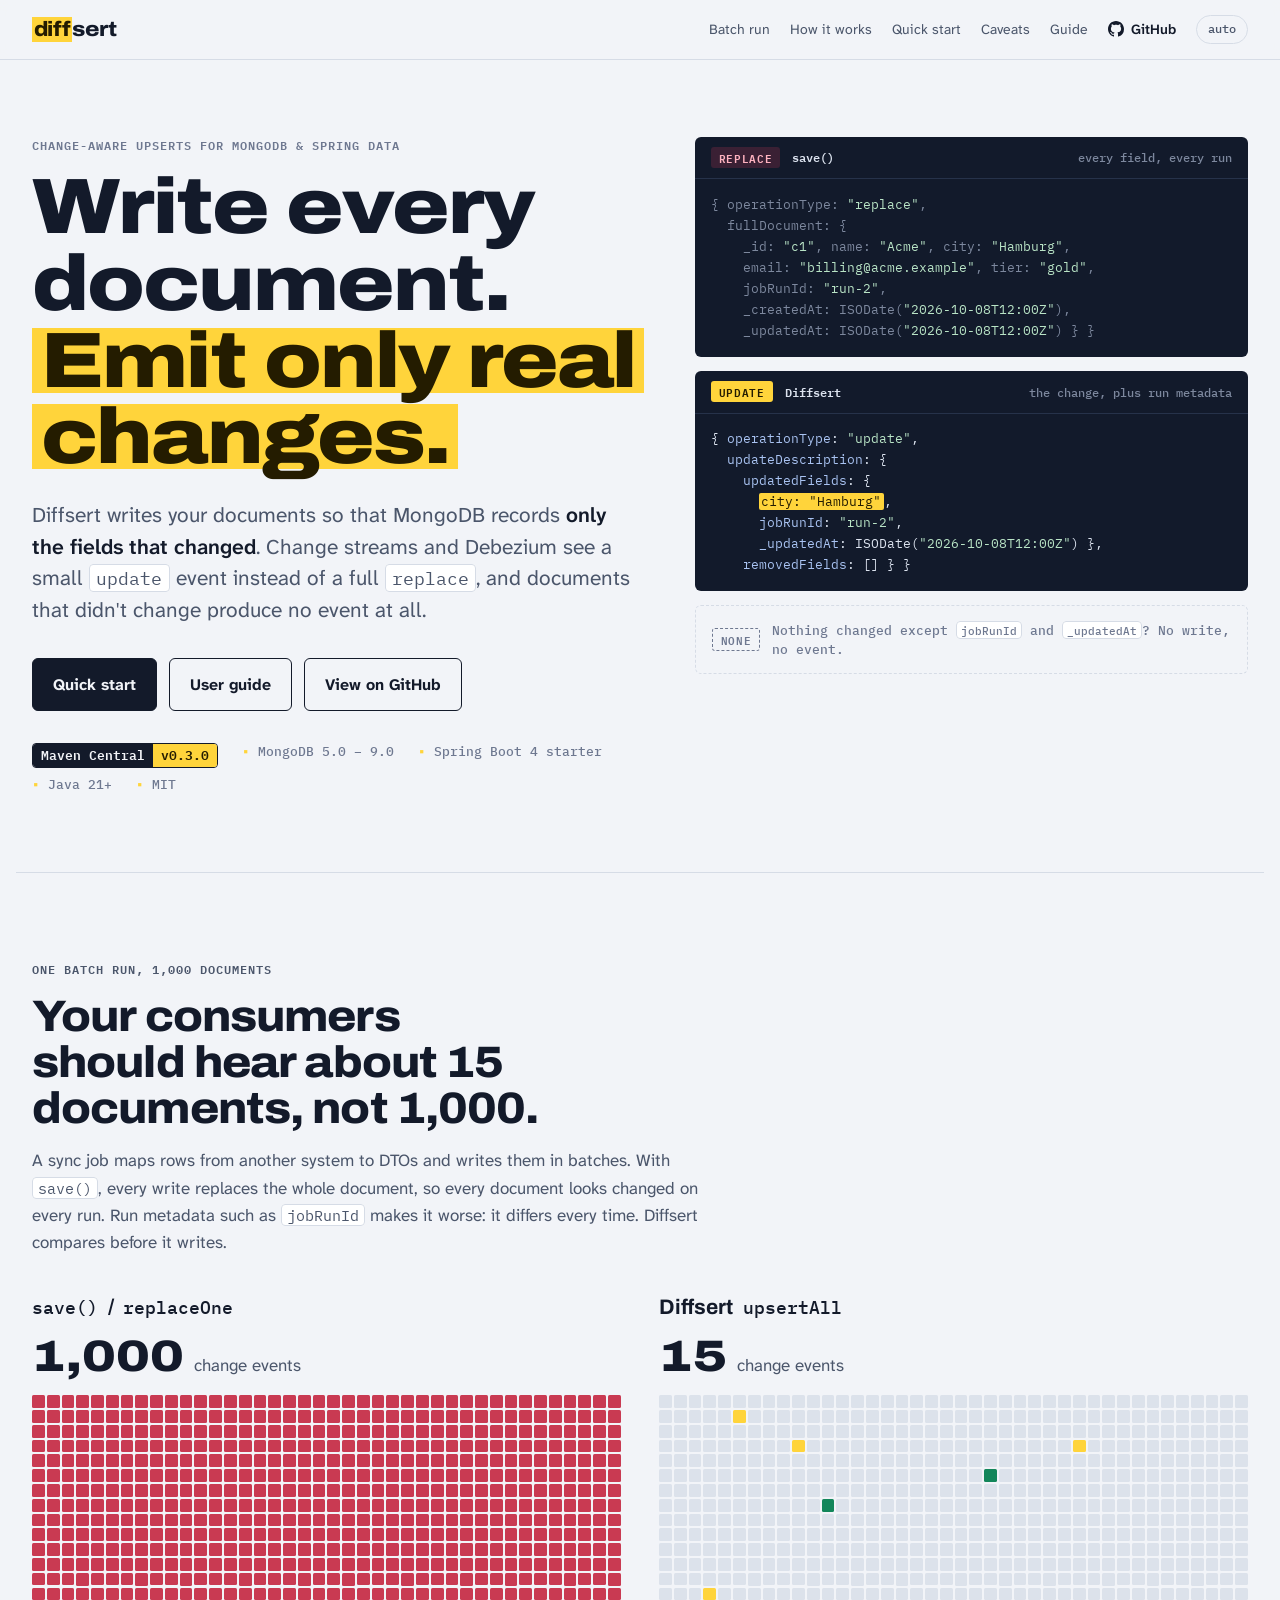
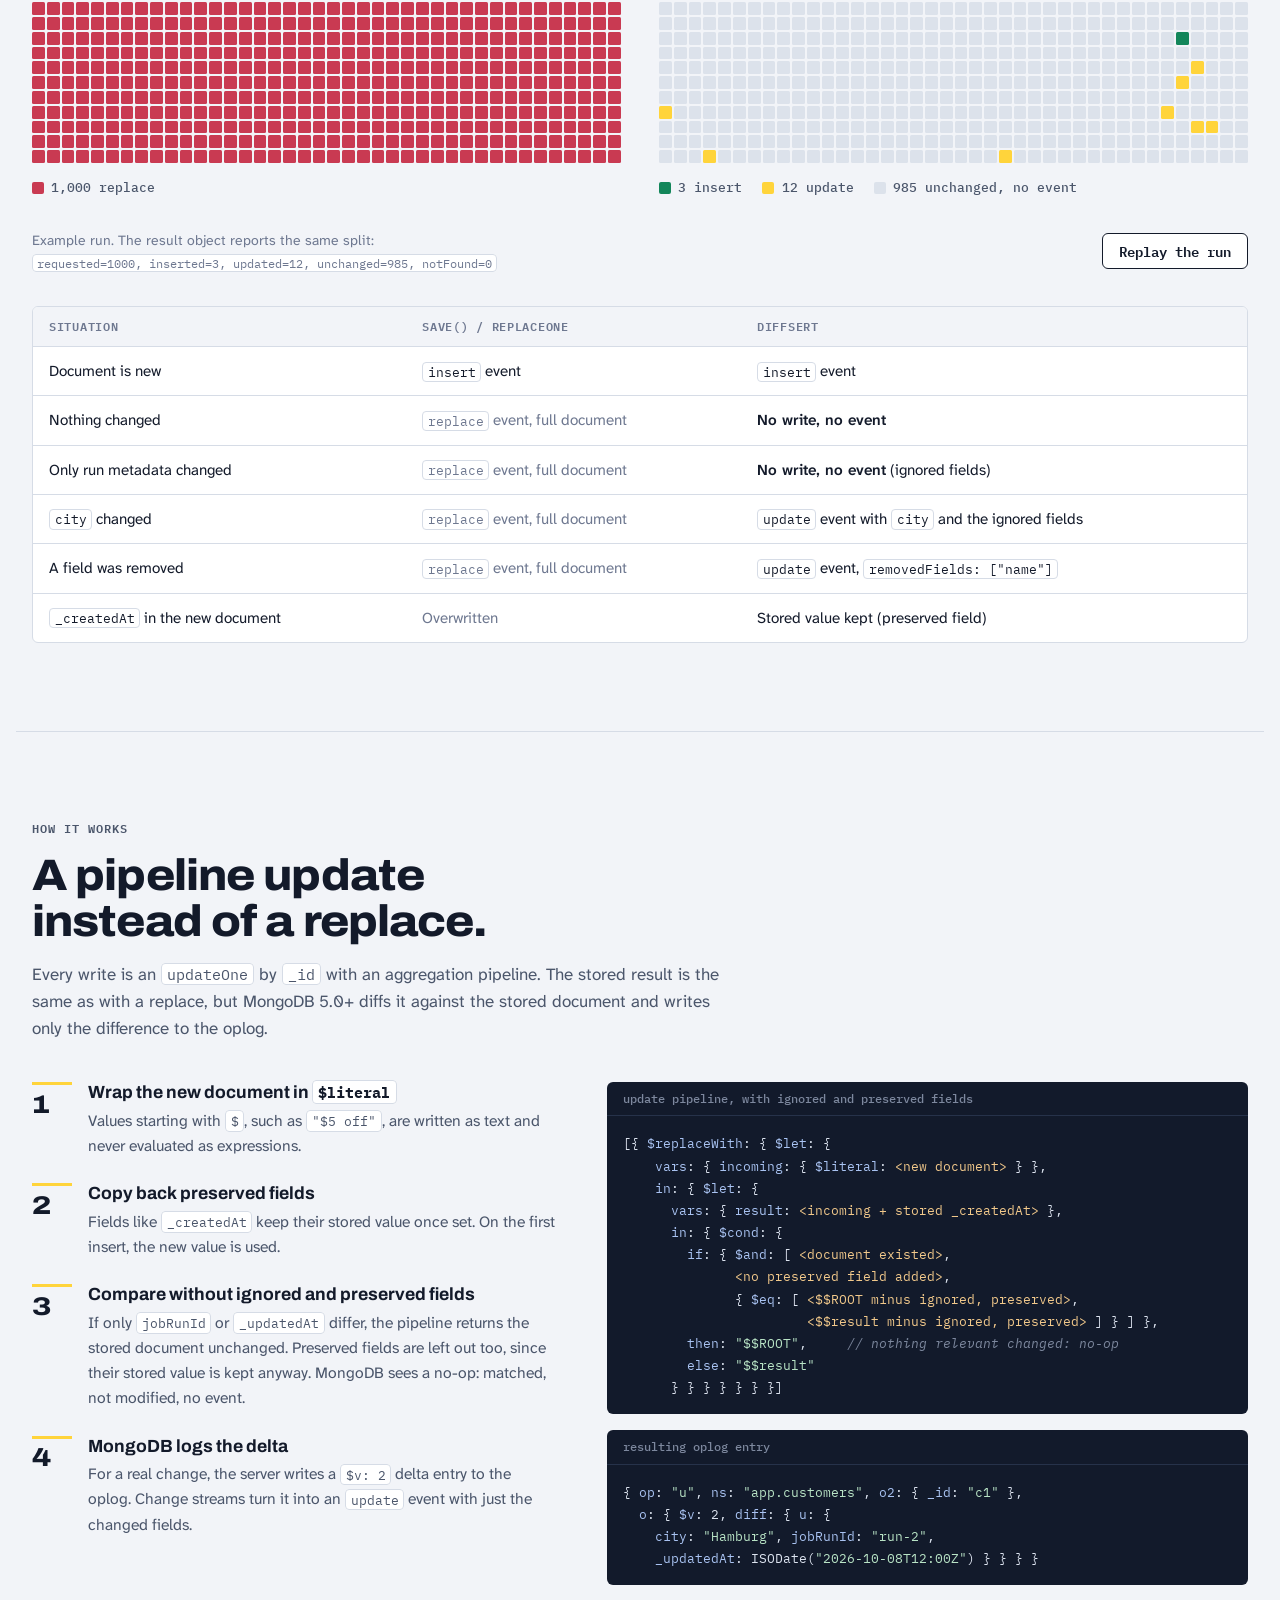
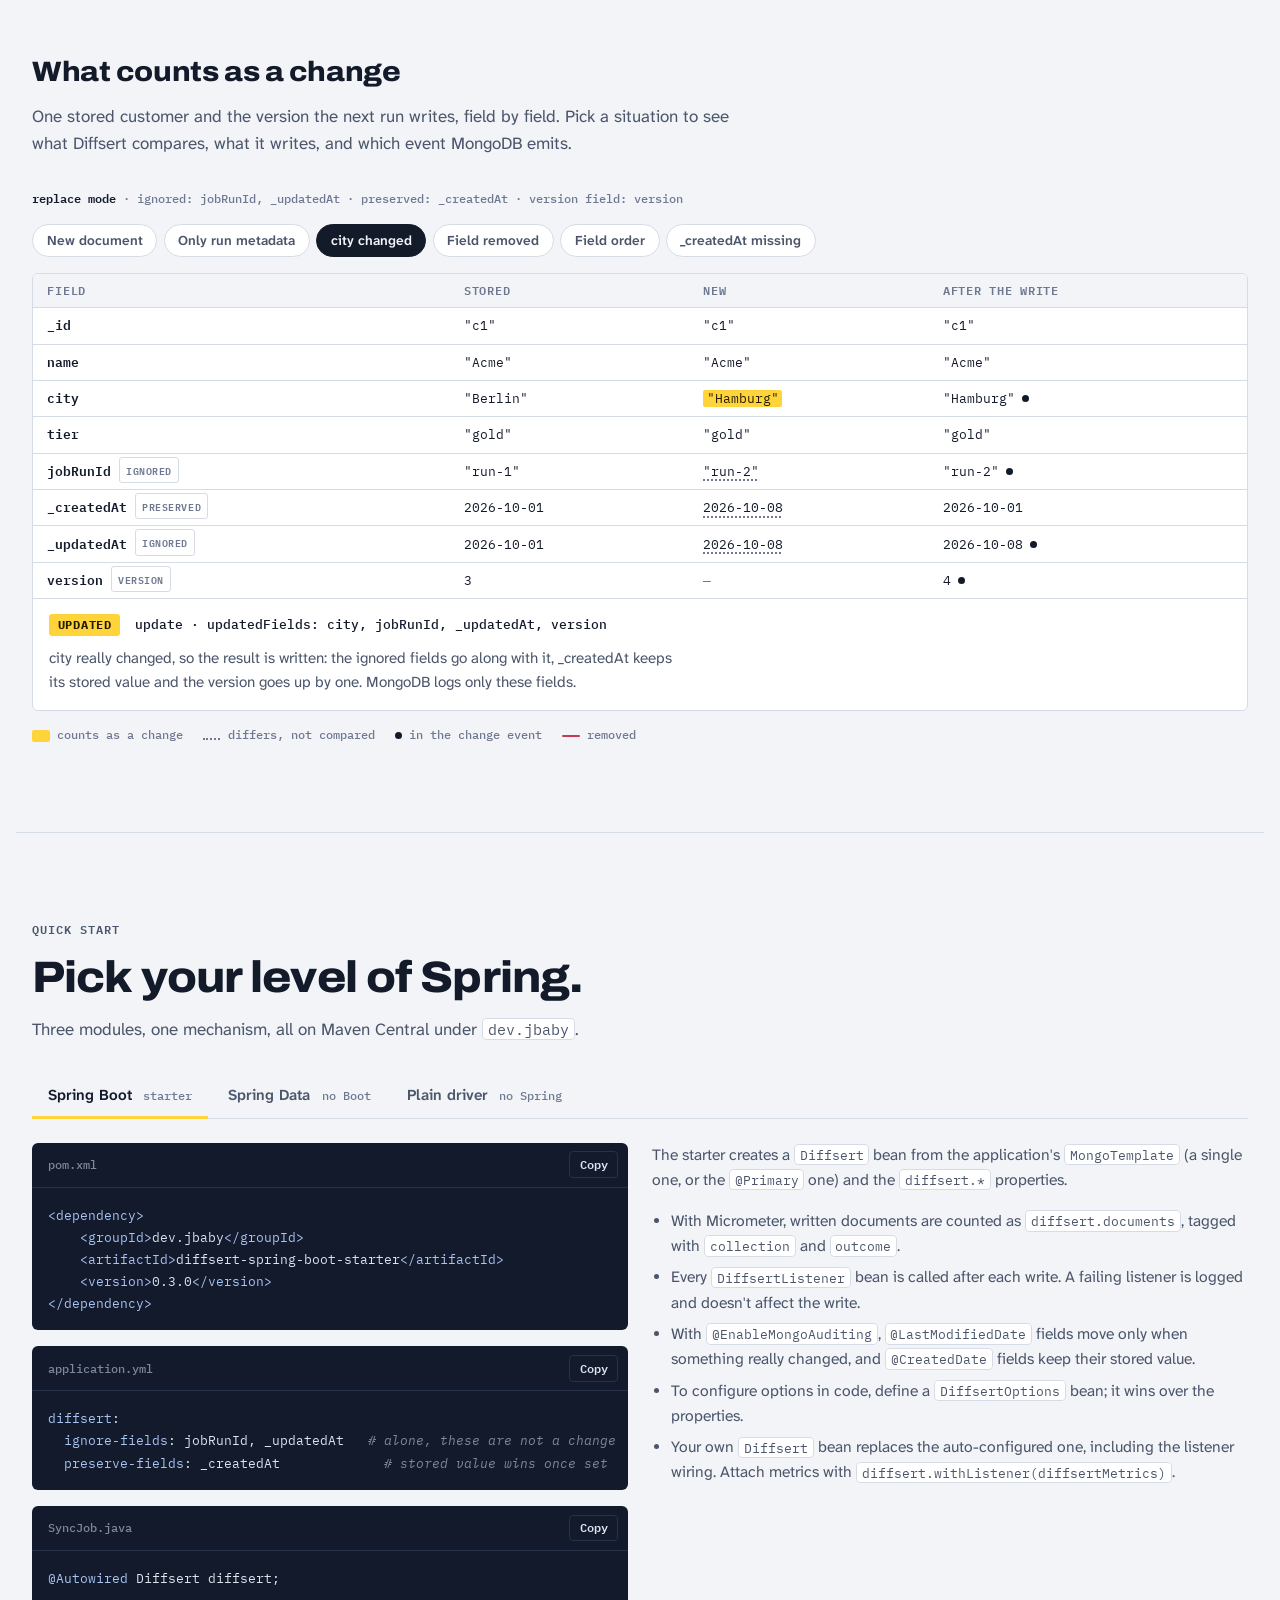
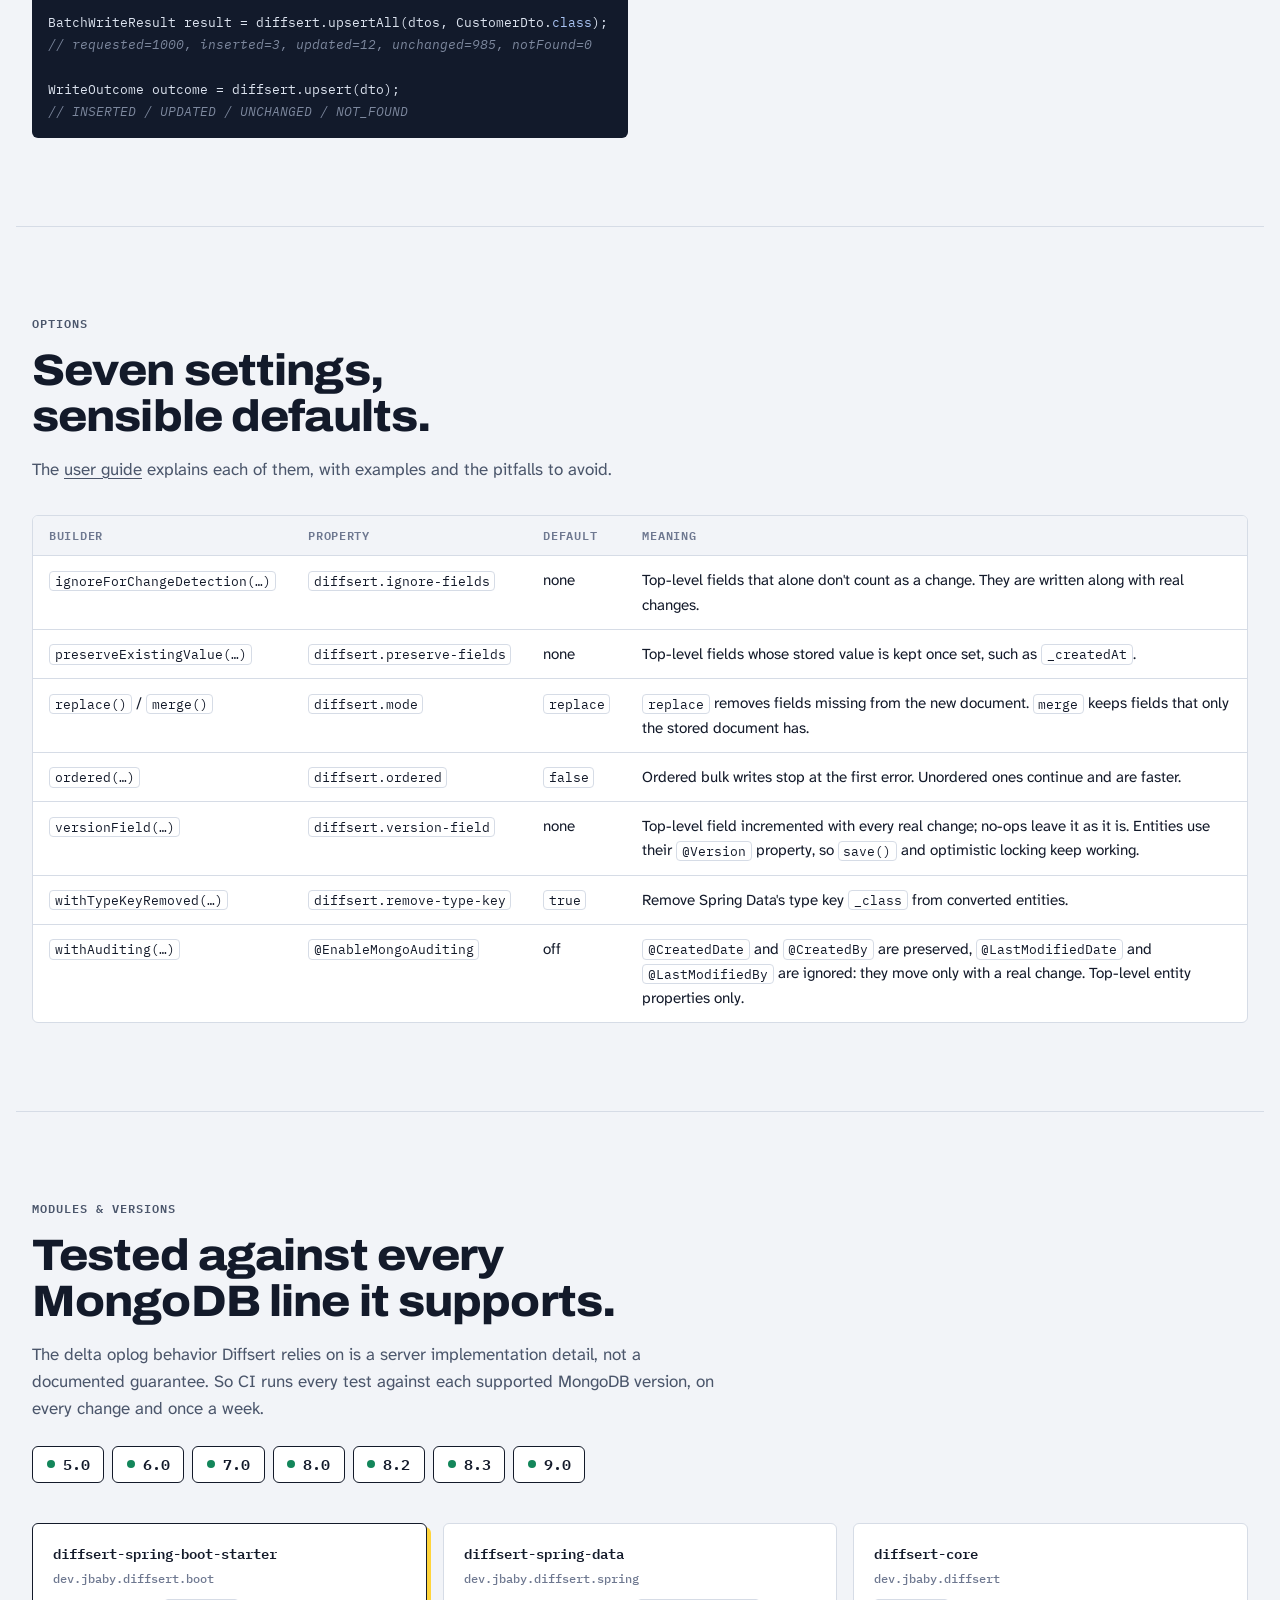
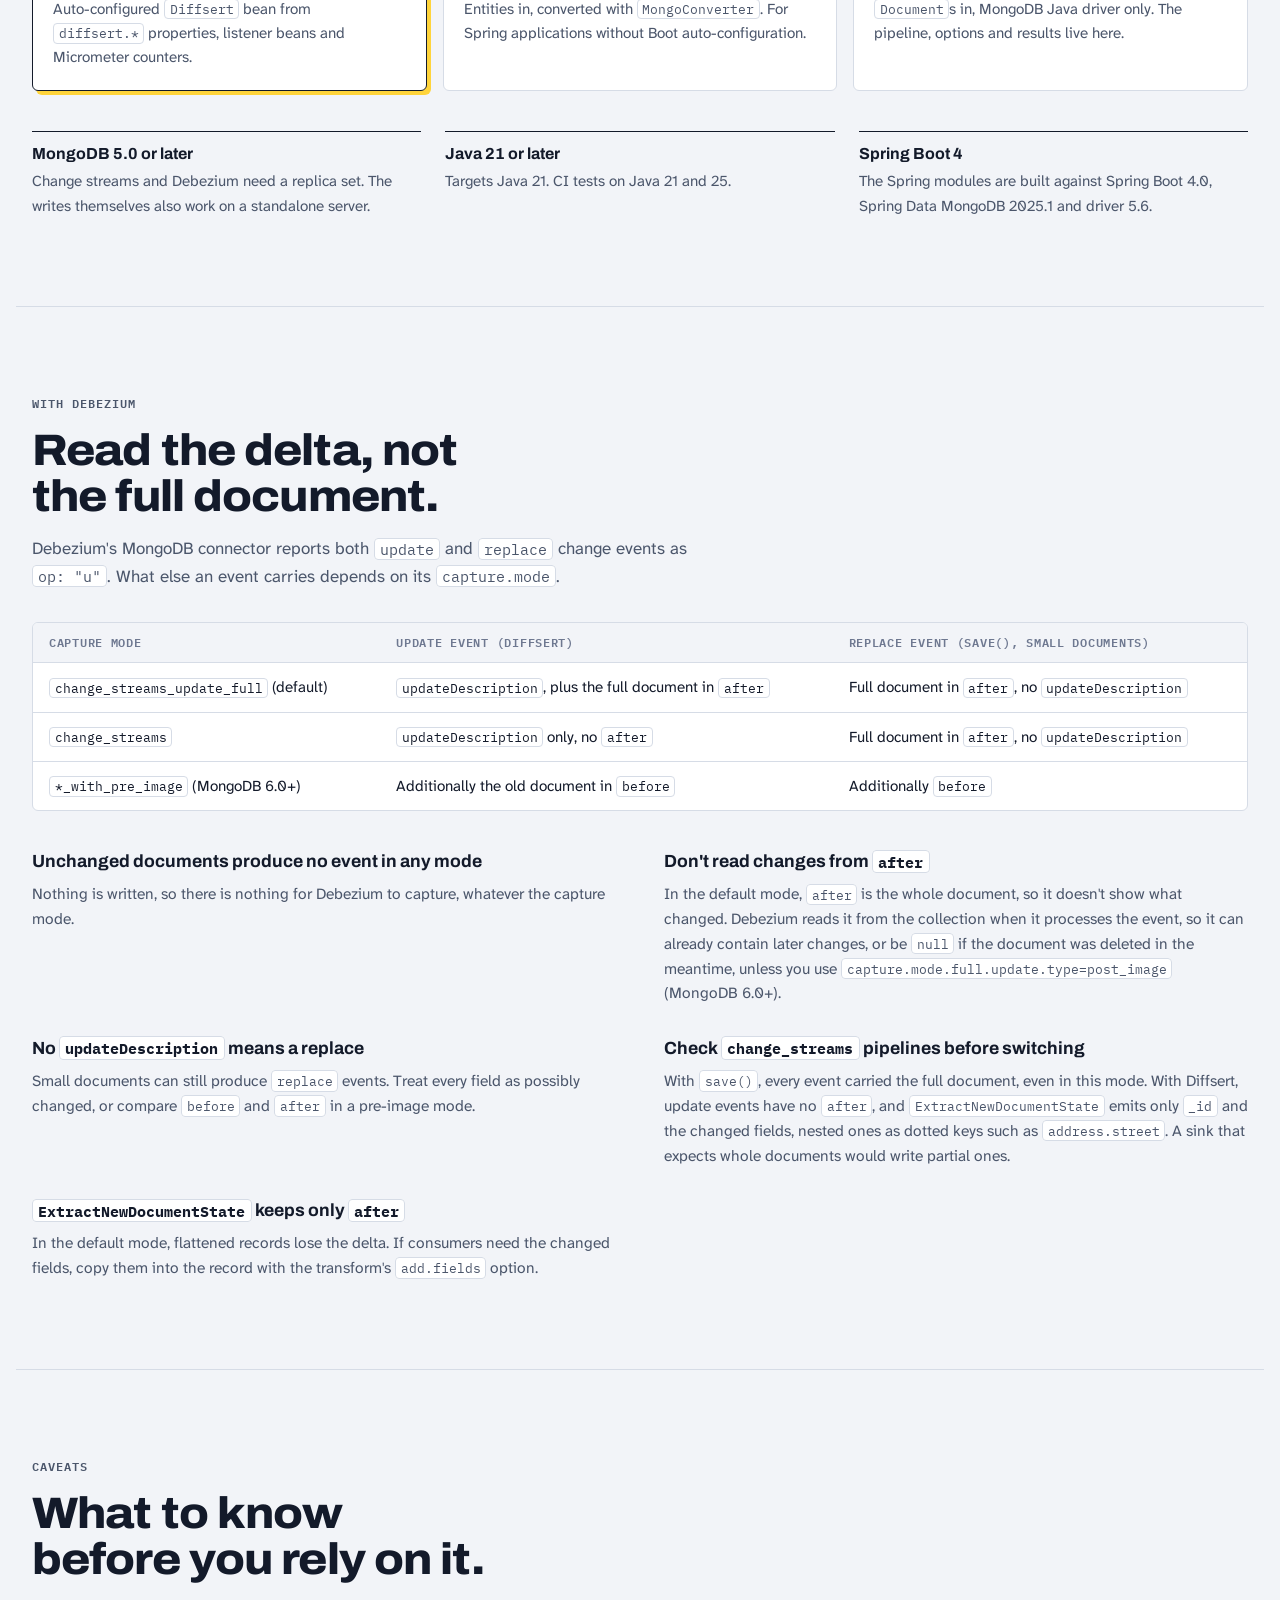
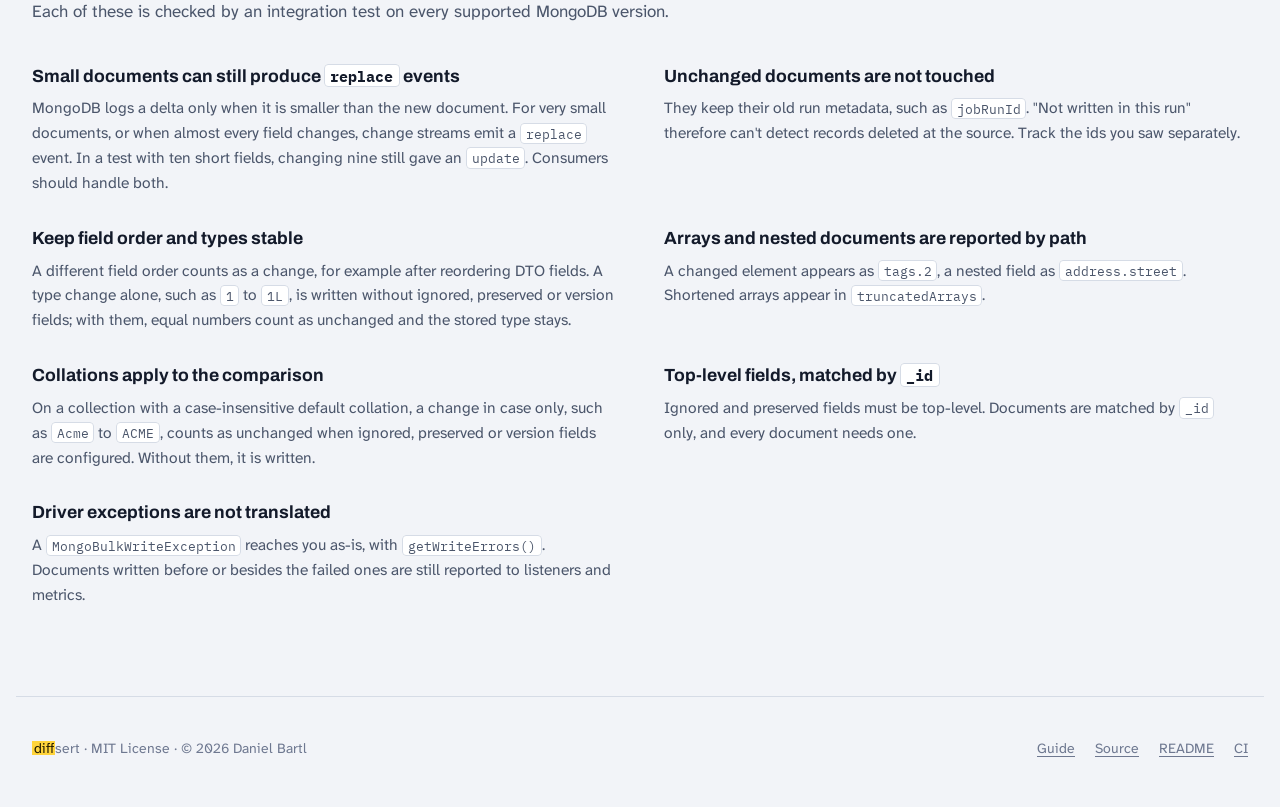
<file: site/index.html>
<!doctype html>
<html lang="en">
<head>
<meta charset="utf-8">
<meta name="viewport" content="width=device-width, initial-scale=1, viewport-fit=cover">
<title>Diffsert</title>
<meta name="description" content="Change-aware upserts for MongoDB and Spring Data MongoDB. Only fields that really changed reach the oplog, change streams and Debezium.">
<meta property="og:title" content="Diffsert">
<meta property="og:description" content="Write every document. Emit only real changes. Change-aware upserts for MongoDB and Spring Data MongoDB.">
<meta property="og:type" content="website">
<link rel="icon" href="data:image/svg+xml,%3Csvg xmlns='http://www.w3.org/2000/svg' viewBox='0 0 32 32'%3E%3Crect width='32' height='32' rx='6' fill='%23131A2A'/%3E%3Crect x='6' y='9' width='20' height='3' rx='1.5' fill='%235A6680'/%3E%3Crect x='6' y='15' width='20' height='4' rx='1' fill='%23FFD43B'/%3E%3Crect x='6' y='22' width='14' height='3' rx='1.5' fill='%235A6680'/%3E%3C/svg%3E">
<link rel="preconnect" href="https://fonts.googleapis.com">
<link rel="preconnect" href="https://fonts.gstatic.com" crossorigin>
<link rel="stylesheet" href="https://fonts.googleapis.com/css2?family=Archivo:wdth,wght@62..125,400..900&family=Atkinson+Hyperlegible+Next:ital,wght@0,400;0,600;0,700;1,400&family=IBM+Plex+Mono:wght@400;500;600&display=swap">
<link rel="stylesheet" href="site.css">
<style>
/* Layout: a change ledger. Left-aligned editorial column; a highlighter marks only what changed,
   and a 1,000-cell batch run is the page's central figure. */

/* ---------- hero ---------- */
.hero { padding-block: clamp(2.5rem, 6vw, 5rem) clamp(2.5rem, 5vw, 4rem); }
.hero .wrap {
  display: grid;
  grid-template-columns: minmax(0, 1.05fr) minmax(0, 0.95fr);
  gap: clamp(2rem, 4vw, 4rem);
  align-items: start;
}
@media (max-width: 960px) { .hero .wrap { grid-template-columns: minmax(0, 1fr); } }
.hero h1 {
  font-size: var(--step-4);
  font-weight: 850;
  font-stretch: 115%;
  letter-spacing: -0.025em;
  line-height: 0.98;
  margin-top: 1rem;
}
.hero h1 .quiet { font-weight: 500; font-stretch: 100%; color: var(--ink-2); display: block; }
.lede { margin-top: 1.5rem; max-width: 52ch; font-size: var(--step-1); line-height: 1.5; color: var(--ink-2); }
.lede strong { color: var(--ink); font-weight: 600; }
.cta { display: flex; flex-wrap: wrap; gap: 0.75rem; margin-top: 2rem; }
.btn {
  display: inline-flex;
  align-items: center;
  gap: 0.5rem;
  font-weight: 700;
  font-size: 1rem;
  text-decoration: none;
  padding: 0.8rem 1.25rem;
  border-radius: var(--radius);
  border: 1.5px solid var(--ink);
}
.btn.primary { background: var(--ink); color: var(--paper); }
.btn.primary:hover { background: var(--hl); color: var(--hl-ink); border-color: var(--hl); text-decoration: none; }
.btn.ghost:hover { background: var(--surface); text-decoration: none; }
.facts {
  display: flex;
  flex-wrap: wrap;
  gap: 0.5rem 1.5rem;
  margin-top: 2rem;
  font: 500 0.82rem/1.4 var(--mono);
  color: var(--ink-3);
  padding: 0;
  list-style: none;
}
.facts li::before { content: "▪ "; color: var(--hl); }
.facts li.badge::before { content: none; }
.central {
  display: inline-flex;
  align-items: stretch;
  border: 1.5px solid var(--ink);
  border-radius: 4px;
  overflow: hidden;
  text-decoration: none;
  font-weight: 600;
  line-height: 1;
}
.central span { padding: 0.3rem 0.5rem; }
.central .label { background: var(--ink); color: var(--paper); }
.central .ver { background: var(--hl); color: var(--hl-ink); font-variant-numeric: tabular-nums; }
.central:hover { text-decoration: none; }
.central:hover .label { background: var(--ink-2); }

/* events card in the hero */
.events { display: grid; gap: 0.9rem; min-width: 0; }
.event {
  background: var(--code-bg);
  color: var(--code-fg);
  border-radius: var(--radius);
  overflow: hidden;
  min-width: 0;
}
.event header {
  display: flex;
  align-items: center;
  gap: 0.75rem;
  padding: 0.65rem 1rem;
  border-bottom: 1px solid var(--code-rule);
  font: 500 0.78rem/1.3 var(--mono);
  color: var(--code-dim);
}
.event header b { color: var(--code-fg); font-weight: 600; }
.pill {
  font: 600 0.7rem/1 var(--mono);
  letter-spacing: 0.06em;
  text-transform: uppercase;
  padding: 0.3rem 0.5rem;
  border-radius: 3px;
}
.pill.replace { background: color-mix(in srgb, var(--replace) 22%, transparent); color: #FFB3C0; }
.pill.update { background: var(--hl); color: var(--hl-ink); }
.pill.none { border: 1px dashed var(--code-dim); color: var(--code-dim); }
.event header .note { margin-left: auto; text-align: right; }
.event pre { margin: 0; padding: 0.9rem 1rem 1rem; font-size: 0.82rem; line-height: 1.6; overflow-x: auto; }
.event.noisy pre { color: var(--code-dim); }
.event.noisy pre .k { color: var(--code-dim); }
.mark-line { background: var(--hl); color: var(--hl-ink); border-radius: 2px; padding-inline: 0.2em; }
.event .k { color: var(--code-key); }
.event .s { color: var(--code-str); }
.event .c { color: var(--code-dim); font-style: italic; }
.mark-line .k, .mark-line .s { color: var(--hl-ink); }
.silent {
  border: 1.5px dashed var(--rule);
  border-radius: var(--radius);
  padding: 0.9rem 1rem;
  display: flex;
  gap: 0.75rem;
  align-items: center;
  font: 500 0.82rem/1.45 var(--mono);
  color: var(--ink-3);
}
.silent .pill.none { border-color: var(--ink-3); color: var(--ink-3); }
.events-cap { font-size: var(--step--1); color: var(--ink-3); }

/* ---------- sections ---------- */
section { padding-block: clamp(3rem, 7vw, 5.5rem); border-top: 1px solid var(--rule); }
.sec-head { display: grid; gap: 1rem; max-width: var(--measure); }
.sec-head h2 { font-size: var(--step-3); font-weight: 800; font-stretch: 108%; letter-spacing: -0.02em; }
.sec-head p { color: var(--ink-2); }
.prose { max-width: var(--measure); display: grid; gap: 1rem; color: var(--ink-2); }
.prose strong { color: var(--ink); }

/* ---------- batch run (waffle) ---------- */
.run-grid {
  display: grid;
  grid-template-columns: repeat(2, minmax(0, 1fr));
  gap: clamp(1.5rem, 3vw, 3rem);
  margin-top: 2.5rem;
}
@media (max-width: 820px) { .run-grid { grid-template-columns: minmax(0, 1fr); } }
.run-panel { display: grid; gap: 1rem; min-width: 0; align-content: start; }
.run-panel h3 { font-size: var(--step-1); font-weight: 700; font-stretch: 100%; display: flex; gap: 0.6rem; align-items: baseline; flex-wrap: wrap; }
.run-panel h3 code { font-size: 0.85em; font-weight: 500; }
.tally { display: flex; align-items: baseline; gap: 0.6rem; }
.tally .num {
  font-family: var(--display);
  font-weight: 850;
  font-stretch: 120%;
  font-size: var(--step-3);
  line-height: 1;
  font-variant-numeric: tabular-nums;
}
.tally .unit { color: var(--ink-2); }
.waffle {
  display: grid;
  grid-template-columns: repeat(40, minmax(0, 1fr));
  gap: 2px;
  max-width: 100%;
}
.waffle i { display: block; aspect-ratio: 1; border-radius: 1.5px; background: var(--cell); }
.waffle i.replace { background: var(--replace); }
.waffle i.update { background: var(--hl); }
.waffle i.insert { background: var(--insert); }
.waffle.sweeping i:not(.on) { background: var(--cell); }
.legend { display: flex; flex-wrap: wrap; gap: 0.5rem 1.25rem; font: 500 0.8rem/1.4 var(--mono); color: var(--ink-2); padding: 0; margin: 0; list-style: none; }
.legend li { display: inline-flex; gap: 0.45rem; align-items: center; font-variant-numeric: tabular-nums; }
.legend i { width: 0.75rem; height: 0.75rem; border-radius: 2px; display: inline-block; background: var(--cell); }
.legend i.replace { background: var(--replace); }
.legend i.update { background: var(--hl); }
.legend i.insert { background: var(--insert); }
.run-foot { display: flex; flex-wrap: wrap; gap: 1rem; align-items: center; justify-content: space-between; margin-top: 2rem; }
.run-foot p { color: var(--ink-3); font-size: var(--step--1); max-width: 60ch; }
.replay {
  font: 600 0.85rem/1 var(--mono);
  background: var(--surface);
  color: var(--ink);
  border: 1.5px solid var(--ink);
  border-radius: var(--radius);
  padding: 0.65rem 1rem;
  cursor: pointer;
}
.replay:hover { background: var(--hl); color: var(--hl-ink); border-color: var(--hl); }
.replay:disabled { opacity: 0.5; cursor: progress; }

/* ---------- situations table ---------- */
td.bad { color: var(--ink-3); }
td.good strong { font-weight: 600; }

/* ---------- how it works ---------- */
.how { display: grid; grid-template-columns: minmax(0, 0.9fr) minmax(0, 1.1fr); gap: clamp(2rem, 4vw, 4rem); margin-top: 2.5rem; align-items: start; }
@media (max-width: 960px) { .how { grid-template-columns: minmax(0, 1fr); } }
.steps { list-style: none; padding: 0; margin: 0; display: grid; gap: 1.5rem; counter-reset: step; }
.steps li { display: grid; grid-template-columns: 2.5rem minmax(0, 1fr); gap: 0.25rem 1rem; counter-increment: step; }
.steps li::before {
  content: counter(step);
  grid-row: span 2;
  font: 800 1.6rem/1 var(--display);
  font-stretch: 120%;
  color: var(--ink);
  border-top: 3px solid var(--hl);
  padding-top: 0.4rem;
}
.steps h3 { font-size: 1.1rem; font-weight: 700; font-stretch: 100%; line-height: 1.3; }
.steps p { color: var(--ink-2); font-size: 0.98rem; }

/* ---------- what counts as a change ---------- */
.sec-head.sub { margin-top: clamp(3rem, 6vw, 4.5rem); }
.sec-head.sub h3 { font-size: var(--step-2); font-weight: 800; font-stretch: 108%; letter-spacing: -0.015em; }
#changes { scroll-margin-top: 5rem; }

/* ---------- quick start ---------- */
.tabs { display: flex; flex-wrap: wrap; gap: 0.25rem; margin-top: 2rem; border-bottom: 1px solid var(--rule); }
.tab {
  font: 600 0.95rem/1 var(--body);
  background: none;
  color: var(--ink-2);
  border: 0;
  border-bottom: 3px solid transparent;
  padding: 0.85rem 1rem 0.75rem;
  margin-bottom: -1px;
  cursor: pointer;
}
.tab:hover { color: var(--ink); }
.tab[aria-selected="true"] { color: var(--ink); border-bottom-color: var(--hl); }
.tab small { font: 500 0.72rem/1 var(--mono); color: var(--ink-3); margin-left: 0.4rem; }
.panel { display: grid; grid-template-columns: minmax(0, 1fr) minmax(0, 1fr); gap: 1.5rem; margin-top: 1.5rem; align-items: start; }
@media (max-width: 960px) { .panel { grid-template-columns: minmax(0, 1fr); } }
.panel .prose { font-size: 0.98rem; }
.panel ul { margin: 0; padding-left: 1.2rem; display: grid; gap: 0.4rem; }

/* ---------- options ---------- */
.opt-table td:first-child code, .opt-table td:nth-child(2) code { white-space: nowrap; }

/* ---------- versions ---------- */
.versions { display: flex; flex-wrap: wrap; gap: 0.5rem; margin-top: 1.5rem; padding: 0; list-style: none; }
.versions li {
  font: 600 0.95rem/1 var(--mono);
  padding: 0.6rem 0.85rem;
  border: 1.5px solid var(--ink);
  border-radius: var(--radius);
  background: var(--surface);
  display: inline-flex;
  gap: 0.5rem;
  align-items: center;
}
.versions li::before { content: ""; width: 0.5rem; height: 0.5rem; border-radius: 50%; background: var(--insert); }
.req { display: grid; grid-template-columns: repeat(3, minmax(0, 1fr)); gap: 1.5rem; margin-top: 2.5rem; }
@media (max-width: 820px) { .req { grid-template-columns: minmax(0, 1fr); } }
.req div { border-top: 1.5px solid var(--ink); padding-top: 0.9rem; display: grid; gap: 0.4rem; align-content: start; }
.req h3 { font-size: 1rem; font-weight: 700; font-stretch: 100%; }
.req p { color: var(--ink-2); font-size: 0.95rem; }

/* ---------- modules ---------- */
.modules { display: grid; grid-template-columns: repeat(3, minmax(0, 1fr)); gap: 1rem; margin-top: 2.5rem; }
@media (max-width: 900px) { .modules { grid-template-columns: minmax(0, 1fr); } }
.module {
  background: var(--surface);
  border: 1px solid var(--rule);
  border-radius: var(--radius);
  padding: 1.25rem;
  display: grid;
  gap: 0.6rem;
  align-content: start;
  min-width: 0;
}
.module .art { font: 600 0.88rem/1.3 var(--mono); overflow-wrap: anywhere; }
.module .pkg { font: 500 0.75rem/1.3 var(--mono); color: var(--ink-3); overflow-wrap: anywhere; }
.module p { color: var(--ink-2); font-size: 0.95rem; }
.module.lead { border-color: var(--ink); box-shadow: 4px 4px 0 var(--hl); }

/* ---------- caveats ---------- */
.caveats { list-style: none; padding: 0; margin: 2.5rem 0 0; display: grid; grid-template-columns: repeat(2, minmax(0, 1fr)); gap: 2rem 3rem; }
@media (max-width: 820px) { .caveats { grid-template-columns: minmax(0, 1fr); } }
.caveats li { display: grid; gap: 0.5rem; align-content: start; }
.caveats h3 { font-size: 1.1rem; font-weight: 700; font-stretch: 100%; line-height: 1.3; }
.caveats p { color: var(--ink-2); font-size: 0.97rem; }

</style>
</head>
<body>

<header class="top">
  <div class="wrap">
    <a class="mark" href="#" aria-label="Diffsert home"><span class="hl">diff</span>sert</a>
    <nav class="nav" aria-label="Sections">
      <a class="sec" href="#run">Batch run</a>
      <a class="sec" href="#how">How it works</a>
      <a class="sec" href="#start">Quick start</a>
      <a class="sec" href="#caveats">Caveats</a>
      <a href="guide.html">Guide</a>
      <a class="gh" href="https://github.com/danielbartl/diffsert">
        <svg width="16" height="16" viewBox="0 0 16 16" aria-hidden="true" fill="currentColor"><path d="M8 0C3.58 0 0 3.58 0 8c0 3.54 2.29 6.53 5.47 7.59.4.07.55-.17.55-.38 0-.19-.01-.82-.01-1.49-2.01.37-2.53-.49-2.69-.94-.09-.23-.48-.94-.82-1.13-.28-.15-.68-.52-.01-.53.63-.01 1.08.58 1.23.82.72 1.21 1.87.87 2.33.66.07-.52.28-.87.51-1.07-1.78-.2-3.64-.89-3.64-3.95 0-.87.31-1.59.82-2.15-.08-.2-.36-1.02.08-2.12 0 0 .67-.21 2.2.82.64-.18 1.32-.27 2-.27.68 0 1.36.09 2 .27 1.53-1.04 2.2-.82 2.2-.82.44 1.1.16 1.92.08 2.12.51.56.82 1.27.82 2.15 0 3.07-1.87 3.75-3.65 3.95.29.25.54.73.54 1.48 0 1.07-.01 1.93-.01 2.2 0 .21.15.46.55.38A8.013 8.013 0 0016 8c0-4.42-3.58-8-8-8z"/></svg>
        GitHub
      </a>
      <button class="theme-btn" id="theme-btn" type="button" aria-label="Color theme: system">auto</button>
    </nav>
  </div>
</header>

<main>
  <div class="hero">
    <div class="wrap">
      <div>
        <p class="eyebrow">Change-aware upserts for MongoDB &amp; Spring Data</p>
        <h1>Write every document. <span class="hl">Emit only real changes.</span></h1>
        <p class="lede">
          Diffsert writes your documents so that MongoDB records <strong>only the fields that changed</strong>.
          Change streams and Debezium see a small <code class="inline">update</code> event instead of a full
          <code class="inline">replace</code>, and documents that didn't change produce no event at all.
        </p>
        <div class="cta">
          <a class="btn primary" href="#start">Quick start</a>
          <a class="btn ghost" href="guide.html">User guide</a>
          <a class="btn ghost" href="https://github.com/danielbartl/diffsert">View on GitHub</a>
        </div>
        <ul class="facts">
          <li class="badge"><a class="central" href="https://central.sonatype.com/artifact/dev.jbaby/diffsert-spring-boot-starter" aria-label="Maven Central, latest version"><span class="label">Maven Central</span><span class="ver" id="central-version">v0.3.0</span></a></li>
          <li>MongoDB 5.0 – 9.0</li>
          <li>Spring Boot 4 starter</li>
          <li>Java 21+</li>
          <li>MIT</li>
        </ul>
      </div>

      <div class="events" aria-label="Change events for the same write">
        <div class="event noisy">
          <header><span class="pill replace">replace</span> <b>save()</b> <span class="note">every field, every run</span></header>
<pre><code>{ <span class="k">operationType</span>: <span class="s">"replace"</span>,
  <span class="k">fullDocument</span>: {
    <span class="k">_id</span>: <span class="s">"c1"</span>, <span class="k">name</span>: <span class="s">"Acme"</span>, <span class="k">city</span>: <span class="s">"Hamburg"</span>,
    <span class="k">email</span>: <span class="s">"billing@acme.example"</span>, <span class="k">tier</span>: <span class="s">"gold"</span>,
    <span class="k">jobRunId</span>: <span class="s">"run-2"</span>,
    <span class="k">_createdAt</span>: ISODate(<span class="s">"2026-10-08T12:00Z"</span>),
    <span class="k">_updatedAt</span>: ISODate(<span class="s">"2026-10-08T12:00Z"</span>) } }</code></pre>
        </div>
        <div class="event">
          <header><span class="pill update">update</span> <b>Diffsert</b> <span class="note">the change, plus run metadata</span></header>
<pre><code>{ <span class="k">operationType</span>: <span class="s">"update"</span>,
  <span class="k">updateDescription</span>: {
    <span class="k">updatedFields</span>: {
      <span class="mark-line"><span class="k">city</span>: <span class="s">"Hamburg"</span></span>,
      <span class="k">jobRunId</span>: <span class="s">"run-2"</span>,
      <span class="k">_updatedAt</span>: ISODate(<span class="s">"2026-10-08T12:00Z"</span>) },
    <span class="k">removedFields</span>: [] } }</code></pre>
        </div>
        <div class="silent"><span class="pill none">none</span><span>Nothing changed except <code class="inline">jobRunId</code> and <code class="inline">_updatedAt</code>? No write, no event.</span></div>
      </div>
    </div>
  </div>

  <section id="run">
    <div class="wrap">
      <div class="sec-head">
        <p class="eyebrow">One batch run, 1,000 documents</p>
        <h2>Your consumers should hear about 15 documents, not 1,000.</h2>
        <p>
          A sync job maps rows from another system to DTOs and writes them in batches. With <code>save()</code>,
          every write replaces the whole document, so every document looks changed on every run. Run metadata such as
          <code>jobRunId</code> makes it worse: it differs every time. Diffsert compares before it writes.
        </p>
      </div>

      <div class="run-grid">
        <div class="run-panel">
          <h3><code>save()</code> / <code>replaceOne</code></h3>
          <div class="tally"><span class="num" id="count-save">1,000</span><span class="unit">change events</span></div>
          <div class="waffle" id="waffle-save" role="img" aria-label="1,000 documents, every one produces a replace event"></div>
          <ul class="legend"><li><i class="replace"></i>1,000 replace</li></ul>
        </div>
        <div class="run-panel">
          <h3>Diffsert <code>upsertAll</code></h3>
          <div class="tally"><span class="num" id="count-diff">15</span><span class="unit">change events</span></div>
          <div class="waffle" id="waffle-diff" role="img" aria-label="1,000 documents: 3 inserted, 12 updated, 985 unchanged with no event"></div>
          <ul class="legend">
            <li><i class="insert"></i>3 insert</li>
            <li><i class="update"></i>12 update</li>
            <li><i></i>985 unchanged, no event</li>
          </ul>
        </div>
      </div>
      <div class="run-foot">
        <p>Example run. The result object reports the same split:
          <code>requested=1000, inserted=3, updated=12, unchanged=985, notFound=0</code></p>
        <button class="replay" id="replay" type="button">Replay the run</button>
      </div>

      <div class="table-wrap">
        <table>
          <thead><tr><th scope="col">Situation</th><th scope="col"><code>save()</code> / <code>replaceOne</code></th><th scope="col">Diffsert</th></tr></thead>
          <tbody>
            <tr><td>Document is new</td><td><code>insert</code> event</td><td class="good"><code>insert</code> event</td></tr>
            <tr><td>Nothing changed</td><td class="bad"><code>replace</code> event, full document</td><td class="good"><strong>No write, no event</strong></td></tr>
            <tr><td>Only run metadata changed</td><td class="bad"><code>replace</code> event, full document</td><td class="good"><strong>No write, no event</strong> (ignored fields)</td></tr>
            <tr><td><code>city</code> changed</td><td class="bad"><code>replace</code> event, full document</td><td class="good"><code>update</code> event with <code>city</code> and the ignored fields</td></tr>
            <tr><td>A field was removed</td><td class="bad"><code>replace</code> event, full document</td><td class="good"><code>update</code> event, <code>removedFields: ["name"]</code></td></tr>
            <tr><td><code>_createdAt</code> in the new document</td><td class="bad">Overwritten</td><td class="good">Stored value kept (preserved field)</td></tr>
          </tbody>
        </table>
      </div>
    </div>
  </section>

  <section id="how">
    <div class="wrap">
      <div class="sec-head">
        <p class="eyebrow">How it works</p>
        <h2>A pipeline update instead of a replace.</h2>
        <p>
          Every write is an <code>updateOne</code> by <code>_id</code> with an aggregation pipeline. The stored result
          is the same as with a replace, but MongoDB 5.0+ diffs it against the stored document and writes only the
          difference to the oplog.
        </p>
      </div>

      <div class="how">
        <ol class="steps">
          <li>
            <h3>Wrap the new document in <code>$literal</code></h3>
            <p>Values starting with <code>$</code>, such as <code>"$5 off"</code>, are written as text and never evaluated as expressions.</p>
          </li>
          <li>
            <h3>Copy back preserved fields</h3>
            <p>Fields like <code>_createdAt</code> keep their stored value once set. On the first insert, the new value is used.</p>
          </li>
          <li>
            <h3>Compare without ignored and preserved fields</h3>
            <p>If only <code>jobRunId</code> or <code>_updatedAt</code> differ, the pipeline returns the stored document unchanged. Preserved fields are left out too, since their stored value is kept anyway. MongoDB sees a no-op: matched, not modified, no event.</p>
          </li>
          <li>
            <h3>MongoDB logs the delta</h3>
            <p>For a real change, the server writes a <code>$v: 2</code> delta entry to the oplog. Change streams turn it into an <code>update</code> event with just the changed fields.</p>
          </li>
        </ol>

        <div class="code-stack">
          <div class="code">
            <div class="bar">update pipeline, with ignored and preserved fields</div>
<pre><code>[{ <span class="k">$replaceWith</span>: { <span class="k">$let</span>: {
    <span class="k">vars</span>: { <span class="k">incoming</span>: { <span class="k">$literal</span>: <span class="t">&lt;new document&gt;</span> } },
    <span class="k">in</span>: { <span class="k">$let</span>: {
      <span class="k">vars</span>: { <span class="k">result</span>: <span class="t">&lt;incoming + stored _createdAt&gt;</span> },
      <span class="k">in</span>: { <span class="k">$cond</span>: {
        <span class="k">if</span>: { <span class="k">$and</span>: [ <span class="t">&lt;document existed&gt;</span>,
              <span class="t">&lt;no preserved field added&gt;</span>,
              { <span class="k">$eq</span>: [ <span class="t">&lt;$$ROOT minus ignored, preserved&gt;</span>,
                       <span class="t">&lt;$$result minus ignored, preserved&gt;</span> ] } ] },
        <span class="k">then</span>: <span class="s">"$$ROOT"</span>,     <span class="c">// nothing relevant changed: no-op</span>
        <span class="k">else</span>: <span class="s">"$$result"</span>
      } } } } } } }]</code></pre>
          </div>
          <div class="code">
            <div class="bar">resulting oplog entry</div>
<pre><code>{ <span class="k">op</span>: <span class="s">"u"</span>, <span class="k">ns</span>: <span class="s">"app.customers"</span>, <span class="k">o2</span>: { <span class="k">_id</span>: <span class="s">"c1"</span> },
  <span class="k">o</span>: { <span class="k">$v</span>: 2, <span class="k">diff</span>: { <span class="k">u</span>: {
    <span class="k">city</span>: <span class="s">"Hamburg"</span>, <span class="k">jobRunId</span>: <span class="s">"run-2"</span>,
    <span class="k">_updatedAt</span>: ISODate(<span class="s">"2026-10-08T12:00Z"</span>) } } } }</code></pre>
          </div>
        </div>
      </div>

      <div class="sec-head sub" id="changes">
        <h3>What counts as a change</h3>
        <p>
          One stored customer and the version the next run writes, field by field. Pick a situation to see what
          Diffsert compares, what it writes, and which event MongoDB emits.
        </p>
      </div>
      <figure class="explorer" data-scenarios="new metadata city removed order created">
        <figcaption class="sr">Change explorer: for each situation, the stored and the new document field by field, the document after the write, the outcome and the change event.</figcaption>
      </figure>
    </div>
  </section>

  <section id="start">
    <div class="wrap">
      <div class="sec-head">
        <p class="eyebrow">Quick start</p>
        <h2>Pick your level of Spring.</h2>
        <p>Three modules, one mechanism, all on Maven Central under <code>dev.jbaby</code>.</p>
      </div>

      <div class="tabs" role="tablist" aria-label="Integration">
        <button class="tab" role="tab" id="tab-boot" aria-controls="panel-boot" aria-selected="true" type="button">Spring Boot <small>starter</small></button>
        <button class="tab" role="tab" id="tab-data" aria-controls="panel-data" aria-selected="false" tabindex="-1" type="button">Spring Data <small>no Boot</small></button>
        <button class="tab" role="tab" id="tab-core" aria-controls="panel-core" aria-selected="false" tabindex="-1" type="button">Plain driver <small>no Spring</small></button>
      </div>

      <div class="panel" role="tabpanel" id="panel-boot" aria-labelledby="tab-boot">
        <div class="code-stack">
          <div class="code">
            <div class="bar">pom.xml <button class="copy" type="button">Copy</button></div>
<pre><code><span class="k">&lt;dependency&gt;</span>
    <span class="k">&lt;groupId&gt;</span>dev.jbaby<span class="k">&lt;/groupId&gt;</span>
    <span class="k">&lt;artifactId&gt;</span>diffsert-spring-boot-starter<span class="k">&lt;/artifactId&gt;</span>
    <span class="k">&lt;version&gt;</span>0.3.0<span class="k">&lt;/version&gt;</span>
<span class="k">&lt;/dependency&gt;</span></code></pre>
          </div>
          <div class="code">
            <div class="bar">application.yml <button class="copy" type="button">Copy</button></div>
<pre><code><span class="k">diffsert</span>:
  <span class="k">ignore-fields</span>: jobRunId, _updatedAt   <span class="c"># alone, these are not a change</span>
  <span class="k">preserve-fields</span>: _createdAt             <span class="c"># stored value wins once set</span></code></pre>
          </div>
          <div class="code">
            <div class="bar">SyncJob.java <button class="copy" type="button">Copy</button></div>
<pre><code><span class="k">@Autowired</span> Diffsert diffsert;

BatchWriteResult result = diffsert.upsertAll(dtos, CustomerDto.<span class="k">class</span>);
<span class="c">// requested=1000, inserted=3, updated=12, unchanged=985, notFound=0</span>

WriteOutcome outcome = diffsert.upsert(dto);
<span class="c">// INSERTED / UPDATED / UNCHANGED / NOT_FOUND</span></code></pre>
          </div>
        </div>
        <div class="prose">
          <p>The starter creates a <code>Diffsert</code> bean from the application's <code>MongoTemplate</code> (a single one, or the <code>@Primary</code> one) and the <code>diffsert.*</code> properties.</p>
          <ul>
            <li>With Micrometer, written documents are counted as <code>diffsert.documents</code>, tagged with <code>collection</code> and <code>outcome</code>.</li>
            <li>Every <code>DiffsertListener</code> bean is called after each write. A failing listener is logged and doesn't affect the write.</li>
            <li>With <code>@EnableMongoAuditing</code>, <code>@LastModifiedDate</code> fields move only when something really changed, and <code>@CreatedDate</code> fields keep their stored value.</li>
            <li>To configure options in code, define a <code>DiffsertOptions</code> bean; it wins over the properties.</li>
            <li>Your own <code>Diffsert</code> bean replaces the auto-configured one, including the listener wiring. Attach metrics with <code>diffsert.withListener(diffsertMetrics)</code>.</li>
          </ul>
        </div>
      </div>

      <div class="panel" role="tabpanel" id="panel-data" aria-labelledby="tab-data" hidden>
        <div class="code-stack">
          <div class="code">
            <div class="bar">pom.xml <button class="copy" type="button">Copy</button></div>
<pre><code><span class="k">&lt;dependency&gt;</span>
    <span class="k">&lt;groupId&gt;</span>dev.jbaby<span class="k">&lt;/groupId&gt;</span>
    <span class="k">&lt;artifactId&gt;</span>diffsert-spring-data<span class="k">&lt;/artifactId&gt;</span>
    <span class="k">&lt;version&gt;</span>0.3.0<span class="k">&lt;/version&gt;</span>
<span class="k">&lt;/dependency&gt;</span></code></pre>
          </div>
          <div class="code">
            <div class="bar">DiffsertConfig.java <button class="copy" type="button">Copy</button></div>
<pre><code>Diffsert diffsert = <span class="k">new</span> Diffsert(mongoTemplate, DiffsertOptions.builder()
        .ignoreForChangeDetection(<span class="s">"jobRunId"</span>, <span class="s">"_updatedAt"</span>)
        .preserveExistingValue(<span class="s">"_createdAt"</span>)
        .build());

diffsert.upsertAll(dtos, CustomerDto.<span class="k">class</span>);   <span class="c">// collection from @Document</span>
diffsert.upsertAll(dtos, <span class="s">"customers"</span>);         <span class="c">// or explicit</span></code></pre>
          </div>
        </div>
        <div class="prose">
          <p>Entities are converted the way <code>save()</code> converts them, with Spring Data's <code>MongoConverter</code>: <code>@Id</code>, <code>@Field</code> and custom converters apply. Every entity needs an id.</p>
          <ul>
            <li>The type key <code>_class</code> is removed by default; <code>withTypeKeyRemoved(false)</code> keeps it.</li>
            <li><code>withAuditing(auditingHandler)</code> handles <code>@CreatedDate</code>, <code>@LastModifiedDate</code> and friends; <code>Document</code>s are written as they are.</li>
            <li>A <code>@Version</code> property goes up by one with every real change, starting where <code>save()</code> starts, so optimistic locking in your application notices what Diffsert changed.</li>
            <li><code>update</code> and <code>updateAll</code> never insert.</li>
            <li>Only the conversion is like <code>save()</code>: entity callbacks, validation and save events don't run.</li>
            <li>Writes use the write concern of the client or database. One set on the template doesn't apply; use <code>withWriteConcern(...)</code>.</li>
            <li>Writes join a Spring-managed transaction (<code>MongoTransactionManager</code>, e.g. with <code>@Transactional</code>). Listeners and metrics are called when a write runs, so they also count writes that are rolled back later.</li>
            <li><code>toWriteModels(...)</code> returns the write models without executing them, for sessions without Spring or your own <code>bulkWrite</code>.</li>
          </ul>
        </div>
      </div>

      <div class="panel" role="tabpanel" id="panel-core" aria-labelledby="tab-core" hidden>
        <div class="code-stack">
          <div class="code">
            <div class="bar">pom.xml <button class="copy" type="button">Copy</button></div>
<pre><code><span class="k">&lt;dependency&gt;</span>
    <span class="k">&lt;groupId&gt;</span>dev.jbaby<span class="k">&lt;/groupId&gt;</span>
    <span class="k">&lt;artifactId&gt;</span>diffsert-core<span class="k">&lt;/artifactId&gt;</span>
    <span class="k">&lt;version&gt;</span>0.3.0<span class="k">&lt;/version&gt;</span>
<span class="k">&lt;/dependency&gt;</span></code></pre>
          </div>
          <div class="code">
            <div class="bar">Sync.java <button class="copy" type="button">Copy</button></div>
<pre><code>DiffsertWriter writer = <span class="k">new</span> DiffsertWriter(DiffsertOptions.builder()
        .ignoreForChangeDetection(<span class="s">"jobRunId"</span>, <span class="s">"_updatedAt"</span>)
        .build());

MongoCollection&lt;Document&gt; customers = database.getCollection(<span class="s">"customers"</span>);
BatchWriteResult result = writer.upsertAll(customers, documents);</code></pre>
          </div>
        </div>
        <div class="prose">
          <p><code>diffsert-core</code> depends only on the MongoDB Java driver. It takes plain <code>Document</code>s with an <code>_id</code>.</p>
          <ul>
            <li>The collection is passed per call, so its codecs and write concern apply as you configured them (acknowledged write concerns only).</li>
            <li><code>buildPipeline(document)</code> returns the update pipeline itself, if you want to run it your own way.</li>
            <li><code>withListener(...)</code> reports every write, including the succeeded part of a failed bulk write.</li>
          </ul>
        </div>
      </div>
    </div>
  </section>

  <section id="options">
    <div class="wrap">
      <div class="sec-head">
        <p class="eyebrow">Options</p>
        <h2>Seven settings, sensible defaults.</h2>
        <p>The <a href="guide.html">user guide</a> explains each of them, with examples and the pitfalls to avoid.</p>
      </div>
      <div class="table-wrap opt-table">
        <table>
          <thead><tr><th scope="col">Builder</th><th scope="col">Property</th><th scope="col">Default</th><th scope="col">Meaning</th></tr></thead>
          <tbody>
            <tr><td><code>ignoreForChangeDetection(…)</code></td><td><code>diffsert.ignore-fields</code></td><td>none</td><td>Top-level fields that alone don't count as a change. They are written along with real changes.</td></tr>
            <tr><td><code>preserveExistingValue(…)</code></td><td><code>diffsert.preserve-fields</code></td><td>none</td><td>Top-level fields whose stored value is kept once set, such as <code>_createdAt</code>.</td></tr>
            <tr><td><code>replace()</code> / <code>merge()</code></td><td><code>diffsert.mode</code></td><td><code>replace</code></td><td><code>replace</code> removes fields missing from the new document. <code>merge</code> keeps fields that only the stored document has.</td></tr>
            <tr><td><code>ordered(…)</code></td><td><code>diffsert.ordered</code></td><td><code>false</code></td><td>Ordered bulk writes stop at the first error. Unordered ones continue and are faster.</td></tr>
            <tr><td><code>versionField(…)</code></td><td><code>diffsert.version-field</code></td><td>none</td><td>Top-level field incremented with every real change; no-ops leave it as it is. Entities use their <code>@Version</code> property, so <code>save()</code> and optimistic locking keep working.</td></tr>
            <tr><td><code>withTypeKeyRemoved(…)</code></td><td><code>diffsert.remove-type-key</code></td><td><code>true</code></td><td>Remove Spring Data's type key <code>_class</code> from converted entities.</td></tr>
            <tr><td><code>withAuditing(…)</code></td><td><code>@EnableMongoAuditing</code></td><td>off</td><td><code>@CreatedDate</code> and <code>@CreatedBy</code> are preserved, <code>@LastModifiedDate</code> and <code>@LastModifiedBy</code> are ignored: they move only with a real change. Top-level entity properties only.</td></tr>
          </tbody>
        </table>
      </div>
    </div>
  </section>

  <section id="modules">
    <div class="wrap">
      <div class="sec-head">
        <p class="eyebrow">Modules &amp; versions</p>
        <h2>Tested against every MongoDB line it supports.</h2>
        <p>The delta oplog behavior Diffsert relies on is a server implementation detail, not a documented guarantee. So CI runs every test against each supported MongoDB version, on every change and once a week.</p>
      </div>
      <ul class="versions" aria-label="MongoDB versions tested in CI">
        <li>5.0</li><li>6.0</li><li>7.0</li><li>8.0</li><li>8.2</li><li>8.3</li><li>9.0</li>
      </ul>

      <div class="modules">
        <div class="module lead">
          <span class="art">diffsert-spring-boot-starter</span>
          <span class="pkg">dev.jbaby.diffsert.boot</span>
          <p>Auto-configured <code>Diffsert</code> bean from <code>diffsert.*</code> properties, listener beans and Micrometer counters.</p>
        </div>
        <div class="module">
          <span class="art">diffsert-spring-data</span>
          <span class="pkg">dev.jbaby.diffsert.spring</span>
          <p>Entities in, converted with <code>MongoConverter</code>. For Spring applications without Boot auto-configuration.</p>
        </div>
        <div class="module">
          <span class="art">diffsert-core</span>
          <span class="pkg">dev.jbaby.diffsert</span>
          <p><code>Document</code>s in, MongoDB Java driver only. The pipeline, options and results live here.</p>
        </div>
      </div>

      <div class="req">
        <div><h3>MongoDB 5.0 or later</h3><p>Change streams and Debezium need a replica set. The writes themselves also work on a standalone server.</p></div>
        <div><h3>Java 21 or later</h3><p>Targets Java 21. CI tests on Java 21 and 25.</p></div>
        <div><h3>Spring Boot 4</h3><p>The Spring modules are built against Spring Boot 4.0, Spring Data MongoDB 2025.1 and driver 5.6.</p></div>
      </div>
    </div>
  </section>

  <section id="debezium">
    <div class="wrap">
      <div class="sec-head">
        <p class="eyebrow">With Debezium</p>
        <h2>Read the delta, not the full document.</h2>
        <p>Debezium's MongoDB connector reports both <code>update</code> and <code>replace</code> change events as <code>op: "u"</code>. What else an event carries depends on its <code>capture.mode</code>.</p>
      </div>
      <div class="table-wrap">
        <table>
          <thead><tr><th scope="col">Capture mode</th><th scope="col">Update event (Diffsert)</th><th scope="col">Replace event (save(), small documents)</th></tr></thead>
          <tbody>
            <tr><td><code>change_streams_update_full</code> (default)</td><td><code>updateDescription</code>, plus the full document in <code>after</code></td><td>Full document in <code>after</code>, no <code>updateDescription</code></td></tr>
            <tr><td><code>change_streams</code></td><td><code>updateDescription</code> only, no <code>after</code></td><td>Full document in <code>after</code>, no <code>updateDescription</code></td></tr>
            <tr><td><code>*_with_pre_image</code> (MongoDB 6.0+)</td><td>Additionally the old document in <code>before</code></td><td>Additionally <code>before</code></td></tr>
          </tbody>
        </table>
      </div>
      <ul class="caveats">
        <li>
          <h3>Unchanged documents produce no event in any mode</h3>
          <p>Nothing is written, so there is nothing for Debezium to capture, whatever the capture mode.</p>
        </li>
        <li>
          <h3>Don't read changes from <code>after</code></h3>
          <p>In the default mode, <code>after</code> is the whole document, so it doesn't show what changed. Debezium reads it from the collection when it processes the event, so it can already contain later changes, or be <code>null</code> if the document was deleted in the meantime, unless you use <code>capture.mode.full.update.type=post_image</code> (MongoDB 6.0+).</p>
        </li>
        <li>
          <h3>No <code>updateDescription</code> means a replace</h3>
          <p>Small documents can still produce <code>replace</code> events. Treat every field as possibly changed, or compare <code>before</code> and <code>after</code> in a pre-image mode.</p>
        </li>
        <li>
          <h3>Check <code>change_streams</code> pipelines before switching</h3>
          <p>With <code>save()</code>, every event carried the full document, even in this mode. With Diffsert, update events have no <code>after</code>, and <code>ExtractNewDocumentState</code> emits only <code>_id</code> and the changed fields, nested ones as dotted keys such as <code>address.street</code>. A sink that expects whole documents would write partial ones.</p>
        </li>
        <li>
          <h3><code>ExtractNewDocumentState</code> keeps only <code>after</code></h3>
          <p>In the default mode, flattened records lose the delta. If consumers need the changed fields, copy them into the record with the transform's <code>add.fields</code> option.</p>
        </li>
      </ul>
    </div>
  </section>

  <section id="caveats">
    <div class="wrap">
      <div class="sec-head">
        <p class="eyebrow">Caveats</p>
        <h2>What to know before you rely on it.</h2>
        <p>Each of these is checked by an integration test on every supported MongoDB version.</p>
      </div>
      <ul class="caveats">
        <li>
          <h3>Small documents can still produce <code>replace</code> events</h3>
          <p>MongoDB logs a delta only when it is smaller than the new document. For very small documents, or when almost every field changes, change streams emit a <code>replace</code> event. In a test with ten short fields, changing nine still gave an <code>update</code>. Consumers should handle both.</p>
        </li>
        <li>
          <h3>Unchanged documents are not touched</h3>
          <p>They keep their old run metadata, such as <code>jobRunId</code>. "Not written in this run" therefore can't detect records deleted at the source. Track the ids you saw separately.</p>
        </li>
        <li>
          <h3>Keep field order and types stable</h3>
          <p>A different field order counts as a change, for example after reordering DTO fields. A type change alone, such as <code>1</code> to <code>1L</code>, is written without ignored, preserved or version fields; with them, equal numbers count as unchanged and the stored type stays.</p>
        </li>
        <li>
          <h3>Arrays and nested documents are reported by path</h3>
          <p>A changed element appears as <code>tags.2</code>, a nested field as <code>address.street</code>. Shortened arrays appear in <code>truncatedArrays</code>.</p>
        </li>
        <li>
          <h3>Collations apply to the comparison</h3>
          <p>On a collection with a case-insensitive default collation, a change in case only, such as <code>Acme</code> to <code>ACME</code>, counts as unchanged when ignored, preserved or version fields are configured. Without them, it is written.</p>
        </li>
        <li>
          <h3>Top-level fields, matched by <code>_id</code></h3>
          <p>Ignored and preserved fields must be top-level. Documents are matched by <code>_id</code> only, and every document needs one.</p>
        </li>
        <li>
          <h3>Driver exceptions are not translated</h3>
          <p>A <code>MongoBulkWriteException</code> reaches you as-is, with <code>getWriteErrors()</code>. Documents written before or besides the failed ones are still reported to listeners and metrics.</p>
        </li>
      </ul>
    </div>
  </section>
</main>

<footer>
  <div class="wrap">
    <span><span class="hl">diff</span>sert · MIT License · © 2026 Daniel Bartl</span>
    <span class="links">
      <a href="guide.html">Guide</a>
      <a href="https://github.com/danielbartl/diffsert">Source</a>
      <a href="https://github.com/danielbartl/diffsert/blob/main/README.md">README</a>
      <a href="https://github.com/danielbartl/diffsert/actions/workflows/ci.yml">CI</a>
    </span>
  </div>
</footer>

<script src="site.js"></script>
<script>
(function () {
  // ---------- Maven Central badge: latest version, with the built-in one as fallback ----------
  var ver = document.getElementById("central-version");
  if (window.fetch) {
    fetch("https://img.shields.io/maven-central/v/dev.jbaby/diffsert-spring-boot-starter.json")
      .then(function (r) { return r.ok ? r.json() : null; })
      .then(function (d) { if (d && /^v\d+\.\d+\.\d+$/.test(d.value)) ver.textContent = d.value; })
      .catch(function () {});
  }

  // ---------- batch run waffles ----------
  var N = 1000;
  // Deterministic scatter of the 15 changed documents in the example run.
  var seed = 20261008;
  function rand() { seed = (seed * 1103515245 + 12345) % 2147483648; return seed / 2147483648; }
  var kinds = new Array(N).fill("");
  var placed = 0;
  while (placed < 15) {
    var i = Math.floor(rand() * N);
    if (kinds[i]) continue;
    kinds[i] = placed < 3 ? "insert" : "update";
    placed++;
  }
  function build(el, kindOf) {
    var frag = document.createDocumentFragment();
    for (var j = 0; j < N; j++) {
      var cell = document.createElement("i");
      var k = kindOf(j);
      if (k) cell.className = k;
      frag.appendChild(cell);
    }
    el.appendChild(frag);
    return el.children;
  }
  var saveCells = build(document.getElementById("waffle-save"), function () { return "replace"; });
  var diffCells = build(document.getElementById("waffle-diff"), function (j) { return kinds[j]; });

  // ---------- replay: sweep through the run, counting events as they fire ----------
  var replay = document.getElementById("replay");
  var countSave = document.getElementById("count-save");
  var countDiff = document.getElementById("count-diff");
  var reduced = window.matchMedia && window.matchMedia("(prefers-reduced-motion: reduce)").matches;
  function fmt(n) { return n.toLocaleString("en-US"); }
  replay.addEventListener("click", function () {
    if (reduced) return;
    replay.disabled = true;
    var waffles = [document.getElementById("waffle-save"), document.getElementById("waffle-diff")];
    waffles.forEach(function (w) { w.classList.add("sweeping"); });
    for (var j = 0; j < N; j++) { saveCells[j].classList.remove("on"); diffCells[j].classList.remove("on"); }
    var done = 0, events = 0, start = null, duration = 2200;
    function frame(t) {
      if (start === null) start = t;
      var target = Math.min(N, Math.round(((t - start) / duration) * N));
      for (; done < target; done++) {
        saveCells[done].classList.add("on");
        diffCells[done].classList.add("on");
        if (kinds[done]) events++;
      }
      countSave.textContent = fmt(done);
      countDiff.textContent = fmt(events);
      if (done < N) { requestAnimationFrame(frame); return; }
      waffles.forEach(function (w) { w.classList.remove("sweeping"); });
      replay.disabled = false;
    }
    requestAnimationFrame(frame);
  });
  if (reduced) replay.hidden = true;

  // ---------- tabs ----------
  var tabs = Array.prototype.slice.call(document.querySelectorAll('.tabs [role="tab"]'));
  function select(tab) {
    tabs.forEach(function (t) {
      var on = t === tab;
      t.setAttribute("aria-selected", on ? "true" : "false");
      t.tabIndex = on ? 0 : -1;
      document.getElementById(t.getAttribute("aria-controls")).hidden = !on;
    });
  }
  tabs.forEach(function (tab, idx) {
    tab.addEventListener("click", function () { select(tab); });
    tab.addEventListener("keydown", function (e) {
      var d = e.key === "ArrowRight" ? 1 : e.key === "ArrowLeft" ? -1 : 0;
      if (!d) return;
      var next = tabs[(idx + d + tabs.length) % tabs.length];
      select(next);
      next.focus();
    });
  });
})();
</script>
</body>
</html>
</file>
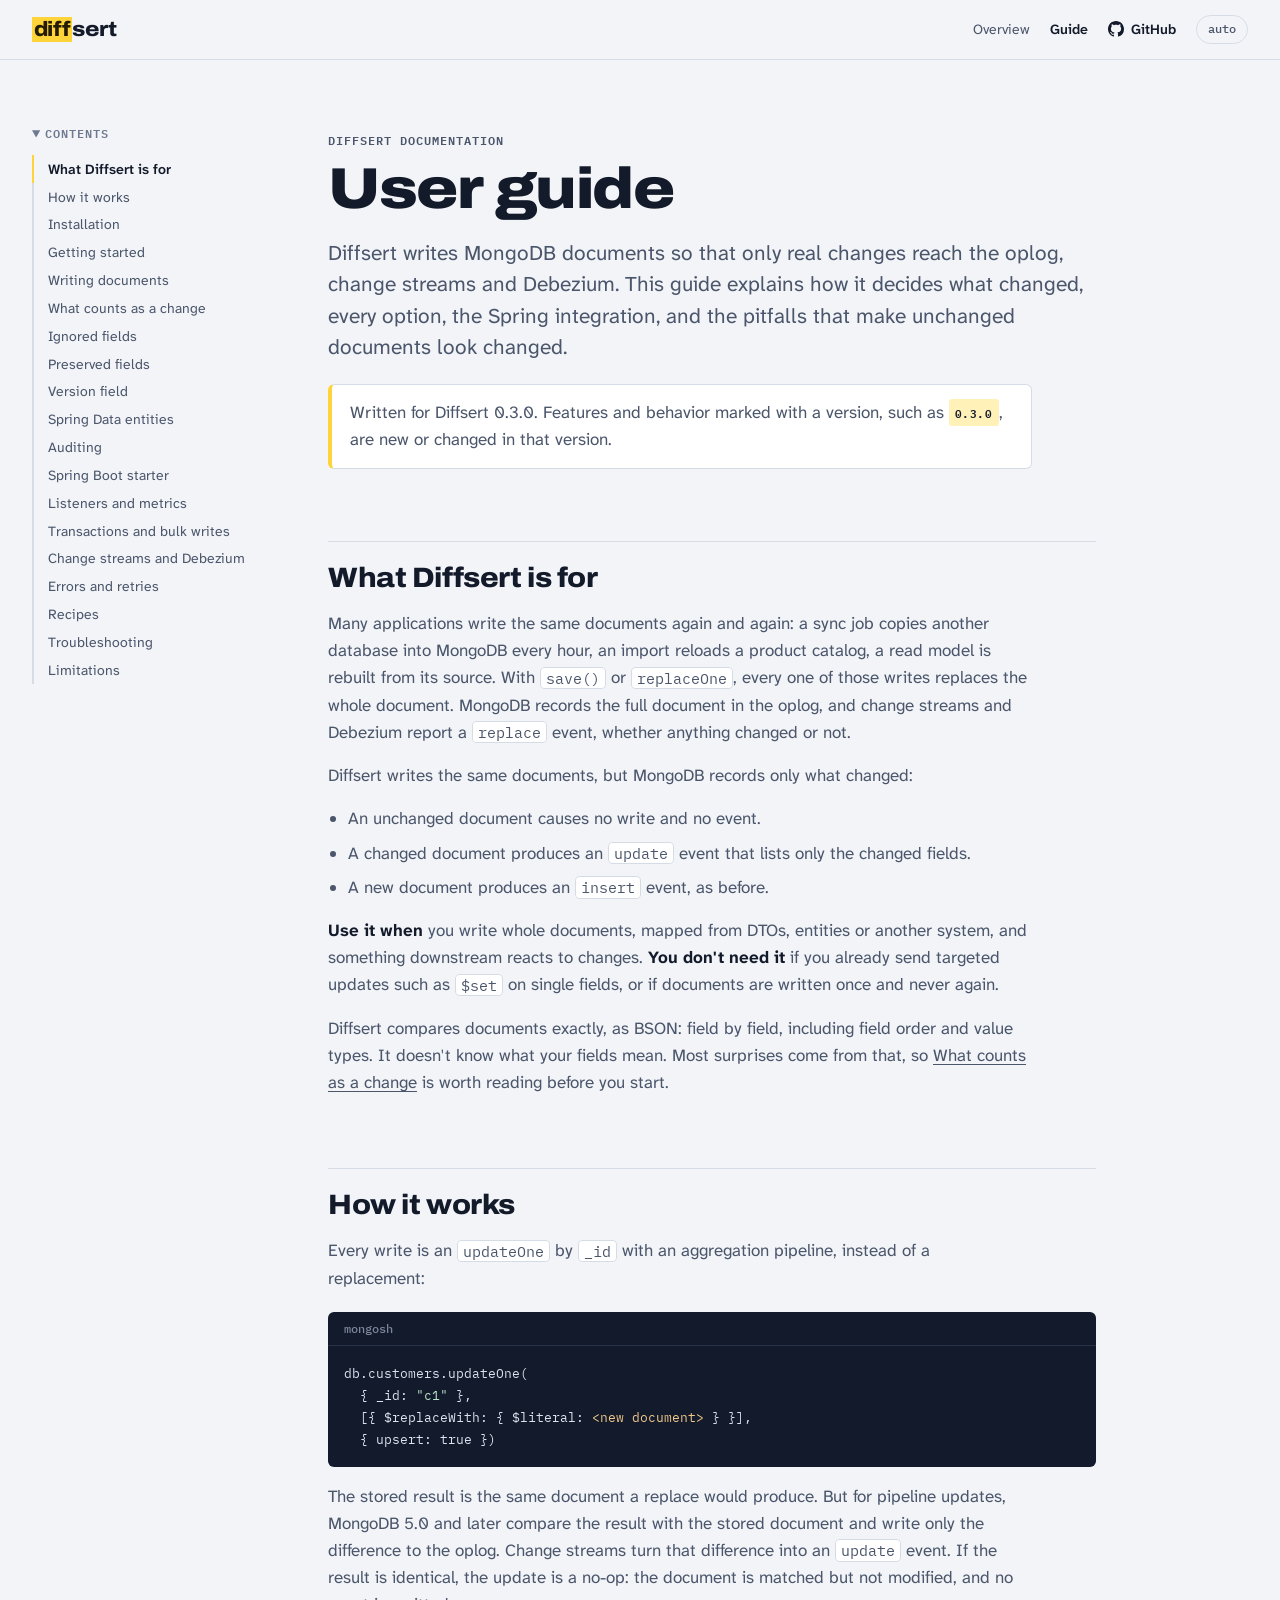
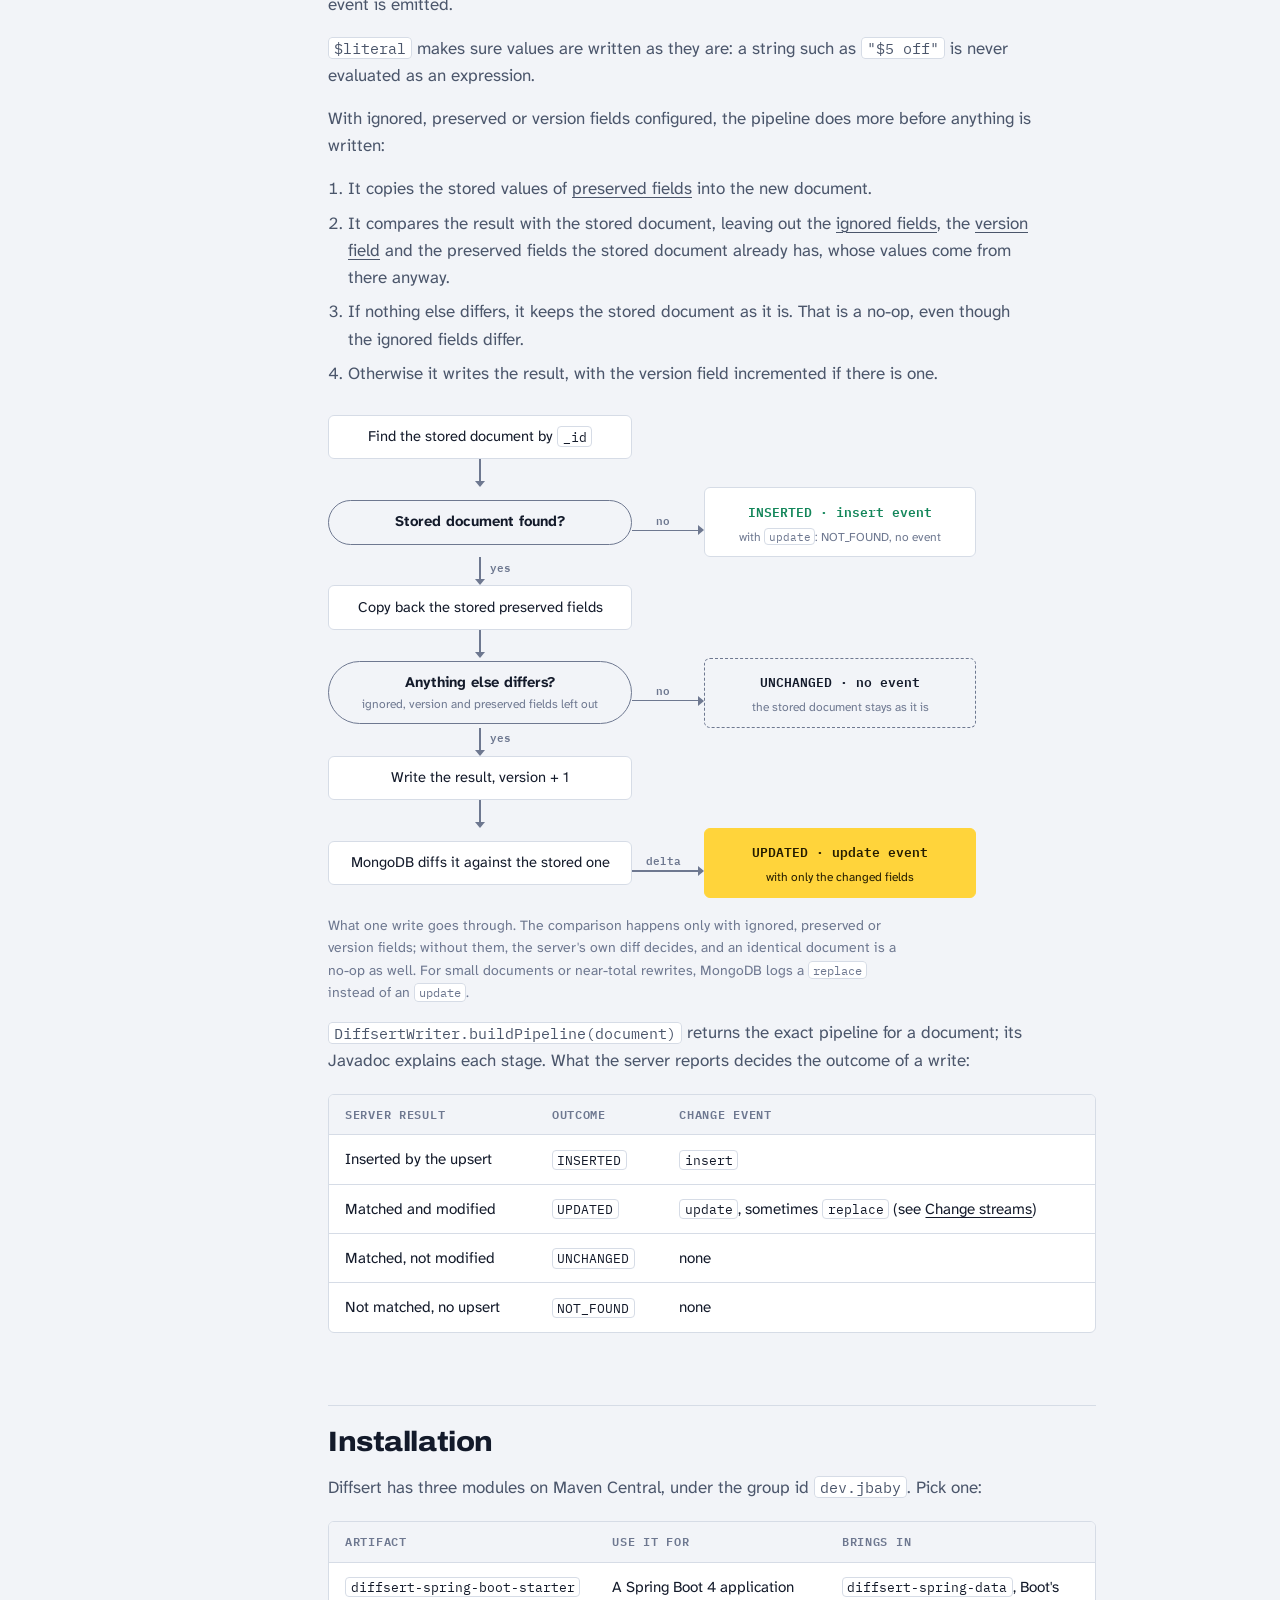
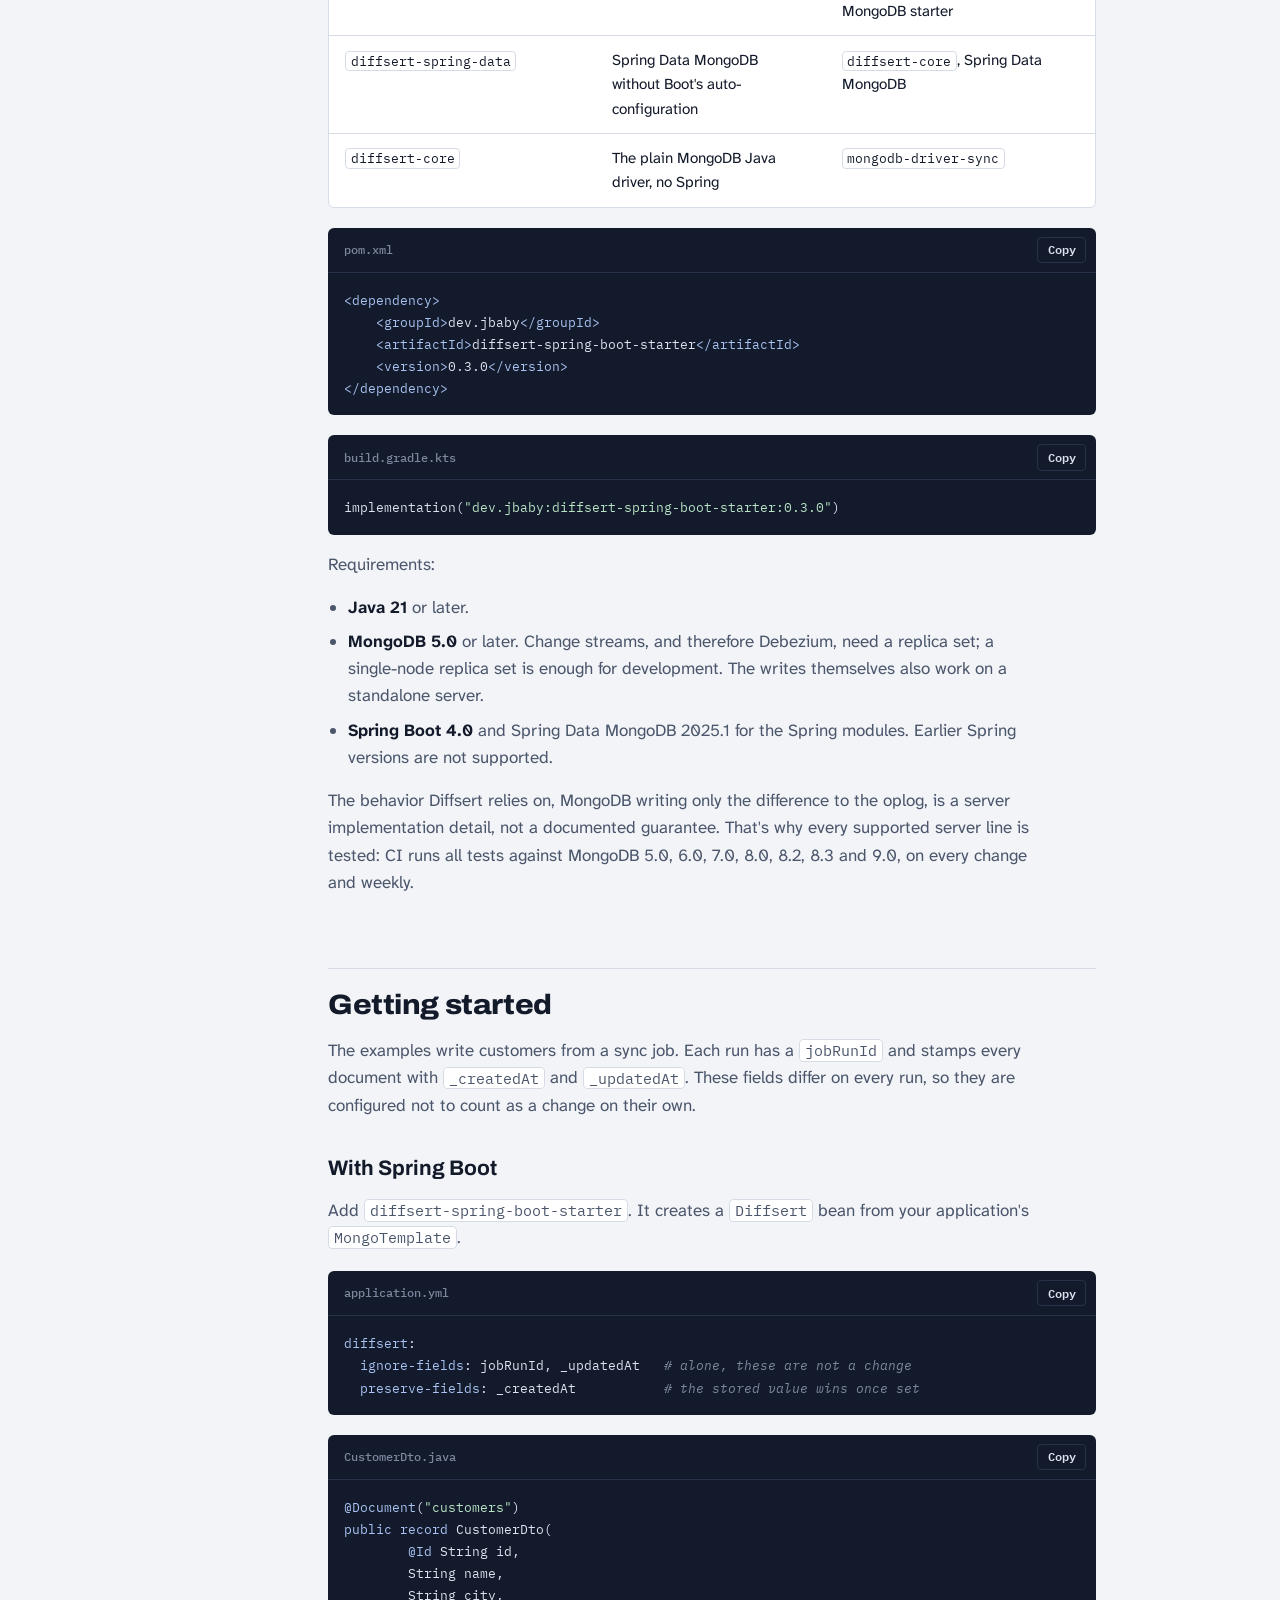
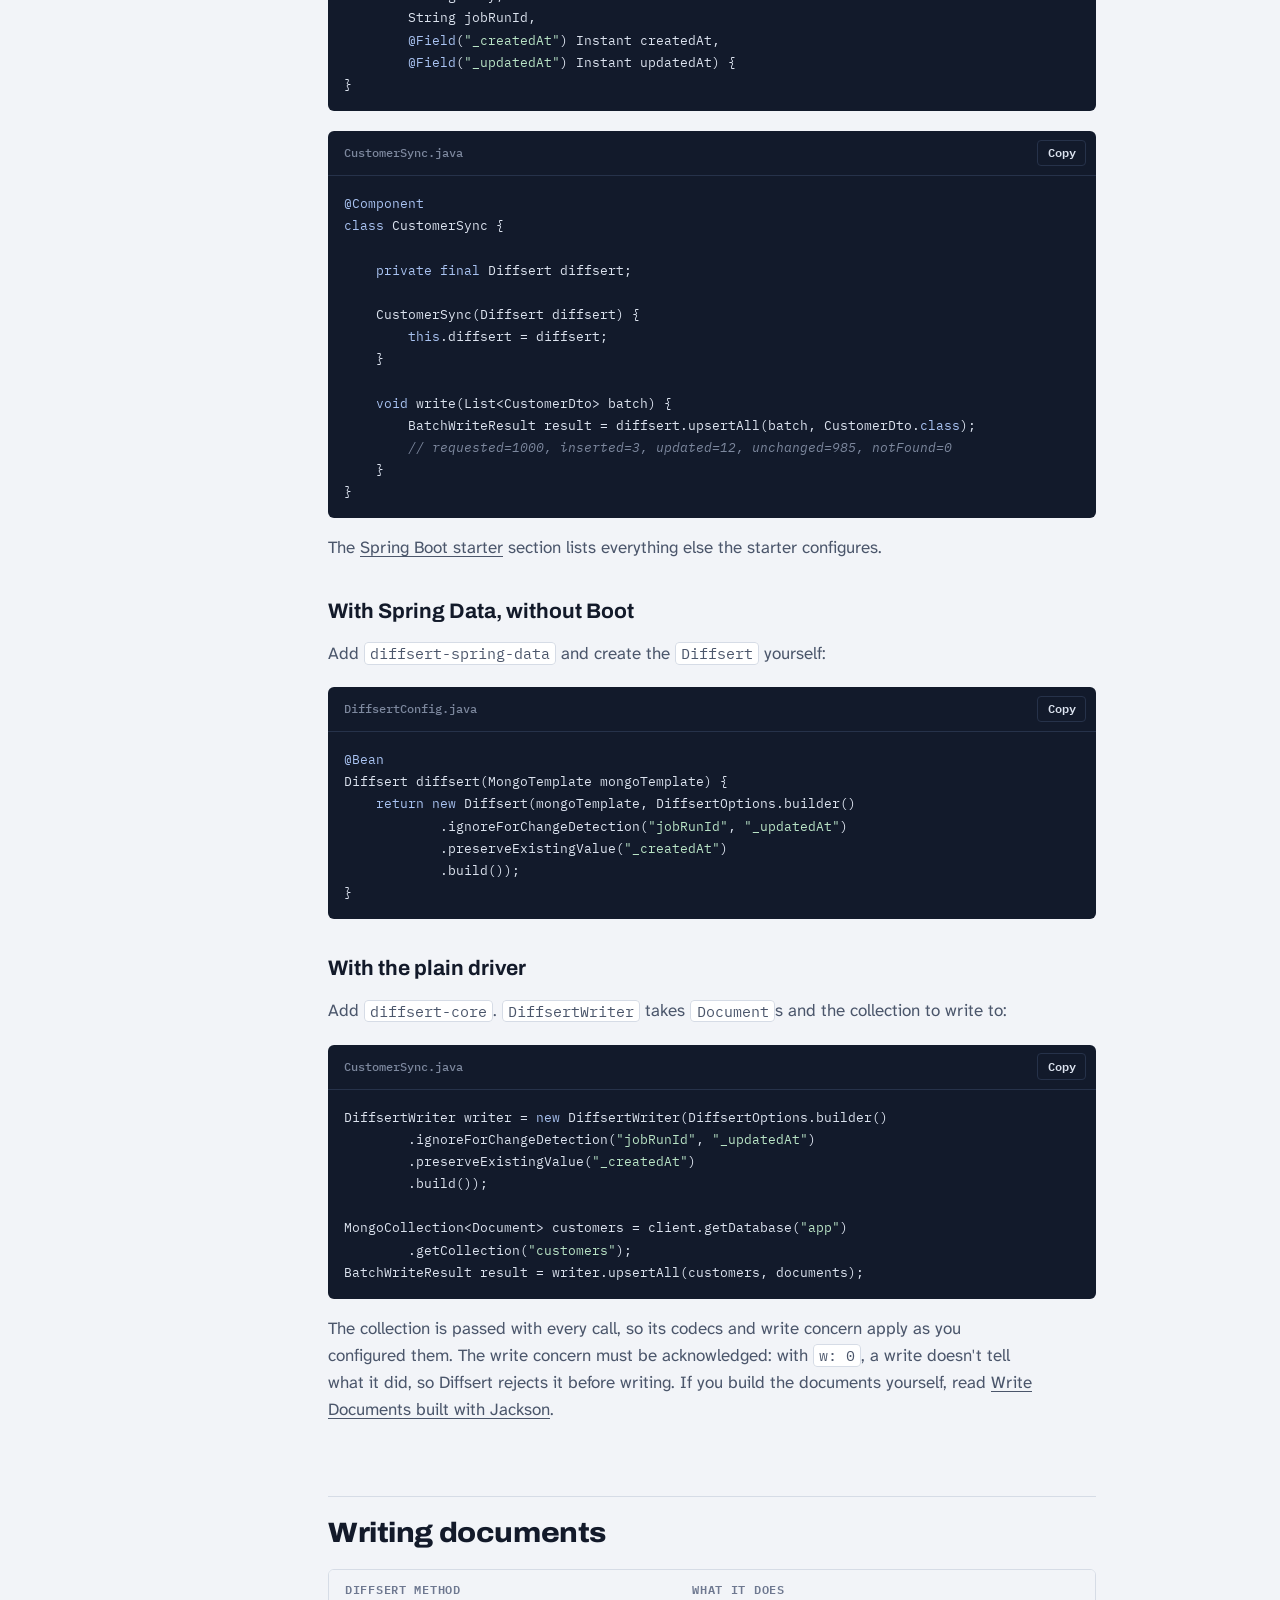
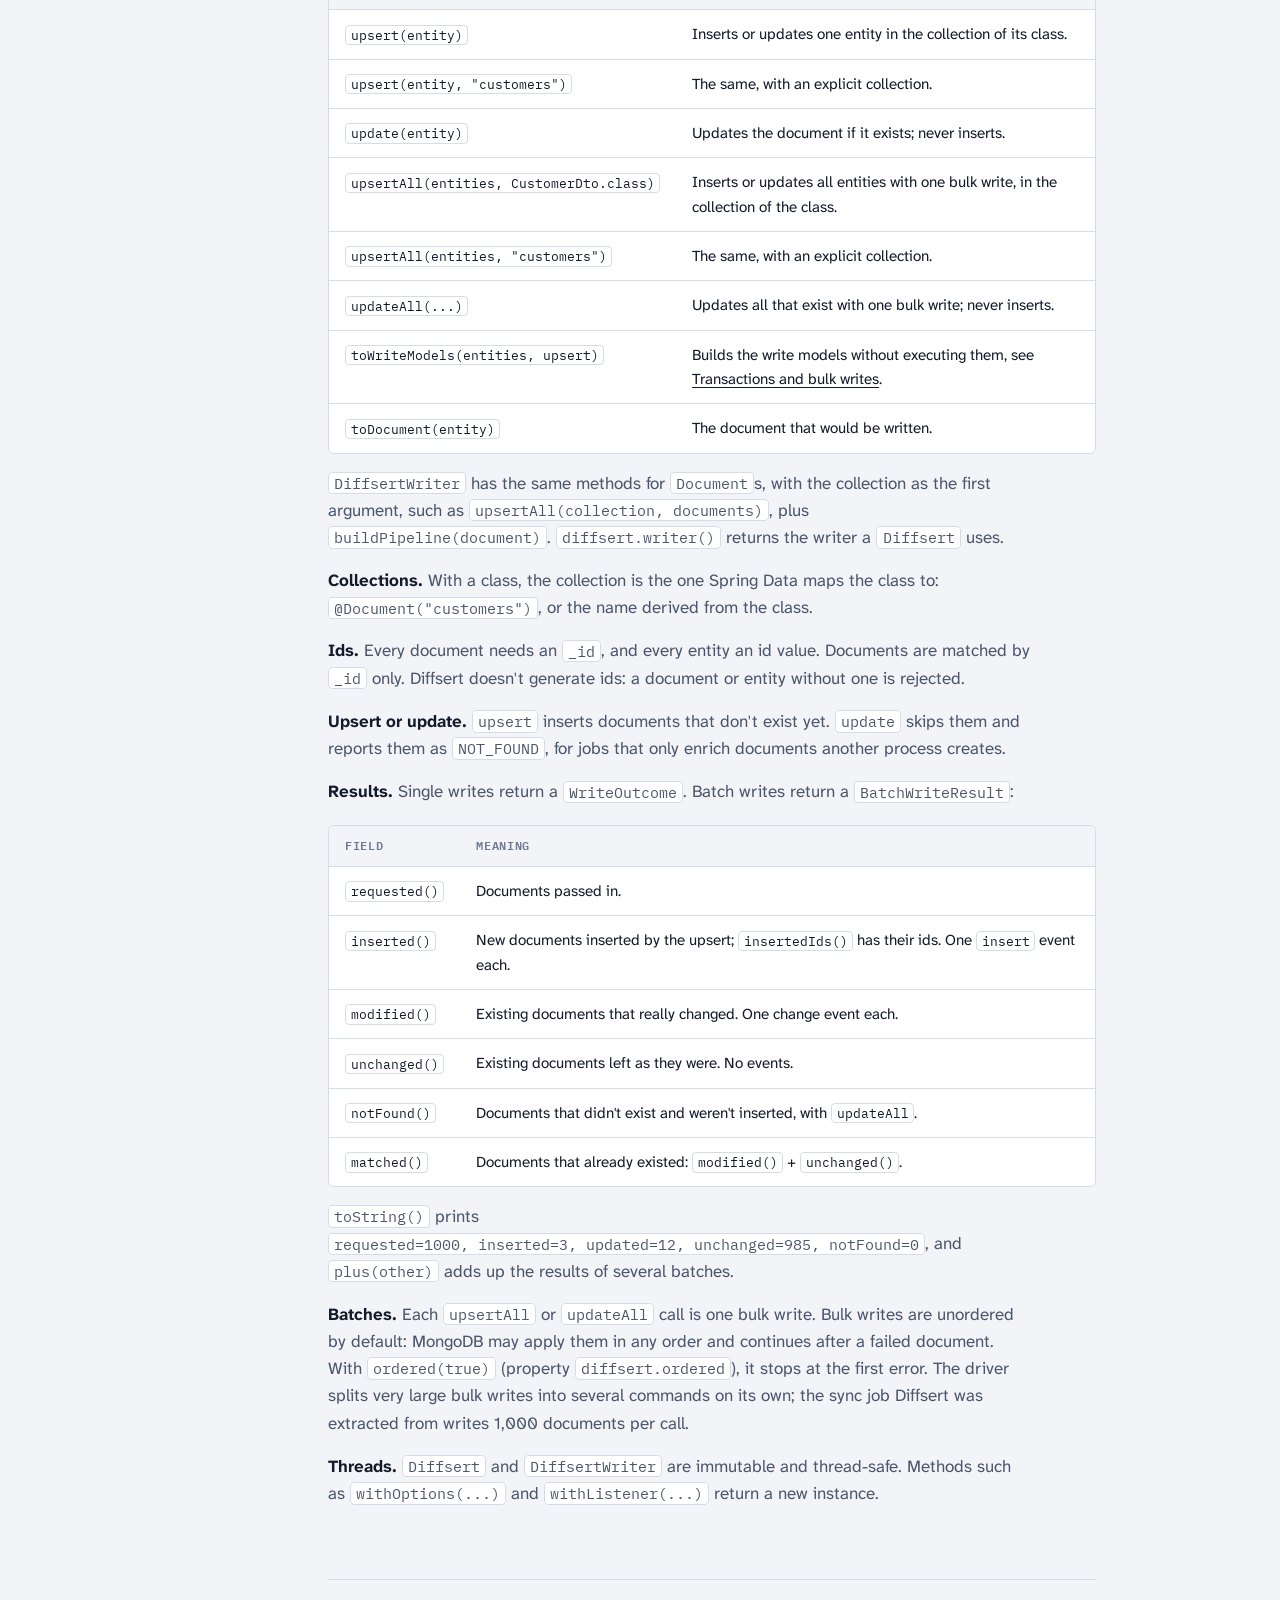
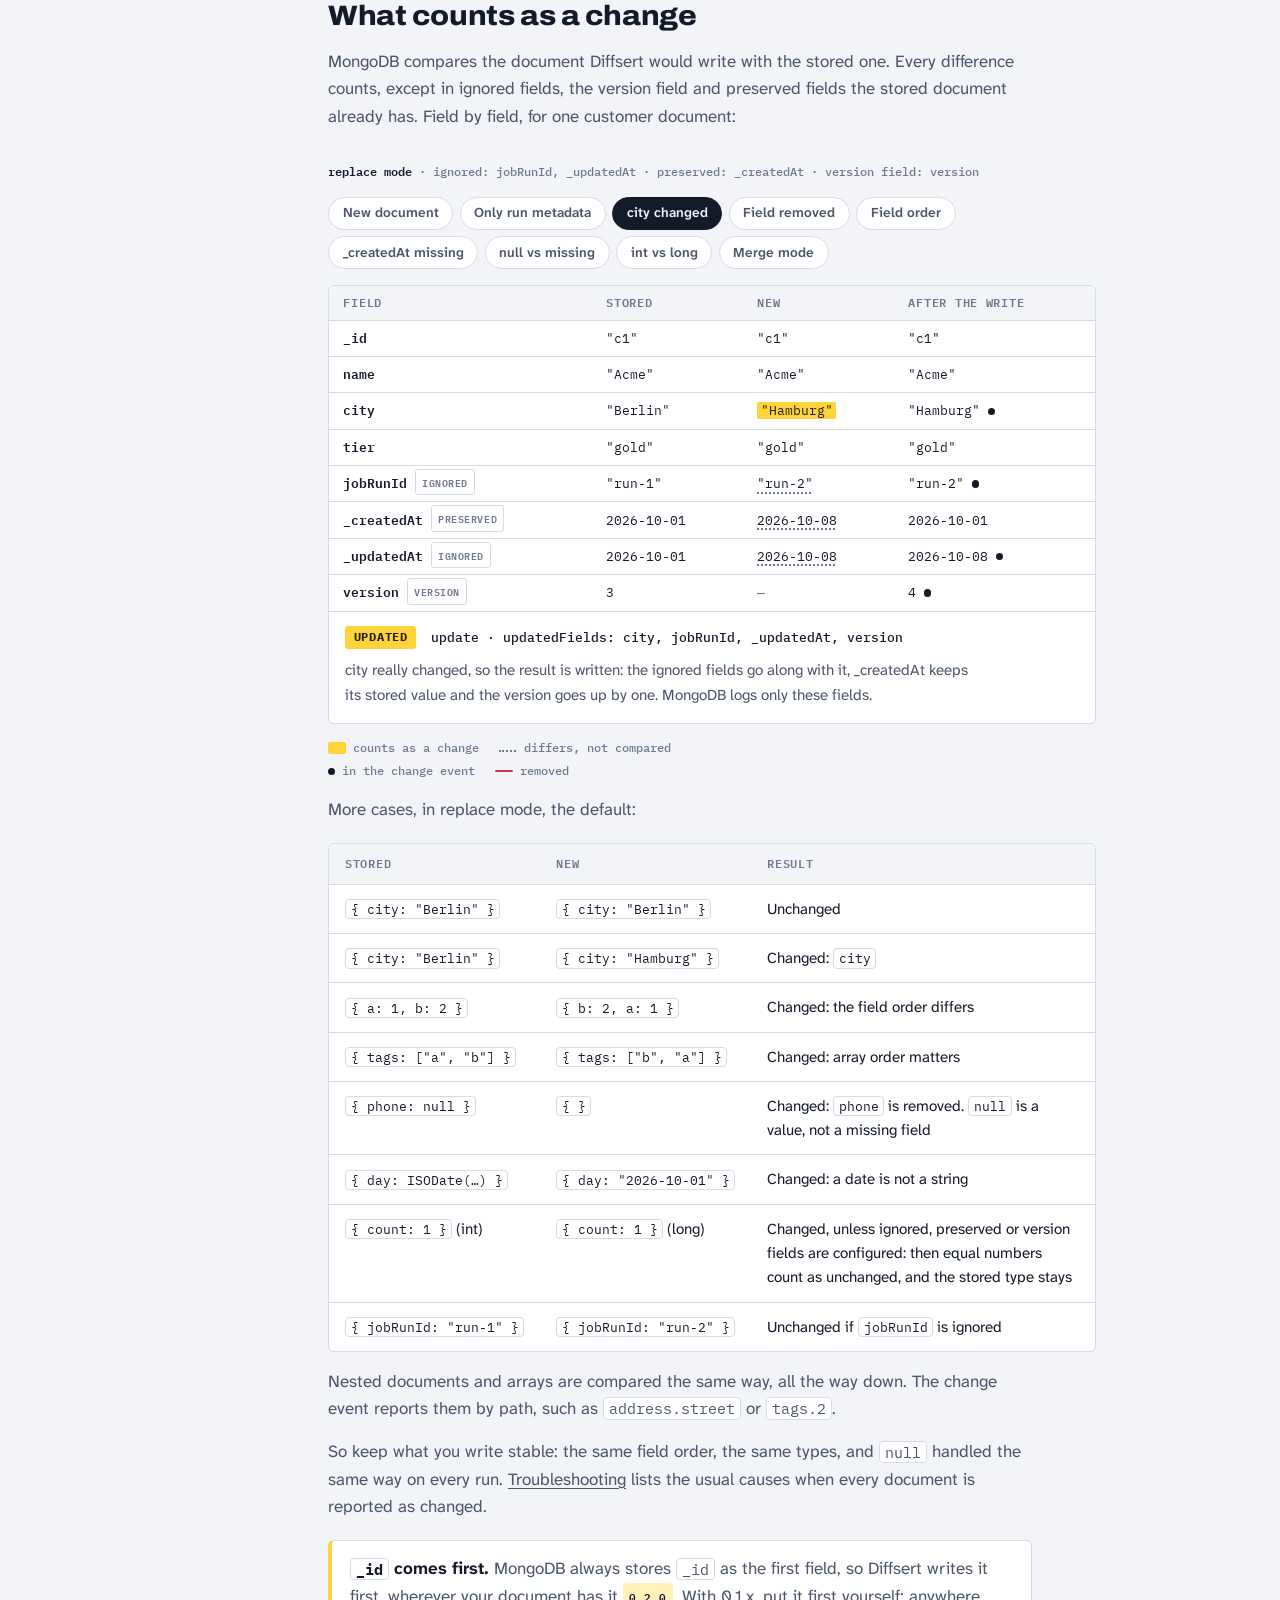
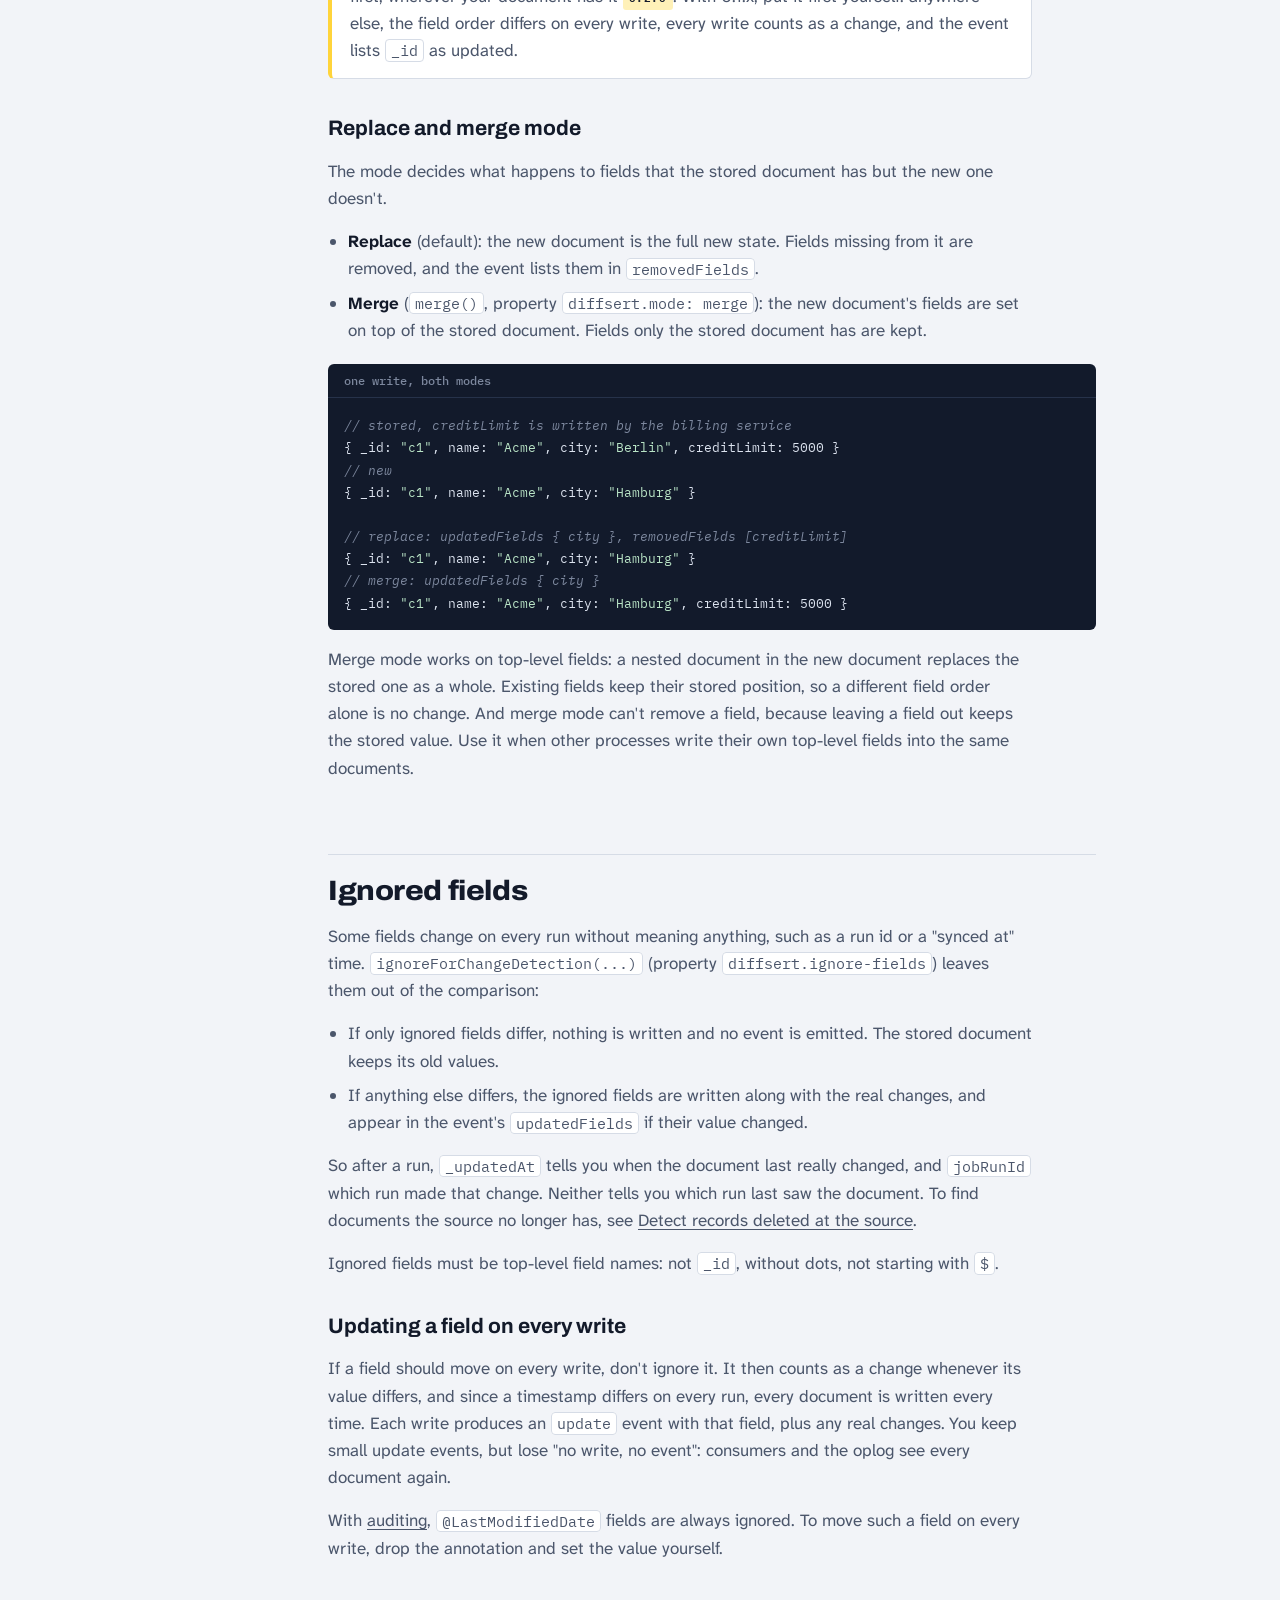
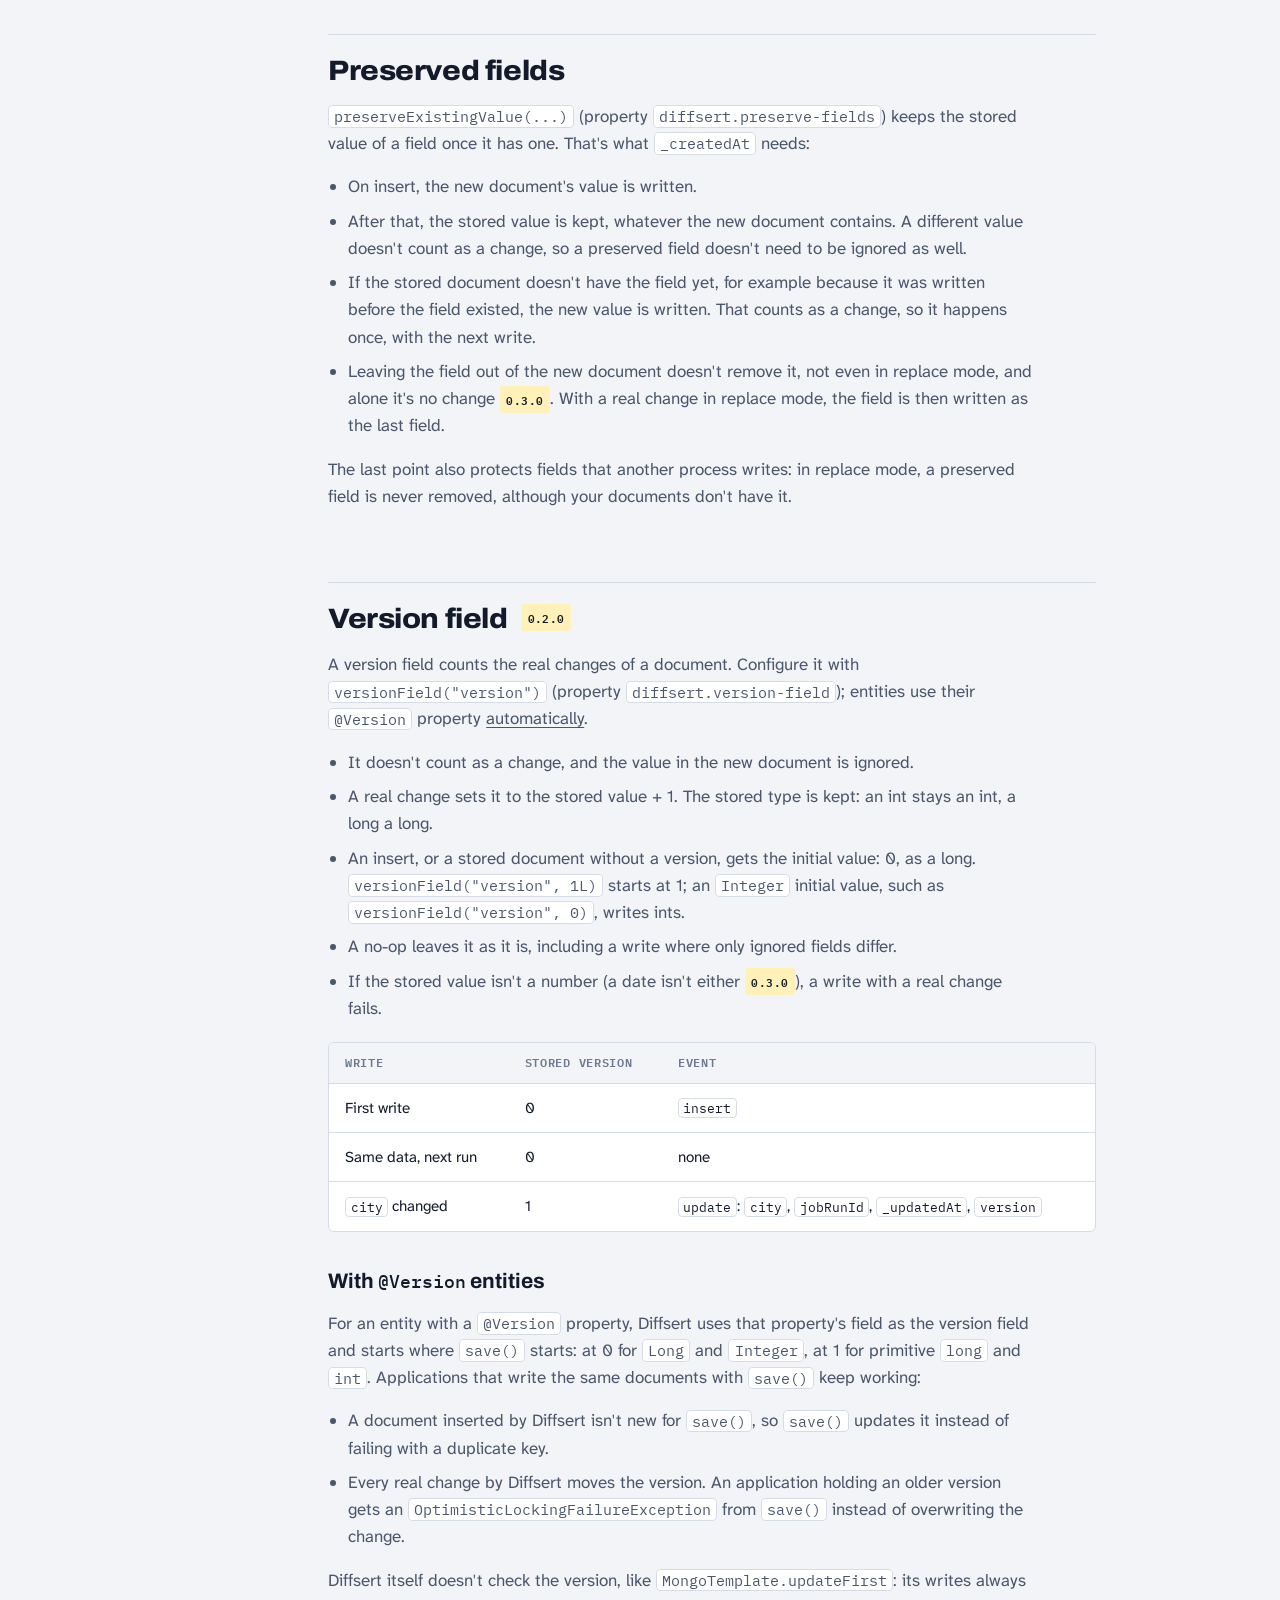
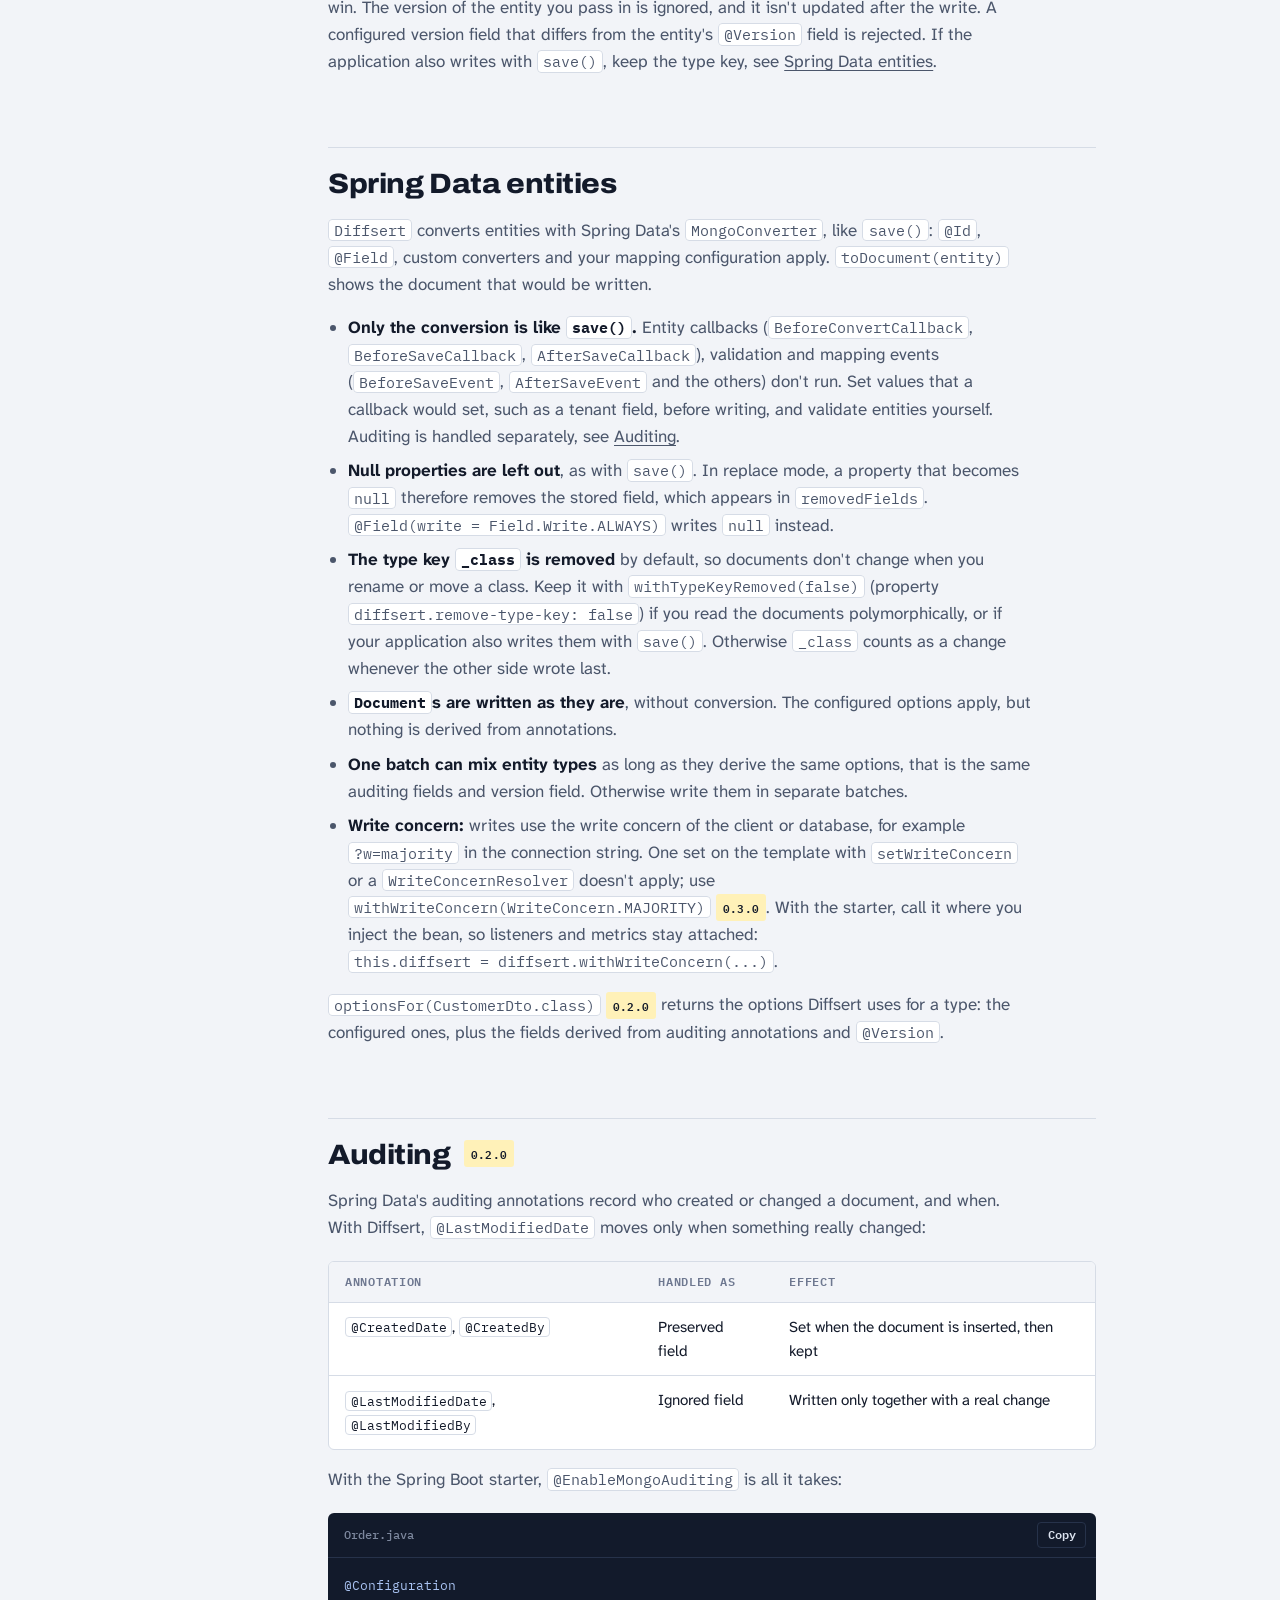
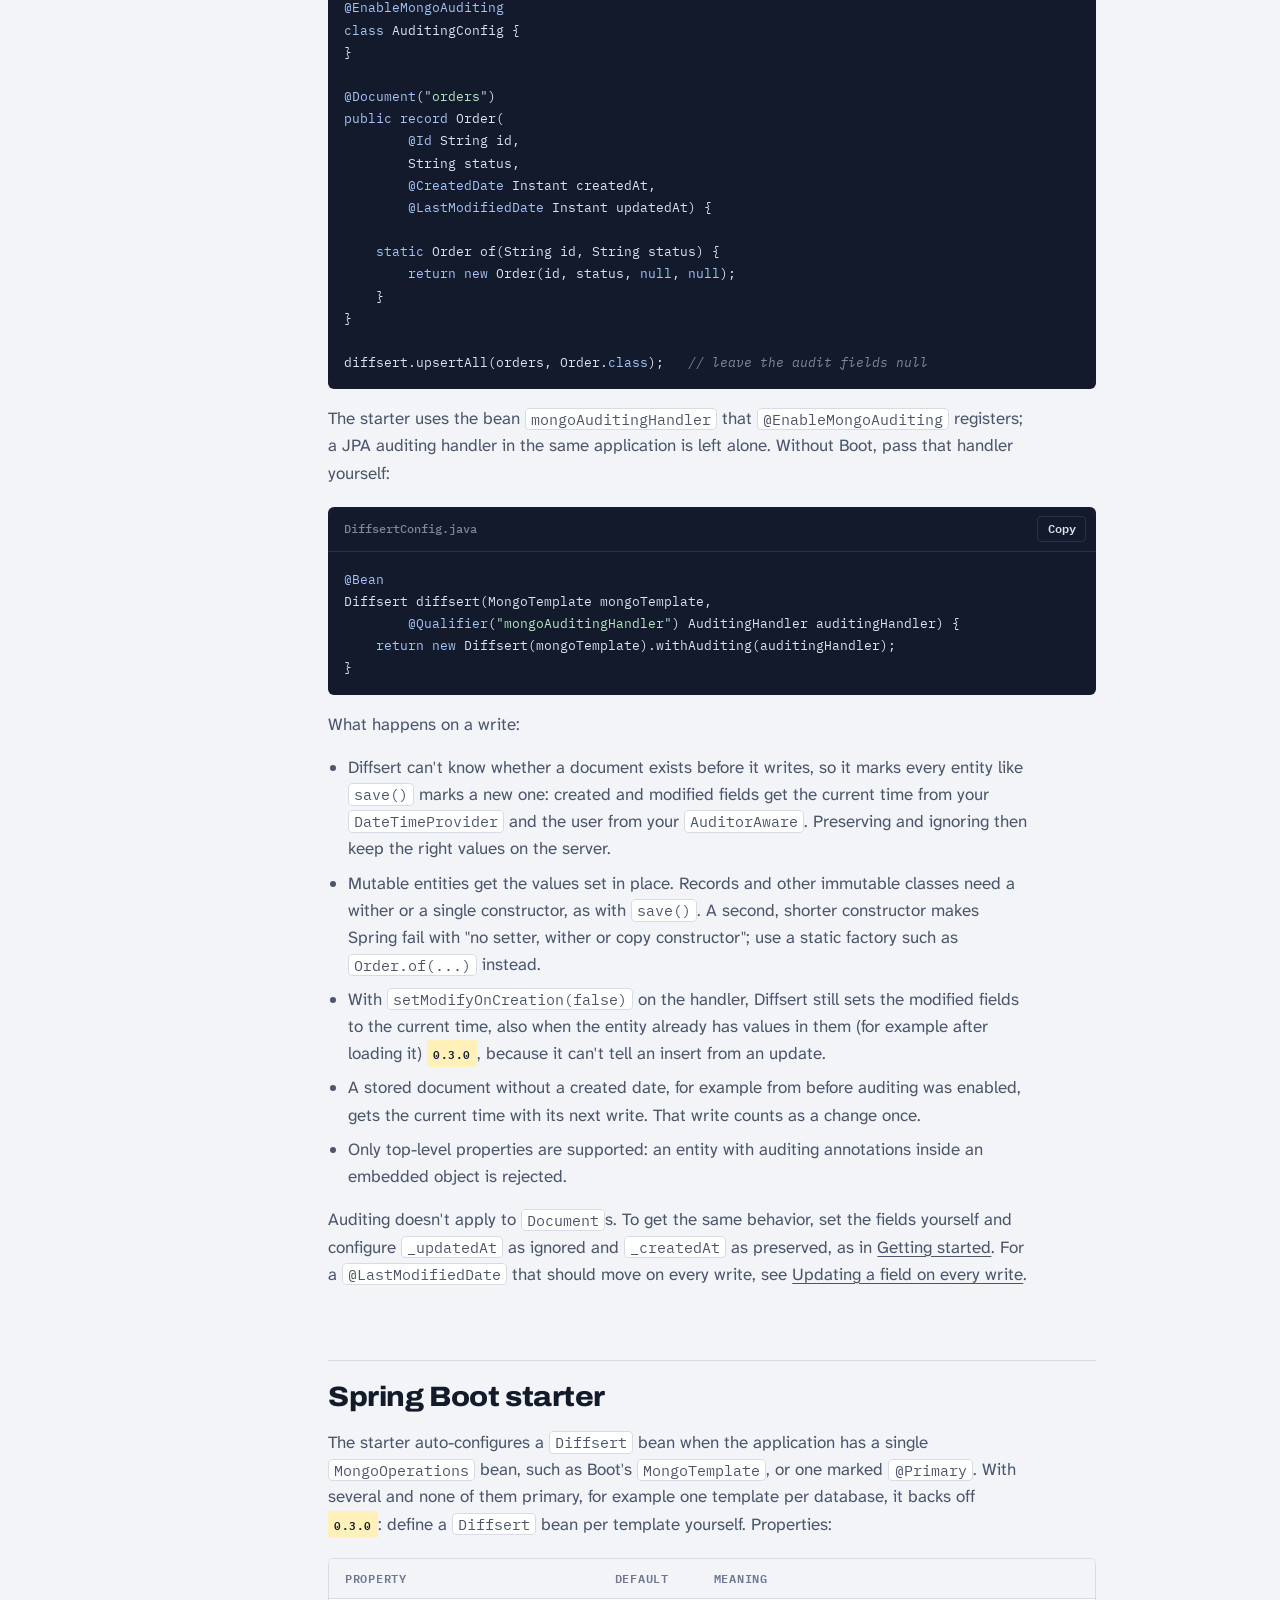
<file: site/guide.html>
<!doctype html>
<html lang="en">
<head>
<meta charset="utf-8">
<meta name="viewport" content="width=device-width, initial-scale=1, viewport-fit=cover">
<title>Diffsert User Guide</title>
<meta name="description" content="How Diffsert decides what changed, every option, the Spring integration, change streams and Debezium, and the pitfalls that make unchanged documents look changed.">
<meta property="og:title" content="Diffsert User Guide">
<meta property="og:description" content="Everything about writing MongoDB documents with Diffsert, so that only real changes reach change streams and Debezium.">
<meta property="og:type" content="article">
<link rel="icon" href="data:image/svg+xml,%3Csvg xmlns='http://www.w3.org/2000/svg' viewBox='0 0 32 32'%3E%3Crect width='32' height='32' rx='6' fill='%23131A2A'/%3E%3Crect x='6' y='9' width='20' height='3' rx='1.5' fill='%235A6680'/%3E%3Crect x='6' y='15' width='20' height='4' rx='1' fill='%23FFD43B'/%3E%3Crect x='6' y='22' width='14' height='3' rx='1.5' fill='%235A6680'/%3E%3C/svg%3E">
<link rel="preconnect" href="https://fonts.googleapis.com">
<link rel="preconnect" href="https://fonts.gstatic.com" crossorigin>
<link rel="stylesheet" href="https://fonts.googleapis.com/css2?family=Archivo:wdth,wght@62..125,400..900&family=Atkinson+Hyperlegible+Next:ital,wght@0,400;0,600;0,700;1,400&family=IBM+Plex+Mono:wght@400;500;600&display=swap">
<link rel="stylesheet" href="site.css">
<style>
/* Guide: one reading column with a sticky table of contents; the highlighter marks the current section. */
.nav a[aria-current="page"] { color: var(--ink); font-weight: 600; }
@media (max-width: 420px) { .nav .home { display: none; } } /* the logo links home too */

.guide {
  display: grid;
  grid-template-columns: 14.5rem minmax(0, 1fr);
  gap: clamp(2rem, 5vw, 4.5rem);
  align-items: start;
  padding-block: clamp(2rem, 5vw, 3.5rem) clamp(3rem, 7vw, 5rem);
}
@media (max-width: 960px) { .guide { grid-template-columns: minmax(0, 1fr); gap: 1.5rem; } }

/* ---------- table of contents ---------- */
.toc { position: sticky; top: 4.75rem; max-height: calc(100vh - 6rem); overflow-y: auto; font-size: var(--step--1); }
.toc summary {
  font: 600 0.78rem/1.3 var(--mono);
  letter-spacing: 0.08em;
  text-transform: uppercase;
  color: var(--ink-3);
  cursor: pointer;
  padding-block: 0.6rem;
}
.toc ol { list-style: none; margin: 0.25rem 0 0.75rem; padding: 0; }
.toc a {
  display: block;
  padding: 0.28rem 0 0.28rem 0.85rem;
  border-left: 2px solid var(--rule);
  color: var(--ink-2);
  text-decoration: none;
  line-height: 1.35;
}
.toc a:hover { color: var(--ink); border-left-color: var(--ink-3); }
.toc a[aria-current="true"] { color: var(--ink); font-weight: 600; border-left-color: var(--hl); }
@media (max-width: 960px) {
  .toc {
    position: static;
    max-height: none;
    background: var(--surface);
    border: 1px solid var(--rule);
    border-radius: var(--radius);
    padding: 0.2rem 1rem;
  }
}

/* ---------- article ---------- */
.doc { min-width: 0; max-width: 48rem; }
.doc h1 {
  font-size: clamp(2.4rem, 1.6rem + 3.2vw, 3.6rem);
  font-weight: 850;
  font-stretch: 115%;
  letter-spacing: -0.025em;
  line-height: 1;
  margin-top: 0.75rem;
}
.doc .lede { margin-top: 1.25rem; font-size: var(--step-1); line-height: 1.5; color: var(--ink-2); max-width: 60ch; }
.doc h2 {
  font-size: var(--step-2);
  font-weight: 800;
  font-stretch: 108%;
  letter-spacing: -0.015em;
  line-height: 1.15;
  margin-top: clamp(3rem, 6vw, 4.5rem);
  padding-top: 1.25rem;
  border-top: 1px solid var(--rule);
}
.doc h3 { font-size: var(--step-1); font-weight: 700; font-stretch: 100%; line-height: 1.25; margin-top: 2.25rem; }
.doc h2, .doc h3 { scroll-margin-top: 5rem; }
.doc h2 code, .doc h3 code { font-size: 0.85em; font-weight: 500; }
.doc p, .doc ul, .doc ol { margin: 1rem 0 0; color: var(--ink-2); max-width: var(--measure); }
.doc ul, .doc ol { padding-left: 1.25rem; }
.doc li + li { margin-top: 0.45rem; }
.doc strong { color: var(--ink); }
.doc .code, .doc .table-wrap, .doc .note { margin-top: 1.25rem; }
.doc table { min-width: 34rem; }
.doc .msgs td code { white-space: normal; }
.doc .msgs td:first-child { width: 55%; }
.note {
  background: var(--surface);
  border: 1px solid var(--rule);
  border-left: 4px solid var(--hl);
  border-radius: var(--radius);
  padding: 0.9rem 1.1rem;
  color: var(--ink-2);
  max-width: var(--measure);
}
.doc .note p { margin: 0; }
.doc .note p + p { margin-top: 0.6rem; }
.since {
  font: 600 0.68rem/1 var(--mono);
  letter-spacing: 0.04em;
  padding: 0.25rem 0.4rem;
  border-radius: 3px;
  background: var(--hl-soft);
  color: var(--ink);
  white-space: nowrap;
  vertical-align: middle;
}
h2 .since, h3 .since { margin-left: 0.5rem; position: relative; top: -0.15em; }
/* ---------- decision flow: steps down the left, outcomes to the right (stacked on phones) ---------- */
.flow { margin: 1.75rem 0 0; --spine: 19rem; --cx: calc(var(--spine) / 2); }
.doc .flow-steps { list-style: none; margin: 0; padding: 0; max-width: none; color: var(--ink); }
.flow-steps .fs-step {
  position: relative;
  display: grid;
  grid-template-columns: minmax(0, var(--spine)) minmax(0, 21.5rem);
  align-items: center;
  margin: 0;
  padding-top: 1.75rem;
}
.flow-steps .fs-step:first-child { padding-top: 0; }
.fs-step + .fs-step::before, .fs-step + .fs-step::after { content: ""; position: absolute; left: var(--cx); }
.fs-step + .fs-step::before { top: 0; height: 1.4rem; width: 1.5px; margin-left: -0.75px; background: var(--ink-3); }
.fs-step + .fs-step::after { top: calc(1.75rem - 6px); margin-left: -5px; border: 5px solid transparent; border-top: 6px solid var(--ink-3); border-bottom: 0; }
.fs-edge { position: absolute; top: 0.2rem; left: calc(var(--cx) + 0.6rem); font: 600 0.7rem/1 var(--mono); color: var(--ink-3); }
.fs-box {
  display: block;
  background: var(--surface);
  border: 1.5px solid var(--rule);
  border-radius: var(--radius);
  padding: 0.7rem 1rem;
  text-align: center;
  font-size: 0.92rem;
  line-height: 1.35;
}
.fs-ask .fs-box { background: var(--paper); border-color: var(--ink-3); border-radius: 999px; font-weight: 700; }
.fs-box small, .fs-out small { display: block; font-weight: 400; font-size: 0.75rem; color: var(--ink-3); margin-top: 0.15rem; }
.fs-branch { display: grid; grid-template-columns: 4.5rem minmax(0, 1fr); align-items: center; }
.fs-label { position: relative; padding: 0 0.6rem 0.4rem 0; text-align: center; font: 600 0.7rem/1 var(--mono); color: var(--ink-3); }
.fs-label::before { content: ""; position: absolute; left: 0; right: 6px; bottom: 0; height: 1.5px; background: var(--ink-3); }
.fs-label::after { content: ""; position: absolute; right: 0; bottom: -4.25px; border: 5px solid transparent; border-left: 6px solid var(--ink-3); border-right: 0; }
.fs-out {
  display: block;
  background: var(--surface);
  border: 1.5px solid var(--rule);
  border-radius: var(--radius);
  padding: 0.6rem 0.9rem;
  text-align: center;
}
.fs-out b { font: 600 0.8rem/1.4 var(--mono); }
.fs-out.inserted b { color: var(--insert); }
.fs-out.unchanged { background: none; border-style: dashed; border-color: var(--ink-3); }
.fs-out.updated { background: var(--hl); border-color: var(--hl); color: var(--hl-ink); }
.fs-out.updated small { color: var(--hl-ink); }
.fs-box code, .fs-out code { font-size: 0.9em; }
.flow figcaption { margin-top: 1rem; font-size: var(--step--1); color: var(--ink-3); max-width: var(--measure); }
/* phones: the main line runs down the left, past the outcomes, which branch off it */
@media (max-width: 640px) {
  .flow { --cx: 1.25rem; }
  .flow-steps .fs-step { grid-template-columns: minmax(0, 1fr); }
  .fs-branch { display: block; position: relative; margin: 0.6rem 0 0 3.9rem; }
  .fs-branch::before { content: ""; position: absolute; left: calc(-2.65rem - 0.75px); top: -0.6rem; bottom: 50%; width: 1.5px; background: var(--ink-3); }
  .fs-ask .fs-branch::before { bottom: 0; }
  .fs-label { position: absolute; left: -2.65rem; width: 2.65rem; top: 50%; transform: translateY(-100%); padding: 0 0.5rem 0.35rem 0.2rem; }
}
.anchor { margin-left: 0.45rem; color: var(--ink-3); text-decoration: none; font-weight: 500; opacity: 0; }
h2:hover .anchor, h3:hover .anchor, .anchor:focus-visible { opacity: 1; }
@media (hover: none) { .anchor { display: none; } }
</style>
</head>
<body>

<header class="top">
  <div class="wrap">
    <a class="mark" href="./" aria-label="Diffsert home"><span class="hl">diff</span>sert</a>
    <nav class="nav" aria-label="Site">
      <a class="home" href="./">Overview</a>
      <a href="guide.html" aria-current="page">Guide</a>
      <a class="gh" href="https://github.com/danielbartl/diffsert">
        <svg width="16" height="16" viewBox="0 0 16 16" aria-hidden="true" fill="currentColor"><path d="M8 0C3.58 0 0 3.58 0 8c0 3.54 2.29 6.53 5.47 7.59.4.07.55-.17.55-.38 0-.19-.01-.82-.01-1.49-2.01.37-2.53-.49-2.69-.94-.09-.23-.48-.94-.82-1.13-.28-.15-.68-.52-.01-.53.63-.01 1.08.58 1.23.82.72 1.21 1.87.87 2.33.66.07-.52.28-.87.51-1.07-1.78-.2-3.64-.89-3.64-3.95 0-.87.31-1.59.82-2.15-.08-.2-.36-1.02.08-2.12 0 0 .67-.21 2.2.82.64-.18 1.32-.27 2-.27.68 0 1.36.09 2 .27 1.53-1.04 2.2-.82 2.2-.82.44 1.1.16 1.92.08 2.12.51.56.82 1.27.82 2.15 0 3.07-1.87 3.75-3.65 3.95.29.25.54.73.54 1.48 0 1.07-.01 1.93-.01 2.2 0 .21.15.46.55.38A8.013 8.013 0 0016 8c0-4.42-3.58-8-8-8z"/></svg>
        GitHub
      </a>
      <button class="theme-btn" id="theme-btn" type="button" aria-label="Color theme: system">auto</button>
    </nav>
  </div>
</header>

<div class="wrap guide">
  <nav class="toc" aria-label="Guide contents">
    <details id="toc">
      <summary>Contents</summary>
      <ol>
        <li><a href="#purpose">What Diffsert is for</a></li>
        <li><a href="#how">How it works</a></li>
        <li><a href="#install">Installation</a></li>
        <li><a href="#start">Getting started</a></li>
        <li><a href="#writing">Writing documents</a></li>
        <li><a href="#changes">What counts as a change</a></li>
        <li><a href="#ignored">Ignored fields</a></li>
        <li><a href="#preserved">Preserved fields</a></li>
        <li><a href="#versions">Version field</a></li>
        <li><a href="#entities">Spring Data entities</a></li>
        <li><a href="#auditing">Auditing</a></li>
        <li><a href="#boot">Spring Boot starter</a></li>
        <li><a href="#listeners">Listeners and metrics</a></li>
        <li><a href="#transactions">Transactions and bulk writes</a></li>
        <li><a href="#events">Change streams and Debezium</a></li>
        <li><a href="#errors">Errors and retries</a></li>
        <li><a href="#recipes">Recipes</a></li>
        <li><a href="#troubleshooting">Troubleshooting</a></li>
        <li><a href="#limits">Limitations</a></li>
      </ol>
    </details>
  </nav>

  <main class="doc">
    <p class="eyebrow">Diffsert documentation</p>
    <h1>User guide</h1>
    <p class="lede">
      Diffsert writes MongoDB documents so that only real changes reach the oplog, change streams and Debezium. This
      guide explains how it decides what changed, every option, the Spring integration, and the pitfalls that make
      unchanged documents look changed.
    </p>
    <div class="note">
      <p>Written for Diffsert 0.3.0. Features and behavior marked with a version, such as <span class="since">0.3.0</span>, are new or changed in that version.</p>
    </div>

    <!-- ================================================================ purpose -->
    <h2 id="purpose">What Diffsert is for</h2>
    <p>
      Many applications write the same documents again and again: a sync job copies another database into MongoDB
      every hour, an import reloads a product catalog, a read model is rebuilt from its source. With <code>save()</code>
      or <code>replaceOne</code>, every one of those writes replaces the whole document. MongoDB records the full
      document in the oplog, and change streams and Debezium report a <code>replace</code> event, whether anything
      changed or not.
    </p>
    <p>Diffsert writes the same documents, but MongoDB records only what changed:</p>
    <ul>
      <li>An unchanged document causes no write and no event.</li>
      <li>A changed document produces an <code>update</code> event that lists only the changed fields.</li>
      <li>A new document produces an <code>insert</code> event, as before.</li>
    </ul>
    <p>
      <strong>Use it when</strong> you write whole documents, mapped from DTOs, entities or another system, and
      something downstream reacts to changes. <strong>You don't need it</strong> if you already send targeted updates
      such as <code>$set</code> on single fields, or if documents are written once and never again.
    </p>
    <p>
      Diffsert compares documents exactly, as BSON: field by field, including field order and value types. It doesn't
      know what your fields mean. Most surprises come from that, so <a href="#changes">What counts as a change</a> is
      worth reading before you start.
    </p>

    <!-- ================================================================ how -->
    <h2 id="how">How it works</h2>
    <p>Every write is an <code>updateOne</code> by <code>_id</code> with an aggregation pipeline, instead of a replacement:</p>
    <div class="code">
      <div class="bar">mongosh</div>
<pre><code>db.customers.updateOne(
  { _id: <span class="s">"c1"</span> },
  [{ $replaceWith: { $literal: <span class="t">&lt;new document&gt;</span> } }],
  { upsert: true })</code></pre>
    </div>
    <p>
      The stored result is the same document a replace would produce. But for pipeline updates, MongoDB 5.0 and later
      compare the result with the stored document and write only the difference to the oplog. Change streams turn
      that difference into an <code>update</code> event. If the result is identical, the update is a no-op: the
      document is matched but not modified, and no event is emitted.
    </p>
    <p>
      <code>$literal</code> makes sure values are written as they are: a string such as <code>"$5 off"</code> is never
      evaluated as an expression.
    </p>
    <p>With ignored, preserved or version fields configured, the pipeline does more before anything is written:</p>
    <ol>
      <li>It copies the stored values of <a href="#preserved">preserved fields</a> into the new document.</li>
      <li>It compares the result with the stored document, leaving out the <a href="#ignored">ignored fields</a>, the <a href="#versions">version field</a> and the preserved fields the stored document already has, whose values come from there anyway.</li>
      <li>If nothing else differs, it keeps the stored document as it is. That is a no-op, even though the ignored fields differ.</li>
      <li>Otherwise it writes the result, with the version field incremented if there is one.</li>
    </ol>
    <figure class="flow">
      <ol class="flow-steps" aria-label="One write, step by step">
        <li class="fs-step"><span class="fs-box">Find the stored document by <code>_id</code></span></li>
        <li class="fs-step fs-ask">
          <span class="fs-box">Stored document found?</span>
          <span class="fs-branch"><span class="fs-label">no</span><span class="fs-out inserted"><b>INSERTED · insert event</b><small>with <code>update</code>: NOT_FOUND, no event</small></span></span>
        </li>
        <li class="fs-step"><span class="fs-edge">yes</span><span class="fs-box">Copy back the stored preserved fields</span></li>
        <li class="fs-step fs-ask">
          <span class="fs-box">Anything else differs?<small>ignored, version and preserved fields left out</small></span>
          <span class="fs-branch"><span class="fs-label">no</span><span class="fs-out unchanged"><b>UNCHANGED · no event</b><small>the stored document stays as it is</small></span></span>
        </li>
        <li class="fs-step"><span class="fs-edge">yes</span><span class="fs-box">Write the result, version + 1</span></li>
        <li class="fs-step">
          <span class="fs-box">MongoDB diffs it against the stored one</span>
          <span class="fs-branch"><span class="fs-label">delta</span><span class="fs-out updated"><b>UPDATED · update event</b><small>with only the changed fields</small></span></span>
        </li>
      </ol>
      <figcaption>
        What one write goes through. The comparison happens only with ignored, preserved or version fields; without
        them, the server's own diff decides, and an identical document is a no-op as well. For small documents or
        near-total rewrites, MongoDB logs a <code class="inline">replace</code> instead of an <code class="inline">update</code>.
      </figcaption>
    </figure>
    <p>
      <code>DiffsertWriter.buildPipeline(document)</code> returns the exact pipeline for a document; its Javadoc
      explains each stage. What the server reports decides the outcome of a write:
    </p>
    <div class="table-wrap">
      <table>
        <thead><tr><th scope="col">Server result</th><th scope="col">Outcome</th><th scope="col">Change event</th></tr></thead>
        <tbody>
          <tr><td>Inserted by the upsert</td><td><code>INSERTED</code></td><td><code>insert</code></td></tr>
          <tr><td>Matched and modified</td><td><code>UPDATED</code></td><td><code>update</code>, sometimes <code>replace</code> (see <a href="#events">Change streams</a>)</td></tr>
          <tr><td>Matched, not modified</td><td><code>UNCHANGED</code></td><td>none</td></tr>
          <tr><td>Not matched, no upsert</td><td><code>NOT_FOUND</code></td><td>none</td></tr>
        </tbody>
      </table>
    </div>

    <!-- ================================================================ install -->
    <h2 id="install">Installation</h2>
    <p>Diffsert has three modules on Maven Central, under the group id <code>dev.jbaby</code>. Pick one:</p>
    <div class="table-wrap">
      <table>
        <thead><tr><th scope="col">Artifact</th><th scope="col">Use it for</th><th scope="col">Brings in</th></tr></thead>
        <tbody>
          <tr><td><code>diffsert-spring-boot-starter</code></td><td>A Spring Boot 4 application</td><td><code>diffsert-spring-data</code>, Boot's MongoDB starter</td></tr>
          <tr><td><code>diffsert-spring-data</code></td><td>Spring Data MongoDB without Boot's auto-configuration</td><td><code>diffsert-core</code>, Spring Data MongoDB</td></tr>
          <tr><td><code>diffsert-core</code></td><td>The plain MongoDB Java driver, no Spring</td><td><code>mongodb-driver-sync</code></td></tr>
        </tbody>
      </table>
    </div>
    <div class="code">
      <div class="bar">pom.xml <button class="copy" type="button">Copy</button></div>
<pre><code><span class="k">&lt;dependency&gt;</span>
    <span class="k">&lt;groupId&gt;</span>dev.jbaby<span class="k">&lt;/groupId&gt;</span>
    <span class="k">&lt;artifactId&gt;</span>diffsert-spring-boot-starter<span class="k">&lt;/artifactId&gt;</span>
    <span class="k">&lt;version&gt;</span>0.3.0<span class="k">&lt;/version&gt;</span>
<span class="k">&lt;/dependency&gt;</span></code></pre>
    </div>
    <div class="code">
      <div class="bar">build.gradle.kts <button class="copy" type="button">Copy</button></div>
<pre><code>implementation(<span class="s">"dev.jbaby:diffsert-spring-boot-starter:0.3.0"</span>)</code></pre>
    </div>
    <p>Requirements:</p>
    <ul>
      <li><strong>Java 21</strong> or later.</li>
      <li><strong>MongoDB 5.0</strong> or later. Change streams, and therefore Debezium, need a replica set; a single-node replica set is enough for development. The writes themselves also work on a standalone server.</li>
      <li><strong>Spring Boot 4.0</strong> and Spring Data MongoDB 2025.1 for the Spring modules. Earlier Spring versions are not supported.</li>
    </ul>
    <p>
      The behavior Diffsert relies on, MongoDB writing only the difference to the oplog, is a server implementation
      detail, not a documented guarantee. That's why every supported server line is tested: CI runs all tests against
      MongoDB 5.0, 6.0, 7.0, 8.0, 8.2, 8.3 and 9.0, on every change and weekly.
    </p>

    <!-- ================================================================ start -->
    <h2 id="start">Getting started</h2>
    <p>
      The examples write customers from a sync job. Each run has a <code>jobRunId</code> and stamps every document with
      <code>_createdAt</code> and <code>_updatedAt</code>. These fields differ on every run, so they are configured not
      to count as a change on their own.
    </p>

    <h3 id="start-boot">With Spring Boot</h3>
    <p>Add <code>diffsert-spring-boot-starter</code>. It creates a <code>Diffsert</code> bean from your application's <code>MongoTemplate</code>.</p>
    <div class="code">
      <div class="bar">application.yml <button class="copy" type="button">Copy</button></div>
<pre><code><span class="k">diffsert</span>:
  <span class="k">ignore-fields</span>: jobRunId, _updatedAt   <span class="c"># alone, these are not a change</span>
  <span class="k">preserve-fields</span>: _createdAt           <span class="c"># the stored value wins once set</span></code></pre>
    </div>
    <div class="code">
      <div class="bar">CustomerDto.java <button class="copy" type="button">Copy</button></div>
<pre><code><span class="k">@Document</span>(<span class="s">"customers"</span>)
<span class="k">public record</span> CustomerDto(
        <span class="k">@Id</span> String id,
        String name,
        String city,
        String jobRunId,
        <span class="k">@Field</span>(<span class="s">"_createdAt"</span>) Instant createdAt,
        <span class="k">@Field</span>(<span class="s">"_updatedAt"</span>) Instant updatedAt) {
}</code></pre>
    </div>
    <div class="code">
      <div class="bar">CustomerSync.java <button class="copy" type="button">Copy</button></div>
<pre><code><span class="k">@Component</span>
<span class="k">class</span> CustomerSync {

    <span class="k">private final</span> Diffsert diffsert;

    CustomerSync(Diffsert diffsert) {
        <span class="k">this</span>.diffsert = diffsert;
    }

    <span class="k">void</span> write(List&lt;CustomerDto&gt; batch) {
        BatchWriteResult result = diffsert.upsertAll(batch, CustomerDto.<span class="k">class</span>);
        <span class="c">// requested=1000, inserted=3, updated=12, unchanged=985, notFound=0</span>
    }
}</code></pre>
    </div>
    <p>The <a href="#boot">Spring Boot starter</a> section lists everything else the starter configures.</p>

    <h3 id="start-data">With Spring Data, without Boot</h3>
    <p>Add <code>diffsert-spring-data</code> and create the <code>Diffsert</code> yourself:</p>
    <div class="code">
      <div class="bar">DiffsertConfig.java <button class="copy" type="button">Copy</button></div>
<pre><code><span class="k">@Bean</span>
Diffsert diffsert(MongoTemplate mongoTemplate) {
    <span class="k">return new</span> Diffsert(mongoTemplate, DiffsertOptions.builder()
            .ignoreForChangeDetection(<span class="s">"jobRunId"</span>, <span class="s">"_updatedAt"</span>)
            .preserveExistingValue(<span class="s">"_createdAt"</span>)
            .build());
}</code></pre>
    </div>

    <h3 id="start-core">With the plain driver</h3>
    <p>Add <code>diffsert-core</code>. <code>DiffsertWriter</code> takes <code>Document</code>s and the collection to write to:</p>
    <div class="code">
      <div class="bar">CustomerSync.java <button class="copy" type="button">Copy</button></div>
<pre><code>DiffsertWriter writer = <span class="k">new</span> DiffsertWriter(DiffsertOptions.builder()
        .ignoreForChangeDetection(<span class="s">"jobRunId"</span>, <span class="s">"_updatedAt"</span>)
        .preserveExistingValue(<span class="s">"_createdAt"</span>)
        .build());

MongoCollection&lt;Document&gt; customers = client.getDatabase(<span class="s">"app"</span>)
        .getCollection(<span class="s">"customers"</span>);
BatchWriteResult result = writer.upsertAll(customers, documents);</code></pre>
    </div>
    <p>
      The collection is passed with every call, so its codecs and write concern apply as you configured them. The
      write concern must be acknowledged: with <code>w: 0</code>, a write doesn't tell what it did, so Diffsert rejects
      it before writing. If you build the documents yourself, read <a href="#recipe-jackson">Write Documents built with Jackson</a>.
    </p>

    <!-- ================================================================ writing -->
    <h2 id="writing">Writing documents</h2>
    <div class="table-wrap">
      <table>
        <thead><tr><th scope="col"><code>Diffsert</code> method</th><th scope="col">What it does</th></tr></thead>
        <tbody>
          <tr><td><code>upsert(entity)</code></td><td>Inserts or updates one entity in the collection of its class.</td></tr>
          <tr><td><code>upsert(entity, "customers")</code></td><td>The same, with an explicit collection.</td></tr>
          <tr><td><code>update(entity)</code></td><td>Updates the document if it exists; never inserts.</td></tr>
          <tr><td><code>upsertAll(entities, CustomerDto.class)</code></td><td>Inserts or updates all entities with one bulk write, in the collection of the class.</td></tr>
          <tr><td><code>upsertAll(entities, "customers")</code></td><td>The same, with an explicit collection.</td></tr>
          <tr><td><code>updateAll(...)</code></td><td>Updates all that exist with one bulk write; never inserts.</td></tr>
          <tr><td><code>toWriteModels(entities, upsert)</code></td><td>Builds the write models without executing them, see <a href="#transactions">Transactions and bulk writes</a>.</td></tr>
          <tr><td><code>toDocument(entity)</code></td><td>The document that would be written.</td></tr>
        </tbody>
      </table>
    </div>
    <p>
      <code>DiffsertWriter</code> has the same methods for <code>Document</code>s, with the collection as the first
      argument, such as <code>upsertAll(collection, documents)</code>, plus <code>buildPipeline(document)</code>.
      <code>diffsert.writer()</code> returns the writer a <code>Diffsert</code> uses.
    </p>
    <p>
      <strong>Collections.</strong> With a class, the collection is the one Spring Data maps the class to:
      <code>@Document("customers")</code>, or the name derived from the class.
    </p>
    <p>
      <strong>Ids.</strong> Every document needs an <code>_id</code>, and every entity an id value. Documents are
      matched by <code>_id</code> only. Diffsert doesn't generate ids: a document or entity without one is rejected.
    </p>
    <p>
      <strong>Upsert or update.</strong> <code>upsert</code> inserts documents that don't exist yet.
      <code>update</code> skips them and reports them as <code>NOT_FOUND</code>, for jobs that only enrich documents
      another process creates.
    </p>
    <p><strong>Results.</strong> Single writes return a <code>WriteOutcome</code>. Batch writes return a <code>BatchWriteResult</code>:</p>
    <div class="table-wrap">
      <table>
        <thead><tr><th scope="col">Field</th><th scope="col">Meaning</th></tr></thead>
        <tbody>
          <tr><td><code>requested()</code></td><td>Documents passed in.</td></tr>
          <tr><td><code>inserted()</code></td><td>New documents inserted by the upsert; <code>insertedIds()</code> has their ids. One <code>insert</code> event each.</td></tr>
          <tr><td><code>modified()</code></td><td>Existing documents that really changed. One change event each.</td></tr>
          <tr><td><code>unchanged()</code></td><td>Existing documents left as they were. No events.</td></tr>
          <tr><td><code>notFound()</code></td><td>Documents that didn't exist and weren't inserted, with <code>updateAll</code>.</td></tr>
          <tr><td><code>matched()</code></td><td>Documents that already existed: <code>modified()</code> + <code>unchanged()</code>.</td></tr>
        </tbody>
      </table>
    </div>
    <p>
      <code>toString()</code> prints <code>requested=1000, inserted=3, updated=12, unchanged=985, notFound=0</code>,
      and <code>plus(other)</code> adds up the results of several batches.
    </p>
    <p>
      <strong>Batches.</strong> Each <code>upsertAll</code> or <code>updateAll</code> call is one bulk write.
      Bulk writes are unordered by default: MongoDB may apply them in any order and continues after a failed
      document. With <code>ordered(true)</code> (property <code>diffsert.ordered</code>), it stops at the first error.
      The driver splits very large bulk writes into several commands on its own; the sync job Diffsert was extracted
      from writes 1,000 documents per call.
    </p>
    <p>
      <strong>Threads.</strong> <code>Diffsert</code> and <code>DiffsertWriter</code> are immutable and thread-safe.
      Methods such as <code>withOptions(...)</code> and <code>withListener(...)</code> return a new instance.
    </p>

    <!-- ================================================================ changes -->
    <h2 id="changes">What counts as a change</h2>
    <p>
      MongoDB compares the document Diffsert would write with the stored one. Every difference counts, except in
      ignored fields, the version field and preserved fields the stored document already has. Field by field, for
      one customer document:
    </p>
    <figure class="explorer" data-scenarios="new metadata city removed order created nulls numbers merge">
      <figcaption class="sr">Change explorer: for each situation, the stored and the new document field by field, the document after the write, the outcome and the change event.</figcaption>
    </figure>
    <p>More cases, in replace mode, the default:</p>
    <div class="table-wrap">
      <table>
        <thead><tr><th scope="col">Stored</th><th scope="col">New</th><th scope="col">Result</th></tr></thead>
        <tbody>
          <tr><td><code>{ city: "Berlin" }</code></td><td><code>{ city: "Berlin" }</code></td><td>Unchanged</td></tr>
          <tr><td><code>{ city: "Berlin" }</code></td><td><code>{ city: "Hamburg" }</code></td><td>Changed: <code>city</code></td></tr>
          <tr><td><code>{ a: 1, b: 2 }</code></td><td><code>{ b: 2, a: 1 }</code></td><td>Changed: the field order differs</td></tr>
          <tr><td><code>{ tags: ["a", "b"] }</code></td><td><code>{ tags: ["b", "a"] }</code></td><td>Changed: array order matters</td></tr>
          <tr><td><code>{ phone: null }</code></td><td><code>{ }</code></td><td>Changed: <code>phone</code> is removed. <code>null</code> is a value, not a missing field</td></tr>
          <tr><td><code>{ day: ISODate(…) }</code></td><td><code>{ day: "2026-10-01" }</code></td><td>Changed: a date is not a string</td></tr>
          <tr><td><code>{ count: 1 }</code> (int)</td><td><code>{ count: 1 }</code> (long)</td><td>Changed, unless ignored, preserved or version fields are configured: then equal numbers count as unchanged, and the stored type stays</td></tr>
          <tr><td><code>{ jobRunId: "run-1" }</code></td><td><code>{ jobRunId: "run-2" }</code></td><td>Unchanged if <code>jobRunId</code> is ignored</td></tr>
        </tbody>
      </table>
    </div>
    <p>
      Nested documents and arrays are compared the same way, all the way down. The change event reports them by path,
      such as <code>address.street</code> or <code>tags.2</code>.
    </p>
    <p>
      So keep what you write stable: the same field order, the same types, and <code>null</code> handled the same way
      on every run. <a href="#troubleshooting">Troubleshooting</a> lists the usual causes when every document is
      reported as changed.
    </p>
    <div class="note">
      <p>
        <strong><code>_id</code> comes first.</strong> MongoDB always stores <code>_id</code> as the first field, so
        Diffsert writes it first, wherever your document has it <span class="since" title="Added in 0.2.0">0.2.0</span>.
        With 0.1.x, put it first yourself: anywhere else, the field order differs on every write, every write counts
        as a change, and the event lists <code>_id</code> as updated.
      </p>
    </div>

    <h3 id="modes">Replace and merge mode</h3>
    <p>The mode decides what happens to fields that the stored document has but the new one doesn't.</p>
    <ul>
      <li><strong>Replace</strong> (default): the new document is the full new state. Fields missing from it are removed, and the event lists them in <code>removedFields</code>.</li>
      <li><strong>Merge</strong> (<code>merge()</code>, property <code>diffsert.mode: merge</code>): the new document's fields are set on top of the stored document. Fields only the stored document has are kept.</li>
    </ul>
    <div class="code">
      <div class="bar">one write, both modes</div>
<pre><code><span class="c">// stored, creditLimit is written by the billing service</span>
{ _id: <span class="s">"c1"</span>, name: <span class="s">"Acme"</span>, city: <span class="s">"Berlin"</span>, creditLimit: 5000 }
<span class="c">// new</span>
{ _id: <span class="s">"c1"</span>, name: <span class="s">"Acme"</span>, city: <span class="s">"Hamburg"</span> }

<span class="c">// replace: updatedFields { city }, removedFields [creditLimit]</span>
{ _id: <span class="s">"c1"</span>, name: <span class="s">"Acme"</span>, city: <span class="s">"Hamburg"</span> }
<span class="c">// merge: updatedFields { city }</span>
{ _id: <span class="s">"c1"</span>, name: <span class="s">"Acme"</span>, city: <span class="s">"Hamburg"</span>, creditLimit: 5000 }</code></pre>
    </div>
    <p>
      Merge mode works on top-level fields: a nested document in the new document replaces the stored one as a whole.
      Existing fields keep their stored position, so a different field order alone is no change. And merge mode can't
      remove a field, because leaving a field out keeps the stored value. Use it when other processes write their own
      top-level fields into the same documents.
    </p>

    <!-- ================================================================ ignored -->
    <h2 id="ignored">Ignored fields</h2>
    <p>
      Some fields change on every run without meaning anything, such as a run id or a "synced at" time.
      <code>ignoreForChangeDetection(...)</code> (property <code>diffsert.ignore-fields</code>) leaves them out of the
      comparison:
    </p>
    <ul>
      <li>If only ignored fields differ, nothing is written and no event is emitted. The stored document keeps its old values.</li>
      <li>If anything else differs, the ignored fields are written along with the real changes, and appear in the event's <code>updatedFields</code> if their value changed.</li>
    </ul>
    <p>
      So after a run, <code>_updatedAt</code> tells you when the document last really changed, and <code>jobRunId</code>
      which run made that change. Neither tells you which run last saw the document. To find documents the source no
      longer has, see <a href="#recipe-deletions">Detect records deleted at the source</a>.
    </p>
    <p>Ignored fields must be top-level field names: not <code>_id</code>, without dots, not starting with <code>$</code>.</p>

    <h3 id="always-update">Updating a field on every write</h3>
    <p>
      If a field should move on every write, don't ignore it. It then counts as a change whenever its value differs,
      and since a timestamp differs on every run, every document is written every time. Each write produces an
      <code>update</code> event with that field, plus any real changes. You keep small update events, but lose "no
      write, no event": consumers and the oplog see every document again.
    </p>
    <p>
      With <a href="#auditing">auditing</a>, <code>@LastModifiedDate</code> fields are always ignored. To move such a
      field on every write, drop the annotation and set the value yourself.
    </p>

    <!-- ================================================================ preserved -->
    <h2 id="preserved">Preserved fields</h2>
    <p>
      <code>preserveExistingValue(...)</code> (property <code>diffsert.preserve-fields</code>) keeps the stored value
      of a field once it has one. That's what <code>_createdAt</code> needs:
    </p>
    <ul>
      <li>On insert, the new document's value is written.</li>
      <li>After that, the stored value is kept, whatever the new document contains. A different value doesn't count as a change, so a preserved field doesn't need to be ignored as well.</li>
      <li>If the stored document doesn't have the field yet, for example because it was written before the field existed, the new value is written. That counts as a change, so it happens once, with the next write.</li>
      <li>Leaving the field out of the new document doesn't remove it, not even in replace mode, and alone it's no change <span class="since" title="Changed in 0.3.0">0.3.0</span>. With a real change in replace mode, the field is then written as the last field.</li>
    </ul>
    <p>
      The last point also protects fields that another process writes: in replace mode, a preserved field is never
      removed, although your documents don't have it.
    </p>

    <!-- ================================================================ versions -->
    <h2 id="versions">Version field <span class="since" title="Added in 0.2.0">0.2.0</span></h2>
    <p>
      A version field counts the real changes of a document. Configure it with <code>versionField("version")</code>
      (property <code>diffsert.version-field</code>); entities use their <code>@Version</code> property
      <a href="#versions-entities">automatically</a>.
    </p>
    <ul>
      <li>It doesn't count as a change, and the value in the new document is ignored.</li>
      <li>A real change sets it to the stored value + 1. The stored type is kept: an int stays an int, a long a long.</li>
      <li>An insert, or a stored document without a version, gets the initial value: 0, as a long. <code>versionField("version", 1L)</code> starts at 1; an <code>Integer</code> initial value, such as <code>versionField("version", 0)</code>, writes ints.</li>
      <li>A no-op leaves it as it is, including a write where only ignored fields differ.</li>
      <li>If the stored value isn't a number (a date isn't either <span class="since" title="Changed in 0.3.0">0.3.0</span>), a write with a real change fails.</li>
    </ul>
    <div class="table-wrap">
      <table>
        <thead><tr><th scope="col">Write</th><th scope="col">Stored <code>version</code></th><th scope="col">Event</th></tr></thead>
        <tbody>
          <tr><td>First write</td><td>0</td><td><code>insert</code></td></tr>
          <tr><td>Same data, next run</td><td>0</td><td>none</td></tr>
          <tr><td><code>city</code> changed</td><td>1</td><td><code>update</code>: <code>city</code>, <code>jobRunId</code>, <code>_updatedAt</code>, <code>version</code></td></tr>
        </tbody>
      </table>
    </div>

    <h3 id="versions-entities">With <code>@Version</code> entities</h3>
    <p>
      For an entity with a <code>@Version</code> property, Diffsert uses that property's field as the version field and
      starts where <code>save()</code> starts: at 0 for <code>Long</code> and <code>Integer</code>, at 1 for primitive
      <code>long</code> and <code>int</code>. Applications that write the same documents with <code>save()</code> keep
      working:
    </p>
    <ul>
      <li>A document inserted by Diffsert isn't new for <code>save()</code>, so <code>save()</code> updates it instead of failing with a duplicate key.</li>
      <li>Every real change by Diffsert moves the version. An application holding an older version gets an <code>OptimisticLockingFailureException</code> from <code>save()</code> instead of overwriting the change.</li>
    </ul>
    <p>
      Diffsert itself doesn't check the version, like <code>MongoTemplate.updateFirst</code>: its writes always win.
      The version of the entity you pass in is ignored, and it isn't updated after the write. A configured version
      field that differs from the entity's <code>@Version</code> field is rejected. If the application also writes
      with <code>save()</code>, keep the type key, see <a href="#entities">Spring Data entities</a>.
    </p>

    <!-- ================================================================ entities -->
    <h2 id="entities">Spring Data entities</h2>
    <p>
      <code>Diffsert</code> converts entities with Spring Data's <code>MongoConverter</code>, like <code>save()</code>:
      <code>@Id</code>, <code>@Field</code>, custom converters and your mapping configuration apply.
      <code>toDocument(entity)</code> shows the document that would be written.
    </p>
    <ul>
      <li><strong>Only the conversion is like <code>save()</code>.</strong> Entity callbacks (<code>BeforeConvertCallback</code>, <code>BeforeSaveCallback</code>, <code>AfterSaveCallback</code>), validation and mapping events (<code>BeforeSaveEvent</code>, <code>AfterSaveEvent</code> and the others) don't run. Set values that a callback would set, such as a tenant field, before writing, and validate entities yourself. Auditing is handled separately, see <a href="#auditing">Auditing</a>.</li>
      <li><strong>Null properties are left out</strong>, as with <code>save()</code>. In replace mode, a property that becomes <code>null</code> therefore removes the stored field, which appears in <code>removedFields</code>. <code>@Field(write = Field.Write.ALWAYS)</code> writes <code>null</code> instead.</li>
      <li><strong>The type key <code>_class</code> is removed</strong> by default, so documents don't change when you rename or move a class. Keep it with <code>withTypeKeyRemoved(false)</code> (property <code>diffsert.remove-type-key: false</code>) if you read the documents polymorphically, or if your application also writes them with <code>save()</code>. Otherwise <code>_class</code> counts as a change whenever the other side wrote last.</li>
      <li><strong><code>Document</code>s are written as they are</strong>, without conversion. The configured options apply, but nothing is derived from annotations.</li>
      <li><strong>One batch can mix entity types</strong> as long as they derive the same options, that is the same auditing fields and version field. Otherwise write them in separate batches.</li>
      <li><strong>Write concern:</strong> writes use the write concern of the client or database, for example <code>?w=majority</code> in the connection string. One set on the template with <code>setWriteConcern</code> or a <code>WriteConcernResolver</code> doesn't apply; use <code>withWriteConcern(WriteConcern.MAJORITY)</code> <span class="since" title="Added in 0.3.0">0.3.0</span>. With the starter, call it where you inject the bean, so listeners and metrics stay attached: <code>this.diffsert = diffsert.withWriteConcern(...)</code>.</li>
    </ul>
    <p>
      <code>optionsFor(CustomerDto.class)</code> <span class="since" title="Added in 0.2.0">0.2.0</span> returns the
      options Diffsert uses for a type: the configured ones, plus the fields derived from auditing annotations and
      <code>@Version</code>.
    </p>

    <!-- ================================================================ auditing -->
    <h2 id="auditing">Auditing <span class="since" title="Added in 0.2.0">0.2.0</span></h2>
    <p>
      Spring Data's auditing annotations record who created or changed a document, and when. With Diffsert,
      <code>@LastModifiedDate</code> moves only when something really changed:
    </p>
    <div class="table-wrap">
      <table>
        <thead><tr><th scope="col">Annotation</th><th scope="col">Handled as</th><th scope="col">Effect</th></tr></thead>
        <tbody>
          <tr><td><code>@CreatedDate</code>, <code>@CreatedBy</code></td><td>Preserved field</td><td>Set when the document is inserted, then kept</td></tr>
          <tr><td><code>@LastModifiedDate</code>, <code>@LastModifiedBy</code></td><td>Ignored field</td><td>Written only together with a real change</td></tr>
        </tbody>
      </table>
    </div>
    <p>With the Spring Boot starter, <code>@EnableMongoAuditing</code> is all it takes:</p>
    <div class="code">
      <div class="bar">Order.java <button class="copy" type="button">Copy</button></div>
<pre><code><span class="k">@Configuration</span>
<span class="k">@EnableMongoAuditing</span>
<span class="k">class</span> AuditingConfig {
}

<span class="k">@Document</span>(<span class="s">"orders"</span>)
<span class="k">public record</span> Order(
        <span class="k">@Id</span> String id,
        String status,
        <span class="k">@CreatedDate</span> Instant createdAt,
        <span class="k">@LastModifiedDate</span> Instant updatedAt) {

    <span class="k">static</span> Order of(String id, String status) {
        <span class="k">return new</span> Order(id, status, <span class="k">null</span>, <span class="k">null</span>);
    }
}

diffsert.upsertAll(orders, Order.<span class="k">class</span>);   <span class="c">// leave the audit fields null</span></code></pre>
    </div>
    <p>
      The starter uses the bean <code>mongoAuditingHandler</code> that <code>@EnableMongoAuditing</code> registers;
      a JPA auditing handler in the same application is left alone. Without Boot, pass that handler yourself:
    </p>
    <div class="code">
      <div class="bar">DiffsertConfig.java <button class="copy" type="button">Copy</button></div>
<pre><code><span class="k">@Bean</span>
Diffsert diffsert(MongoTemplate mongoTemplate,
        <span class="k">@Qualifier</span>(<span class="s">"mongoAuditingHandler"</span>) AuditingHandler auditingHandler) {
    <span class="k">return new</span> Diffsert(mongoTemplate).withAuditing(auditingHandler);
}</code></pre>
    </div>
    <p>What happens on a write:</p>
    <ul>
      <li>Diffsert can't know whether a document exists before it writes, so it marks every entity like <code>save()</code> marks a new one: created and modified fields get the current time from your <code>DateTimeProvider</code> and the user from your <code>AuditorAware</code>. Preserving and ignoring then keep the right values on the server.</li>
      <li>Mutable entities get the values set in place. Records and other immutable classes need a wither or a single constructor, as with <code>save()</code>. A second, shorter constructor makes Spring fail with "no setter, wither or copy constructor"; use a static factory such as <code>Order.of(...)</code> instead.</li>
      <li>With <code>setModifyOnCreation(false)</code> on the handler, Diffsert still sets the modified fields to the current time, also when the entity already has values in them (for example after loading it) <span class="since" title="Changed in 0.3.0">0.3.0</span>, because it can't tell an insert from an update.</li>
      <li>A stored document without a created date, for example from before auditing was enabled, gets the current time with its next write. That write counts as a change once.</li>
      <li>Only top-level properties are supported: an entity with auditing annotations inside an embedded object is rejected.</li>
    </ul>
    <p>
      Auditing doesn't apply to <code>Document</code>s. To get the same behavior, set the fields yourself and configure
      <code>_updatedAt</code> as ignored and <code>_createdAt</code> as preserved, as in
      <a href="#start">Getting started</a>. For a <code>@LastModifiedDate</code> that should move on every write, see
      <a href="#always-update">Updating a field on every write</a>.
    </p>

    <!-- ================================================================ boot -->
    <h2 id="boot">Spring Boot starter</h2>
    <p>The starter auto-configures a <code>Diffsert</code> bean when the application has a single <code>MongoOperations</code> bean, such as Boot's <code>MongoTemplate</code>, or one marked <code>@Primary</code>. With several and none of them primary, for example one template per database, it backs off <span class="since" title="Changed in 0.3.0">0.3.0</span>: define a <code>Diffsert</code> bean per template yourself. Properties:</p>
    <div class="table-wrap">
      <table>
        <thead><tr><th scope="col">Property</th><th scope="col">Default</th><th scope="col">Meaning</th></tr></thead>
        <tbody>
          <tr><td><code>diffsert.mode</code></td><td><code>replace</code></td><td><code>replace</code> or <code>merge</code>, see <a href="#modes">Replace and merge mode</a></td></tr>
          <tr><td><code>diffsert.ignore-fields</code></td><td>none</td><td>Fields that alone don't count as a change, see <a href="#ignored">Ignored fields</a></td></tr>
          <tr><td><code>diffsert.preserve-fields</code></td><td>none</td><td>Fields whose stored value is kept, see <a href="#preserved">Preserved fields</a></td></tr>
          <tr><td><code>diffsert.version-field</code> <span class="since" title="Added in 0.2.0">0.2.0</span></td><td>none</td><td>A field that counts real changes, see <a href="#versions">Version field</a></td></tr>
          <tr><td><code>diffsert.ordered</code></td><td><code>false</code></td><td>Ordered bulk writes stop at the first error</td></tr>
          <tr><td><code>diffsert.remove-type-key</code></td><td><code>true</code></td><td>Remove <code>_class</code> from converted entities</td></tr>
        </tbody>
      </table>
    </div>
    <ul>
      <li><strong>Options in code:</strong> define a <code>DiffsertOptions</code> bean. It replaces all option properties above; only <code>remove-type-key</code> still applies. With several <code>DiffsertOptions</code> beans, for example for writers of your own, the one marked <code>@Primary</code> is used, and without one the properties <span class="since" title="Changed in 0.3.0">0.3.0</span>.</li>
      <li><strong>Listeners:</strong> every <code>DiffsertListener</code> bean is called after each write, in <code>@Order</code>. A failing listener is logged as a warning and affects neither the write, the caller nor the other listeners.</li>
      <li><strong>Metrics:</strong> with Micrometer and a <code>MeterRegistry</code>, the counter <code>diffsert.documents</code> counts written documents, tagged with <code>collection</code> and <code>outcome</code> (<code>inserted</code>, <code>updated</code>, <code>unchanged</code>, <code>not_found</code>).</li>
      <li><strong>Auditing</strong> <span class="since" title="Added in 0.2.0">0.2.0</span>: with <code>@EnableMongoAuditing</code>, auditing is handled automatically.</li>
      <li><strong>Your own bean:</strong> a <code>Diffsert</code> bean of your own replaces the auto-configured one, including listeners and metrics. Attach them with <code>withListener(...)</code>, or define a <code>DiffsertOptions</code> bean instead.</li>
    </ul>
    <div class="code">
      <div class="bar">DiffsertConfig.java <button class="copy" type="button">Copy</button></div>
<pre><code><span class="k">@Bean</span>
DiffsertOptions diffsertOptions() {
    <span class="k">return</span> DiffsertOptions.builder()
            .ignoreForChangeDetection(<span class="s">"jobRunId"</span>, <span class="s">"_updatedAt"</span>)
            .preserveExistingValue(<span class="s">"_createdAt"</span>)
            .build();
}

<span class="k">@Bean</span>
DiffsertListener logWrites() {
    <span class="k">return</span> (collection, result) -&gt; log.info(<span class="s">"{}: {}"</span>, collection, result);
}</code></pre>
    </div>

    <!-- ================================================================ listeners -->
    <h2 id="listeners">Listeners and metrics</h2>
    <p>
      A <code>DiffsertListener</code> is called after every write, with the collection name and a
      <code>BatchWriteResult</code>. A single write is reported as a result with <code>requested = 1</code>.
    </p>
    <div class="code">
      <div class="bar">Java <button class="copy" type="button">Copy</button></div>
<pre><code>Diffsert logging = diffsert.withListener((collection, result) -&gt;
        log.info(<span class="s">"{}: {}"</span>, collection, result));
<span class="c">// customers: requested=1000, inserted=3, updated=12, unchanged=985, notFound=0</span></code></pre>
    </div>
    <ul>
      <li>It runs on the writing thread, after the write.</li>
      <li>If a bulk write fails, the listener first receives the result of the documents that were written, then the exception is thrown. A single write that fails isn't reported, not even after a write concern error, see <a href="#errors-failed">Failed writes</a>.</li>
      <li><code>withListener(...)</code> replaces the current listener. To notify several, call them from one listener; the starter does that for listener beans.</li>
      <li>Outside the starter, an exception thrown by a listener reaches the caller, although the write has already happened.</li>
      <li>Write models from <code>toWriteModels(...)</code> aren't reported, because you execute them.</li>
      <li>In a transaction, listeners are called when the write runs, so they also count writes that are rolled back later.</li>
    </ul>
    <p>
      With the starter and Micrometer, <code>DiffsertMetrics</code> is such a listener; you can also attach it yourself
      with <code>withListener(new DiffsertMetrics(meterRegistry))</code>.
    </p>

    <!-- ================================================================ transactions -->
    <h2 id="transactions">Transactions and bulk writes</h2>
    <p><code>Diffsert</code> writes go through <code>MongoOperations</code>, so they join a Spring-managed transaction like any template operation:</p>
    <div class="code">
      <div class="bar">OrderImport.java <button class="copy" type="button">Copy</button></div>
<pre><code><span class="k">@Transactional</span>
<span class="k">void</span> importOrders(List&lt;Order&gt; orders, List&lt;OrderLine&gt; lines) {
    diffsert.upsertAll(orders, Order.<span class="k">class</span>);
    diffsert.upsertAll(lines, OrderLine.<span class="k">class</span>);
}</code></pre>
    </div>
    <ul>
      <li>This needs a <code>MongoTransactionManager</code> that uses the same <code>MongoDatabaseFactory</code> as the template.</li>
      <li>Change events appear when the transaction commits, still as deltas. A rollback produces none.</li>
      <li>Listeners and metrics count the writes when they run, including writes that are rolled back.</li>
    </ul>
    <p>
      Without Spring, or to combine Diffsert's writes with other operations in one bulk write, build the write models
      and execute them yourself:
    </p>
    <div class="code">
      <div class="bar">Java <button class="copy" type="button">Copy</button></div>
<pre><code>List&lt;WriteModel&lt;Document&gt;&gt; models = <span class="k">new</span> ArrayList&lt;&gt;();
models.addAll(writer.toWriteModels(documents, <span class="k">true</span>));
models.add(<span class="k">new</span> DeleteManyModel&lt;&gt;(Filters.eq(<span class="s">"status"</span>, <span class="s">"obsolete"</span>)));

<span class="k">try</span> (ClientSession session = client.startSession()) {
    session.withTransaction(() -&gt; customers.bulkWrite(session, models));
}</code></pre>
    </div>
    <p>
      <code>buildPipeline(document)</code> returns the update pipeline for one document, for an
      <code>updateOne</code> of your own with the filter <code>{ _id: &lt;the document's _id&gt; }</code>.
    </p>

    <!-- ================================================================ events -->
    <h2 id="events">Change streams and Debezium</h2>
    <div class="table-wrap">
      <table>
        <thead><tr><th scope="col">Outcome</th><th scope="col">Change event</th></tr></thead>
        <tbody>
          <tr><td><code>INSERTED</code></td><td><code>insert</code>, with the full document</td></tr>
          <tr><td><code>UPDATED</code></td><td><code>update</code> with <code>updatedFields</code>, <code>removedFields</code> and <code>truncatedArrays</code>; for small documents sometimes <code>replace</code></td></tr>
          <tr><td><code>UNCHANGED</code></td><td>none</td></tr>
          <tr><td><code>NOT_FOUND</code></td><td>none</td></tr>
        </tbody>
      </table>
    </div>
    <div class="code">
      <div class="bar">update event, city changed</div>
<pre><code>{ <span class="k">operationType</span>: <span class="s">"update"</span>,
  <span class="k">documentKey</span>: { <span class="k">_id</span>: <span class="s">"c1"</span> },
  <span class="k">updateDescription</span>: {
    <span class="k">updatedFields</span>: { <span class="k">city</span>: <span class="s">"Hamburg"</span>, <span class="k">jobRunId</span>: <span class="s">"run-2"</span>,
                     <span class="k">_updatedAt</span>: ISODate(<span class="s">"2026-10-08T12:00Z"</span>) },
    <span class="k">removedFields</span>: [],
    <span class="k">truncatedArrays</span>: [] } }</code></pre>
    </div>
    <ul>
      <li><strong>Paths:</strong> nested fields and array elements are reported by path, such as <code>address.street</code> or <code>tags.2</code>. A shortened array appears in <code>truncatedArrays</code>.</li>
      <li><strong>Replace events still happen.</strong> MongoDB logs a delta only when it is smaller than the new document. For very small documents, or when almost every field changes, the event is a <code>replace</code>. In a test with ten short fields, changing nine still gave an <code>update</code>. Treat a <code>replace</code> as "anything may have changed".</li>
      <li><strong>Full documents are read later.</strong> With <code>fullDocument: "updateLookup"</code>, the full document in an update event is read when the event is read, not when the write happened, so it can already contain later changes.</li>
    </ul>

    <h3 id="react">Reacting to specific fields</h3>
    <p>A consumer that cares about certain fields checks the event's paths, and treats inserts and replaces as changes to everything:</p>
    <div class="code">
      <div class="bar">AddressListener.java <button class="copy" type="button">Copy</button></div>
<pre><code><span class="k">switch</span> (event.getOperationType()) {
    <span class="k">case</span> UPDATE -&gt; {
        UpdateDescription update = event.getUpdateDescription();
        Set&lt;String&gt; paths = <span class="k">new</span> HashSet&lt;&gt;(update.getUpdatedFields().keySet());
        paths.addAll(update.getRemovedFields());
        <span class="k">if</span> (paths.stream().anyMatch(p -&gt; p.equals(<span class="s">"address"</span>)
                || p.startsWith(<span class="s">"address."</span>))) {
            onAddressChanged(event.getDocumentKey());
        }
    }
    <span class="k">case</span> INSERT, REPLACE -&gt; onAddressChanged(event.getDocumentKey());
    <span class="k">default</span> -&gt; { }
}</code></pre>
    </div>

    <h3 id="debezium">With Debezium</h3>
    <p>Debezium's MongoDB connector reports both <code>update</code> and <code>replace</code> events as <code>op: "u"</code>. What else an event carries depends on its <code>capture.mode</code>:</p>
    <div class="table-wrap">
      <table>
        <thead><tr><th scope="col">Capture mode</th><th scope="col">Update event (Diffsert)</th><th scope="col">Replace event</th></tr></thead>
        <tbody>
          <tr><td><code>change_streams_update_full</code> (default)</td><td><code>updateDescription</code>, plus the full document in <code>after</code></td><td>Full document in <code>after</code>, no <code>updateDescription</code></td></tr>
          <tr><td><code>change_streams</code></td><td><code>updateDescription</code> only, no <code>after</code></td><td>Full document in <code>after</code>, no <code>updateDescription</code></td></tr>
          <tr><td><code>*_with_pre_image</code> (MongoDB 6.0+)</td><td>Additionally the old document in <code>before</code></td><td>Additionally <code>before</code></td></tr>
        </tbody>
      </table>
    </div>
    <ul>
      <li><strong>Unchanged documents produce no event</strong> in any mode, because nothing is written.</li>
      <li><strong>Read changes from <code>updateDescription</code>, not from <code>after</code>.</strong> In the default mode, <code>after</code> is the whole document, so it doesn't show what changed. Debezium reads it from the collection when it processes the event, so it can already contain later changes, or be <code>null</code> if the document was deleted in the meantime, unless you set <code>capture.mode.full.update.type=post_image</code> (MongoDB 6.0+).</li>
      <li><strong>No <code>updateDescription</code> means a replace:</strong> treat every field as possibly changed, or compare <code>before</code> and <code>after</code> in a pre-image mode.</li>
      <li><strong>Check <code>change_streams</code> pipelines before switching to Diffsert.</strong> With <code>save()</code>, every event carried the full document, even in this mode. With Diffsert, update events have no <code>after</code>, and <code>ExtractNewDocumentState</code> emits only <code>_id</code> and the changed fields, nested ones as dotted keys. A sink that expects whole documents would write partial ones.</li>
      <li><strong><code>ExtractNewDocumentState</code> keeps only <code>after</code></strong> in the default mode. If consumers need the changed fields, copy them into the flattened record with the transform's <code>add.fields</code> option.</li>
    </ul>

    <!-- ================================================================ errors -->
    <h2 id="errors">Errors and retries</h2>
    <h3 id="errors-rejected">Rejected before writing</h3>
    <p>These problems are found before anything is written, and throw an <code>IllegalArgumentException</code>:</p>
    <div class="table-wrap msgs">
      <table>
        <thead><tr><th scope="col">Message starts with</th><th scope="col">Cause</th></tr></thead>
        <tbody>
          <tr><td><code>entity has no id</code>, <code>document has no _id</code></td><td>The id is missing or <code>null</code>.</td></tr>
          <tr><td><code>collection … has an unacknowledged write concern</code></td><td>The collection uses <code>w: 0</code>, which doesn't tell what a write did. <span class="since" title="Added in 0.3.0">0.3.0</span></td></tr>
          <tr><td><code>ignoredFields: only top-level field names other than _id are supported</code></td><td>The same for <code>preservedFields</code> and <code>versionField</code>: a dotted name, <code>_id</code>, a name starting with <code>$</code>, or a blank one.</td></tr>
          <tr><td><code>versionField '…' must not be an ignored or preserved field as well</code></td><td>One field configured twice.</td></tr>
          <tr><td><code>auditing field '…' of … is nested</code></td><td>An auditing annotation inside an embedded object. <span class="since">0.2.0</span></td></tr>
          <tr><td><code>entities in one batch must have the same auditing and version fields</code></td><td>Entity types with different derived options in one batch. <span class="since">0.2.0</span></td></tr>
          <tr><td><code>version field '…' is configured, but …</code></td><td>The configured version field differs from the entity's <code>@Version</code> field. <span class="since">0.2.0</span></td></tr>
        </tbody>
      </table>
    </div>
    <h3 id="errors-failed">Failed writes</h3>
    <p>Driver exceptions are thrown as they are, not translated into Spring's <code>DataAccessException</code>:</p>
    <ul>
      <li>A single write throws a <code>MongoWriteException</code>, for example for a duplicate key in a unique index.</li>
      <li>A batch throws a <code>MongoBulkWriteException</code>. <code>getWriteErrors()</code> lists each failed document with its index in the batch. Unordered batches, the default, still write all other documents; ordered ones stop at the first error.</li>
      <li>Documents written before or besides the failed ones are reported to listeners and metrics before the exception is thrown.</li>
      <li>A write concern error, for example a <code>w: majority</code> timeout, means the write was applied on the primary but not confirmed as required. In a batch, these writes are reported. A single write throws a <code>MongoWriteConcernException</code> without reporting it: the driver doesn't say whether the document was changed.</li>
    </ul>
    <h3 id="retries">Retries are safe</h3>
    <p>
      Writing the same document again changes nothing: the second write is a no-op, with no event and no new version.
      After a failure, you can write the whole batch again; only what is still missing or different is written.
    </p>

    <!-- ================================================================ recipes -->
    <h2 id="recipes">Recipes</h2>

    <h3 id="recipe-jackson">Write Documents built with Jackson</h3>
    <p>
      If you map DTOs to <code>Document</code>s yourself instead of using Spring Data's mapping, write them with
      <code>DiffsertWriter</code>, or with <code>Diffsert</code>, which passes <code>Document</code>s through. For a
      plain DTO such as <code>record CustomerDto(String id, String name, String city)</code>:
    </p>
    <div class="code">
      <div class="bar">CustomerDocuments.java <button class="copy" type="button">Copy</button></div>
<pre><code><span class="k">private final</span> ObjectMapper mapper = <span class="k">new</span> ObjectMapper();

Document toDocument(CustomerDto dto, String jobRunId, Date now) {
    Document doc = <span class="k">new</span> Document(<span class="s">"_id"</span>, dto.id());   <span class="c">// _id first, needed with 0.1.x</span>
    doc.putAll(mapper.convertValue(dto, <span class="k">new</span> TypeReference&lt;Map&lt;String, Object&gt;&gt;() {}));
    doc.remove(<span class="s">"id"</span>);
    <span class="k">return</span> doc.append(<span class="s">"jobRunId"</span>, jobRunId)
            .append(<span class="s">"_createdAt"</span>, now)
            .append(<span class="s">"_updatedAt"</span>, now);
}</code></pre>
    </div>
    <ul>
      <li><strong><code>_id</code> first</strong> with 0.1.x: MongoDB stores <code>_id</code> as the first field, and anywhere else every write counts as a change. Diffsert 0.2.0 moves it to the front for you.</li>
      <li><strong>Stable field order.</strong> Jackson writes the properties of a class in the same order every time; <code>@JsonPropertyOrder</code> makes the order explicit. Don't build documents from a <code>HashMap</code> or a <code>HashSet</code>: their order can differ between runs.</li>
      <li><strong>Dates.</strong> <code>convertValue</code> turns <code>java.time</code> values into numbers or strings, depending on the <code>ObjectMapper</code>'s configuration, not into BSON dates. Set date fields yourself, as <code>Date</code> or <code>Instant</code>.</li>
      <li><strong>Nulls.</strong> Decide whether null properties are written as <code>null</code> or left out (<code>@JsonInclude(NON_NULL)</code>), and keep it that way: switching changes every document that has such a field.</li>
      <li><strong>Numbers.</strong> Keep numeric types stable. <code>Document.parse(json)</code>, for example, picks int, long or double by value, so a number that grows past the int range changes its type.</li>
    </ul>

    <h3 id="recipe-deletions">Detect records deleted at the source</h3>
    <p>Unchanged documents aren't written, so "not written in this run" doesn't mean "gone at the source". Collect the ids you write, and delete the rest after the run:</p>
    <div class="code">
      <div class="bar">CustomerSync.java <button class="copy" type="button">Copy</button></div>
<pre><code>Set&lt;String&gt; seen = <span class="k">new</span> HashSet&lt;&gt;();
<span class="k">for</span> (List&lt;CustomerDto&gt; batch : batches) {
    diffsert.upsertAll(batch, CustomerDto.<span class="k">class</span>);
    batch.forEach(customer -&gt; seen.add(customer.id()));
}
<span class="c">// only after the whole run succeeded</span>
mongoTemplate.remove(Query.query(Criteria.where(<span class="s">"_id"</span>).nin(seen)), CustomerDto.<span class="k">class</span>);</code></pre>
    </div>
    <p>
      Delete only after a complete, successful run: after a failed one, the set is incomplete. For large collections,
      store the ids in a separate collection instead of one big <code>$nin</code> query.
    </p>

    <h3 id="recipe-from-save">Switch from <code>save()</code></h3>
    <ul>
      <li><strong>Expect one round of updates.</strong> The first run updates every document whose stored form differs from what Diffsert writes, typically because <code>_class</code> is removed, and emits one event for each. After that, only real changes produce events. Run it once before consumers rely on the new behavior, or keep the type key.</li>
      <li><strong>Update consumers.</strong> Events change from <code>replace</code> with the full document to <code>update</code> with <code>updateDescription</code>. Check consumers that read the full document, and Debezium setups, see <a href="#debezium">With Debezium</a>.</li>
      <li><strong>Ids:</strong> <code>save()</code> generates missing ids, Diffsert requires them.</li>
      <li><strong>Callbacks and events:</strong> entity callbacks, validation and save events don't run, see <a href="#entities">Spring Data entities</a>.</li>
      <li><strong>Versioned entities:</strong> see <a href="#versions-entities">With <code>@Version</code> entities</a>.</li>
    </ul>

    <h3 id="recipe-merge">Let two jobs write the same documents</h3>
    <p>When two jobs fill different top-level fields of the same documents, use merge mode for both, so that neither removes the other's fields:</p>
    <div class="code">
      <div class="bar">Java <button class="copy" type="button">Copy</button></div>
<pre><code><span class="c">// the CRM job writes name and city, the billing job creditLimit</span>
Diffsert merging = diffsert.withOptions(
        diffsert.options().toBuilder().merge().build());
merging.upsertAll(crmCustomers, <span class="s">"customers"</span>);</code></pre>
    </div>
    <p>A field that both jobs write with different values changes back and forth, and produces an event every time.</p>

    <h3 id="recipe-verify">Check which events your writes produce</h3>
    <p>To see what a write emits, for example in an integration test, open a change stream before writing and insert a marker document afterwards. Every event before the marker's belongs to your write:</p>
    <div class="code">
      <div class="bar">Java <button class="copy" type="button">Copy</button></div>
<pre><code>BsonString marker = <span class="k">new</span> BsonString(<span class="s">"marker-"</span> + UUID.randomUUID());
List&lt;ChangeStreamDocument&lt;Document&gt;&gt; events = <span class="k">new</span> ArrayList&lt;&gt;();
<span class="k">try</span> (var cursor = collection.watch().cursor()) {
    diffsert.upsertAll(customers, CustomerDto.<span class="k">class</span>);
    collection.insertOne(<span class="k">new</span> Document(<span class="s">"_id"</span>, marker));
    ChangeStreamDocument&lt;Document&gt; event;
    <span class="k">while</span> (!marker.equals((event = cursor.next()).getDocumentKey().get(<span class="s">"_id"</span>))) {
        events.add(event);
    }
}
collection.deleteOne(<span class="k">new</span> Document(<span class="s">"_id"</span>, marker));</code></pre>
    </div>
    <p>This needs a replica set; with Testcontainers, start <code>MongoDBContainer</code> with <code>withReplicaSet()</code>.</p>

    <!-- ================================================================ troubleshooting -->
    <h2 id="troubleshooting">Troubleshooting</h2>
    <h3 id="ts-updated">Every document is reported as <code>UPDATED</code></h3>
    <p>
      Look at the events first: <code>updatedFields</code> and <code>removedFields</code> name exactly the fields that
      differed. Or compare <code>diffsert.toDocument(entity).toJson()</code> with the stored document. Common causes:
    </p>
    <ul>
      <li>A field that changes on every run isn't ignored: a timestamp, a run id, a generated value.</li>
      <li>With 0.1.x: <code>_id</code> isn't the first field of the document; the event then lists <code>_id</code>.</li>
      <li><code>_class</code>: the application writes it with <code>save()</code>, and Diffsert removes it, or the other way round.</li>
      <li>The field order changed: a reordered DTO, a different mapping, a <code>HashMap</code>.</li>
      <li>The array order changes: lists built from a <code>HashSet</code>, or source data without a fixed sort order.</li>
      <li>The types differ from what's stored: int and long, double and decimal, string and date. Without ignored, preserved or version fields, a numeric type alone counts too.</li>
      <li><code>null</code> and missing: the stored document has the field as <code>null</code> and the new one leaves it out, or the other way round.</li>
    </ul>
    <p>
      After you change the mapping, the first run updates every affected document once; that's expected. If the same
      documents are updated on every run, one of the causes above is at work.
    </p>
    <h3 id="ts-unchanged">A change wasn't written</h3>
    <ul>
      <li>Only ignored fields differed, which is the point of ignoring them.</li>
      <li>The field is preserved: the stored value wins.</li>
      <li>Merge mode: fields left out of the new document are kept.</li>
      <li>Only a numeric type changed, such as <code>1</code> to <code>1L</code>, while ignored, preserved or version fields are configured. Equal numbers then count as unchanged.</li>
      <li>The collection has a case- or accent-insensitive default collation, and only the case or accents changed, such as <code>Acme</code> to <code>ACME</code>, while ignored, preserved or version fields are configured. The comparison uses the collation, see <a href="#limits">Limitations</a>.</li>
      <li><code>update</code> and <code>updateAll</code> don't insert; look for <code>NOT_FOUND</code>.</li>
    </ul>
    <h3 id="ts-replace">Replace events still appear</h3>
    <p>For small documents, or when almost every field changes, MongoDB logs a full replacement. That's expected; consumers should handle <code>replace</code> events.</p>
    <h3 id="ts-none">No change events at all</h3>
    <ul>
      <li>Change streams need a replica set; a standalone server has none.</li>
      <li><code>UNCHANGED</code> writes emit nothing, by design.</li>
      <li>In a transaction, events appear only after the commit.</li>
    </ul>

    <!-- ================================================================ limits -->
    <h2 id="limits">Limitations</h2>
    <ul>
      <li>Ignored, preserved and version fields are top-level fields; nested ones such as <code>meta.updatedAt</code> aren't supported.</li>
      <li>Documents are matched by <code>_id</code> only.</li>
      <li>Collections with a non-simple default collation: with ignored, preserved or version fields, the comparison uses the collation, so a change that it treats as equal, such as <code>Acme</code> to <code>ACME</code> with a case-insensitive one, isn't written. Without these options, it is. String ids that differ only in case match the same document, as with any query, and the write fails because <code>_id</code> can't change.</li>
      <li>Sharded collections aren't tested. MongoDB requires the full shard key in the filter of an upsert, so upserts by <code>_id</code> work only where <code>_id</code> is the shard key.</li>
      <li>Synchronous driver only; there is no reactive API.</li>
      <li>Spring Boot 4 and Spring Data MongoDB 2025.1; older Spring versions aren't supported.</li>
      <li>MongoDB 5.0 or later.</li>
    </ul>
  </main>
</div>

<footer>
  <div class="wrap">
    <span><span class="hl">diff</span>sert · MIT License · © 2026 Daniel Bartl</span>
    <span class="links">
      <a href="./">Overview</a>
      <a href="https://github.com/danielbartl/diffsert">Source</a>
      <a href="https://github.com/danielbartl/diffsert/blob/main/README.md">README</a>
      <a href="https://github.com/danielbartl/diffsert/actions/workflows/ci.yml">CI</a>
    </span>
  </div>
</footer>

<script src="site.js"></script>
<script>
(function () {
  // ---------- table of contents: open beside the text, collapsed above it on narrow screens ----------
  var toc = document.getElementById("toc");
  var wide = window.matchMedia("(min-width: 961px)");
  function syncToc() { toc.open = wide.matches; }
  syncToc();
  wide.addEventListener("change", syncToc);
  toc.addEventListener("click", function (e) {
    if (e.target.closest("a") && !wide.matches) toc.open = false;
  });

  // ---------- link icons on headings ----------
  document.querySelectorAll(".doc h2[id], .doc h3[id]").forEach(function (h) {
    var a = document.createElement("a");
    a.className = "anchor";
    a.href = "#" + h.id;
    a.setAttribute("aria-label", "Link to this section");
    a.textContent = "#";
    h.appendChild(a);
  });

  // ---------- highlight the section being read ----------
  var links = {};
  toc.querySelectorAll("a").forEach(function (a) { links[a.getAttribute("href").slice(1)] = a; });
  var heads = Array.prototype.slice.call(document.querySelectorAll(".doc h2[id]"));
  var current = null;
  function spy() {
    var active = heads[0];
    for (var i = 0; i < heads.length; i++) {
      if (heads[i].getBoundingClientRect().top < 140) active = heads[i]; else break;
    }
    if (active === current) return;
    if (current) links[current.id].removeAttribute("aria-current");
    links[active.id].setAttribute("aria-current", "true");
    current = active;
  }
  var pending = false;
  window.addEventListener("scroll", function () {
    if (pending) return;
    pending = true;
    requestAnimationFrame(function () { pending = false; spy(); });
  }, { passive: true });
  spy();
})();
</script>
</body>
</html>
</file>
<file: site/site.css>
/* Shared by all pages of the Diffsert site: color tokens (light and dark), base type, header, inline code,
   tables, code blocks, the change explorer and footer. Page-specific styles live in each page. */
:root {
  --paper: #F2F4F8;
  --surface: #FFFFFF;
  --ink: #131A2A;
  --ink-2: #4B566B;
  --ink-3: #6E7890;
  --rule: #D6DCE6;
  --hl: #FFD43B;
  --hl-ink: #241C00;
  --hl-soft: #FFF1B8;
  --insert: #13865A;
  --replace: #C93A52;
  --cell: #DCE2EB;
  --code-bg: #121A2B;
  --code-fg: #DCE3EF;
  --code-dim: #7D889E;
  --code-key: #A9C3F2;
  --code-str: #B9E4C6;
  --code-rule: #26324A;

  --display: "Archivo", "Arial Narrow", "Helvetica Neue", Arial, sans-serif;
  --body: "Atkinson Hyperlegible Next", "Segoe UI", system-ui, -apple-system, sans-serif;
  --mono: "IBM Plex Mono", ui-monospace, "SFMono-Regular", Menlo, Consolas, monospace;

  --step--1: 0.875rem;
  --step-0: 1.0625rem;
  --step-1: 1.3125rem;
  --step-2: 1.75rem;
  --step-3: clamp(2rem, 1.4rem + 2.4vw, 2.75rem);
  --step-4: clamp(2.6rem, 1.6rem + 4.6vw, 4.9rem);

  --measure: 64ch;
  --wide: 76rem;
  --radius: 6px;
  color-scheme: light;
}
@media (prefers-color-scheme: dark) {
  :root:not([data-theme="light"]) {
    --paper: #0D1320;
    --surface: #141C2D;
    --ink: #E8EDF5;
    --ink-2: #A3AEC3;
    --ink-3: #7F8AA1;
    --rule: #263149;
    --hl: #FFD43B;
    --hl-ink: #241C00;
    --hl-soft: #3A3215;
    --insert: #3BC48B;
    --replace: #F06A80;
    --cell: #212B41;
    --code-bg: #090E18;
    --code-fg: #DCE3EF;
    --code-dim: #75809A;
    --code-key: #A9C3F2;
    --code-str: #B9E4C6;
    --code-rule: #1F2A40;
    color-scheme: dark;
  }
}
:root[data-theme="dark"] {
  --paper: #0D1320;
  --surface: #141C2D;
  --ink: #E8EDF5;
  --ink-2: #A3AEC3;
  --ink-3: #7F8AA1;
  --rule: #263149;
  --hl: #FFD43B;
  --hl-ink: #241C00;
  --hl-soft: #3A3215;
  --insert: #3BC48B;
  --replace: #F06A80;
  --cell: #212B41;
  --code-bg: #090E18;
  --code-fg: #DCE3EF;
  --code-dim: #75809A;
  --code-key: #A9C3F2;
  --code-str: #B9E4C6;
  --code-rule: #1F2A40;
  color-scheme: dark;
}

*, *::before, *::after { box-sizing: border-box; }
html { -webkit-text-size-adjust: 100%; scroll-behavior: smooth; }
@media (prefers-reduced-motion: reduce) { html { scroll-behavior: auto; } }
body {
  margin: 0;
  background: var(--paper);
  color: var(--ink);
  font-family: var(--body);
  font-size: var(--step-0);
  line-height: 1.6;
  padding-inline: max(16px, env(safe-area-inset-left, 0px));
  padding-block: 0;
}
img, svg { max-width: 100%; }
[hidden] { display: none !important; }
a { color: inherit; text-decoration-thickness: 1px; text-underline-offset: 3px; }
a:hover { text-decoration-color: var(--hl); text-decoration-thickness: 3px; }
:focus-visible { outline: 3px solid var(--hl); outline-offset: 2px; border-radius: 2px; }
h1, h2, h3 { font-family: var(--display); text-wrap: balance; margin: 0; line-height: 1.05; }
p { margin: 0; }
code, pre, kbd { font-family: var(--mono); }
.wrap { max-width: var(--wide); margin-inline: auto; }

/* Highlighter: the page's one bold device */
.hl {
  background: linear-gradient(transparent 12%, var(--hl) 12%, var(--hl) 88%, transparent 88%);
  color: var(--hl-ink);
  padding-inline: 0.12em;
  -webkit-box-decoration-break: clone;
  box-decoration-break: clone;
}

/* ---------- header ---------- */
.top {
  position: sticky;
  top: env(safe-area-inset-top, 0px);
  z-index: 10;
  background: color-mix(in srgb, var(--paper) 88%, transparent);
  backdrop-filter: blur(8px);
  -webkit-backdrop-filter: blur(8px);
  border-bottom: 1px solid var(--rule);
  margin-inline: calc(-1 * max(16px, env(safe-area-inset-left, 0px)));
  padding-inline: max(16px, env(safe-area-inset-left, 0px));
}
.top .wrap { display: flex; align-items: center; gap: 1.5rem; padding-block: 0.8rem; }
.mark {
  font-family: var(--display);
  font-weight: 800;
  font-stretch: 112%;
  font-size: 1.3rem;
  letter-spacing: -0.01em;
  text-decoration: none;
  display: inline-flex;
  align-items: baseline;
}
.mark .hl { padding-inline: 0.08em; }
.nav { display: flex; gap: 1.25rem; margin-left: auto; align-items: center; font-size: var(--step--1); }
.nav a { text-decoration: none; color: var(--ink-2); }
.nav a:hover { color: var(--ink); }
.nav .gh { color: var(--ink); font-weight: 600; display: inline-flex; gap: 0.4rem; align-items: center; }
.theme-btn {
  background: none;
  border: 1px solid var(--rule);
  color: var(--ink-2);
  border-radius: 999px;
  font: 500 0.75rem/1 var(--mono);
  padding: 0.45rem 0.7rem;
  cursor: pointer;
}
.theme-btn:hover { color: var(--ink); border-color: var(--ink-3); }
@media (max-width: 760px) { .nav .sec { display: none; } }

.eyebrow {
  font: 600 0.78rem/1.3 var(--mono);
  letter-spacing: 0.08em;
  text-transform: uppercase;
  color: var(--ink-3);
}

/* ---------- inline code ---------- */
code.inline, p code, li code, td code {
  font-size: 0.86em;
  background: var(--surface);
  border: 1px solid var(--rule);
  border-radius: 4px;
  padding: 0.05em 0.35em;
  white-space: nowrap;
}
/* On phones, long inline code wraps (at spaces, or anywhere if one token is too wide) instead of overflowing. */
@media (max-width: 600px) {
  code.inline, p code, li code {
    white-space: normal;
    overflow-wrap: anywhere;
    -webkit-box-decoration-break: clone;
    box-decoration-break: clone;
  }
}

/* ---------- tables ---------- */
.table-wrap { overflow-x: auto; margin-top: 2rem; border: 1px solid var(--rule); border-radius: var(--radius); background: var(--surface); }
table { border-collapse: collapse; width: 100%; min-width: 40rem; font-size: 0.95rem; }
th, td { text-align: left; padding: 0.75rem 1rem; border-bottom: 1px solid var(--rule); vertical-align: top; }
tr:last-child td { border-bottom: 0; }
th { font: 600 0.75rem/1.3 var(--mono); letter-spacing: 0.06em; text-transform: uppercase; color: var(--ink-3); background: var(--paper); }

/* ---------- code blocks ---------- */
.code {
  background: var(--code-bg);
  color: var(--code-fg);
  border-radius: var(--radius);
  min-width: 0;
  overflow: hidden;
}
.code .bar {
  display: flex;
  align-items: center;
  gap: 0.75rem;
  padding: 0.55rem 0.6rem 0.55rem 1rem;
  border-bottom: 1px solid var(--code-rule);
  font: 500 0.75rem/1.3 var(--mono);
  color: var(--code-dim);
}
.code .bar .copy {
  margin-left: auto;
  font: 600 0.72rem/1 var(--mono);
  color: var(--code-fg);
  background: transparent;
  border: 1px solid var(--code-rule);
  border-radius: 4px;
  padding: 0.4rem 0.6rem;
  cursor: pointer;
}
.code .bar .copy:hover { border-color: var(--code-dim); }
.code pre { margin: 0; padding: 1rem; overflow-x: auto; font-size: 0.84rem; line-height: 1.65; }
.code .k { color: var(--code-key); }
.code .s { color: var(--code-str); }
.code .c { color: var(--code-dim); font-style: italic; }
.code .t { color: #F2C98B; }
.code-stack { display: grid; gap: 1rem; min-width: 0; }

/* ---------- change explorer (built by site.js) ---------- */
.sr { position: absolute; width: 1px; height: 1px; overflow: hidden; clip-path: inset(50%); white-space: nowrap; }
.explorer { margin: 2rem 0 0; display: grid; gap: 1rem; min-width: 0; }
.explorer figcaption { color: var(--ink-2); max-width: var(--measure); }
.explorer .ex-config { font: 500 0.78rem/1.5 var(--mono); color: var(--ink-3); margin: 0; max-width: none; }
.ex-config b { color: var(--ink); font-weight: 600; }
.ex-tabs { display: flex; flex-wrap: wrap; gap: 0.4rem; }
.ex-tab {
  font: 600 0.85rem/1 var(--body);
  padding: 0.55rem 0.85rem;
  border: 1px solid var(--rule);
  border-radius: 999px;
  background: var(--surface);
  color: var(--ink-2);
  cursor: pointer;
}
.ex-tab:hover { color: var(--ink); border-color: var(--ink-3); }
.ex-tab[aria-selected="true"] { background: var(--ink); color: var(--paper); border-color: var(--ink); }
.ex-panel { background: var(--surface); border: 1px solid var(--rule); border-radius: var(--radius); min-width: 0; overflow: hidden; }
.ex-scroll { overflow-x: auto; }
.explorer .ex-table { min-width: 31rem; font-size: 0.82rem; }
.ex-table th { padding: 0.55rem 0.9rem; }
.ex-table td { padding: 0.45rem 0.9rem; font-family: var(--mono); vertical-align: baseline; white-space: nowrap; }
.ex-name { font-weight: 600; }
.ex-role {
  font: 600 0.6rem/1 var(--mono);
  letter-spacing: 0.06em;
  text-transform: uppercase;
  color: var(--ink-3);
  border: 1px solid var(--rule);
  border-radius: 3px;
  padding: 0.2rem 0.35rem;
  margin-left: 0.5rem;
  position: relative;
  top: -0.1em;
}
.ex-missing { color: var(--ink-3); }
.ex-v.change, .ex-missing.change { background: var(--hl); color: var(--hl-ink); border-radius: 2px; padding-inline: 0.25em; }
.ex-v.skip { text-decoration: underline dotted var(--ink-3); text-decoration-thickness: 2px; text-underline-offset: 4px; }
.ex-v.removed { color: var(--replace); text-decoration: line-through; }
.ex-v.ev::after {
  content: "";
  display: inline-block;
  width: 0.45rem;
  height: 0.45rem;
  margin-left: 0.45rem;
  border-radius: 50%;
  background: var(--ink);
  vertical-align: 0.05em;
}
.ex-note { font: 500 0.7rem/1 var(--mono); color: var(--ink-3); margin-left: 0.5rem; }
.ex-after.kept { color: var(--ink-3); }
.ex-verdict { border-top: 1px solid var(--rule); padding: 0.9rem 1rem 1rem; display: grid; gap: 0.6rem; }
.explorer .ex-result { display: flex; flex-wrap: wrap; gap: 0.5rem 0.9rem; align-items: center; margin: 0; }
.ex-outcome { font: 700 0.72rem/1 var(--mono); letter-spacing: 0.06em; padding: 0.35rem 0.55rem; border-radius: 3px; }
.ex-outcome.updated { background: var(--hl); color: var(--hl-ink); }
.ex-outcome.inserted { background: var(--insert); color: var(--surface); }
.ex-outcome.unchanged { border: 1.5px dashed var(--ink-3); color: var(--ink-3); padding: 0.25rem 0.45rem; }
.ex-event { font: 500 0.8rem/1.5 var(--mono); color: var(--ink); overflow-wrap: anywhere; }
.explorer .ex-why { margin: 0; color: var(--ink-2); font-size: 0.95rem; max-width: var(--measure); }
.explorer .ex-legend { list-style: none; margin: 0; padding: 0; display: flex; flex-wrap: wrap; gap: 0.4rem 1.25rem; font: 500 0.75rem/1.4 var(--mono); color: var(--ink-3); }
.explorer .ex-legend li { margin: 0; display: inline-flex; align-items: center; gap: 0.45rem; }
.ex-key { display: inline-block; width: 1.1rem; height: 0.75rem; border-radius: 2px; }
.ex-key.change { background: var(--hl); }
.ex-key.skip { border-bottom: 2px dotted var(--ink-3); border-radius: 0; height: 0.5rem; }
.ex-key.ev { width: 0.45rem; height: 0.45rem; border-radius: 50%; background: var(--ink); }
.ex-key.removed { height: 2px; background: var(--replace); }
@media (max-width: 600px) {
  .explorer .ex-table { min-width: 0; font-size: 0.72rem; }
  .ex-table th { padding: 0.45rem 0.4rem; font-size: 0.62rem; white-space: normal; }
  .ex-table td { padding: 0.4rem; }
  .ex-table th:first-child, .ex-table td:first-child { padding-left: 0.7rem; }
  .ex-role, .ex-note { display: block; width: fit-content; margin: 0.2rem 0 0; top: 0; }
  .ex-v.ev::after { margin-left: 0.3rem; }
}

/* ---------- footer ---------- */
footer { border-top: 1px solid var(--rule); padding-block: 2.5rem 3rem; }
footer .wrap { display: flex; flex-wrap: wrap; gap: 1rem 2rem; align-items: baseline; justify-content: space-between; font-size: var(--step--1); color: var(--ink-3); }
footer .links { display: flex; flex-wrap: wrap; gap: 1.25rem; }
</file>
